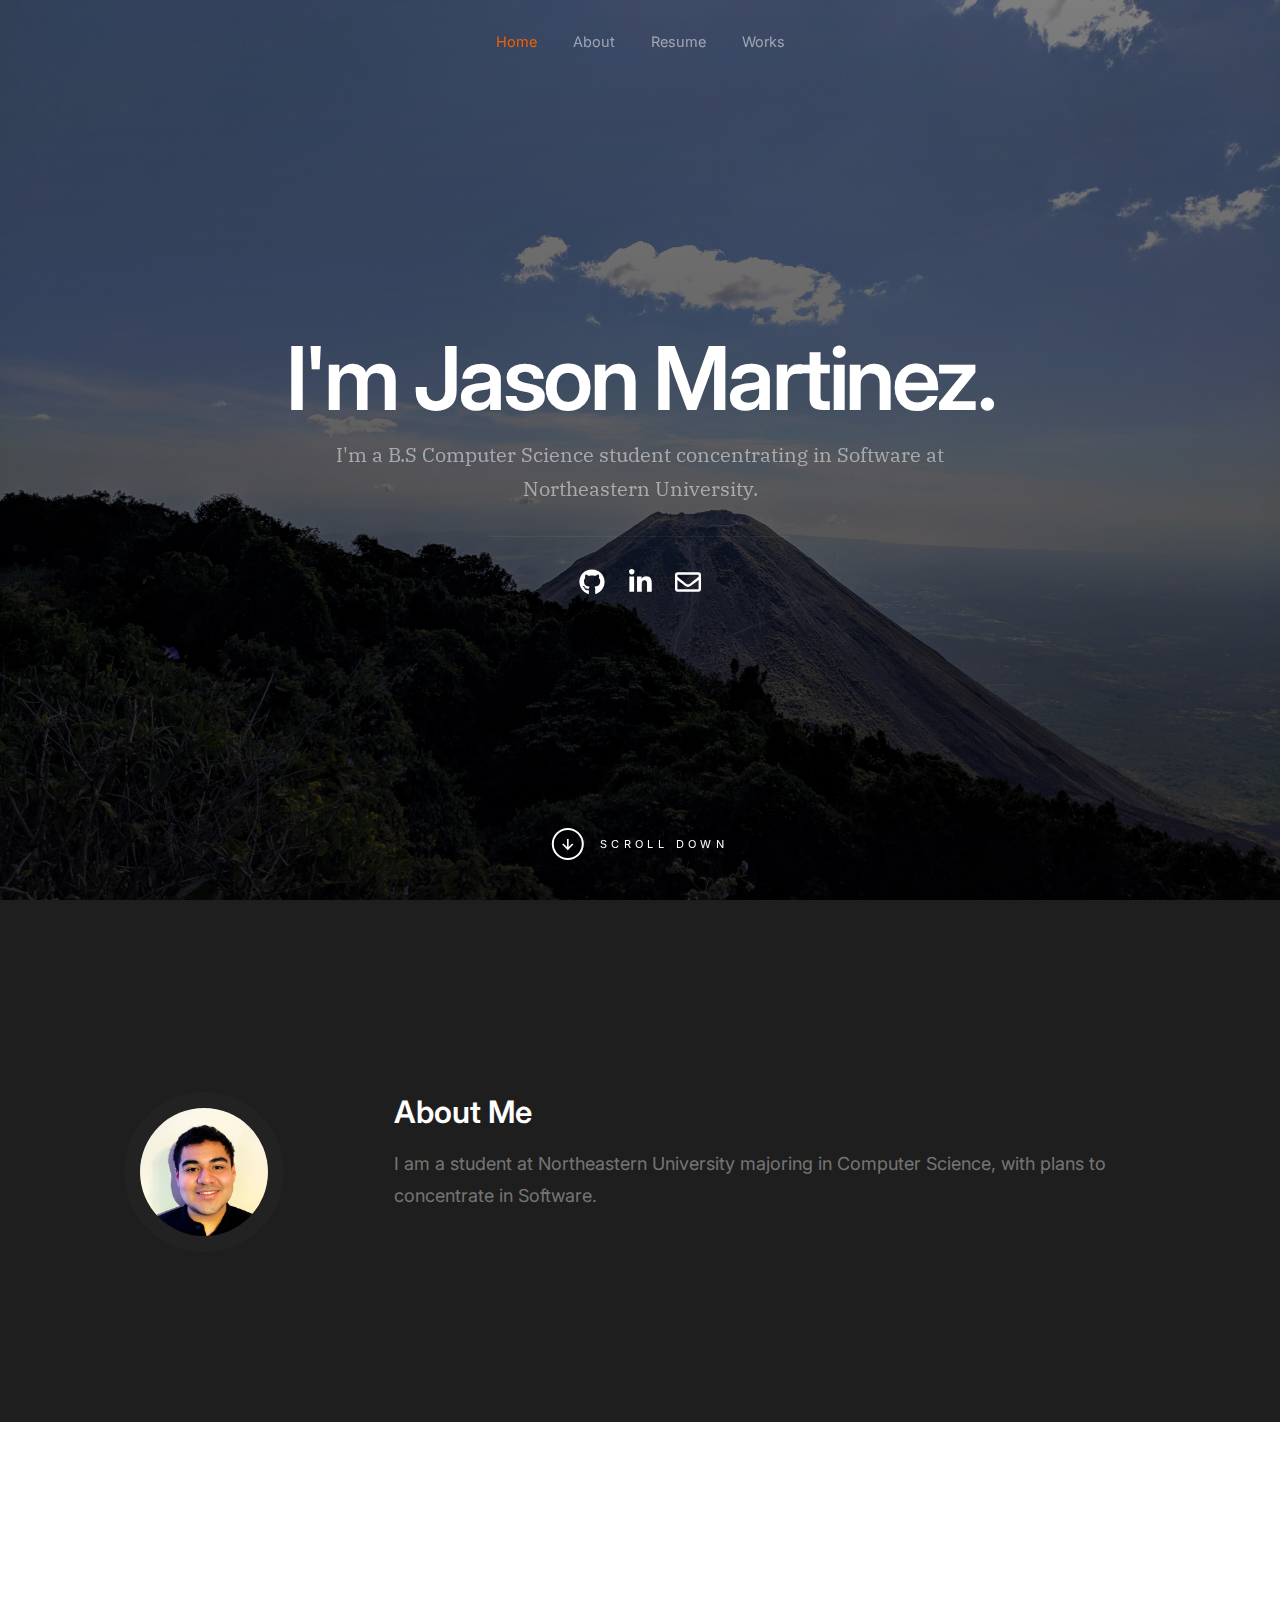
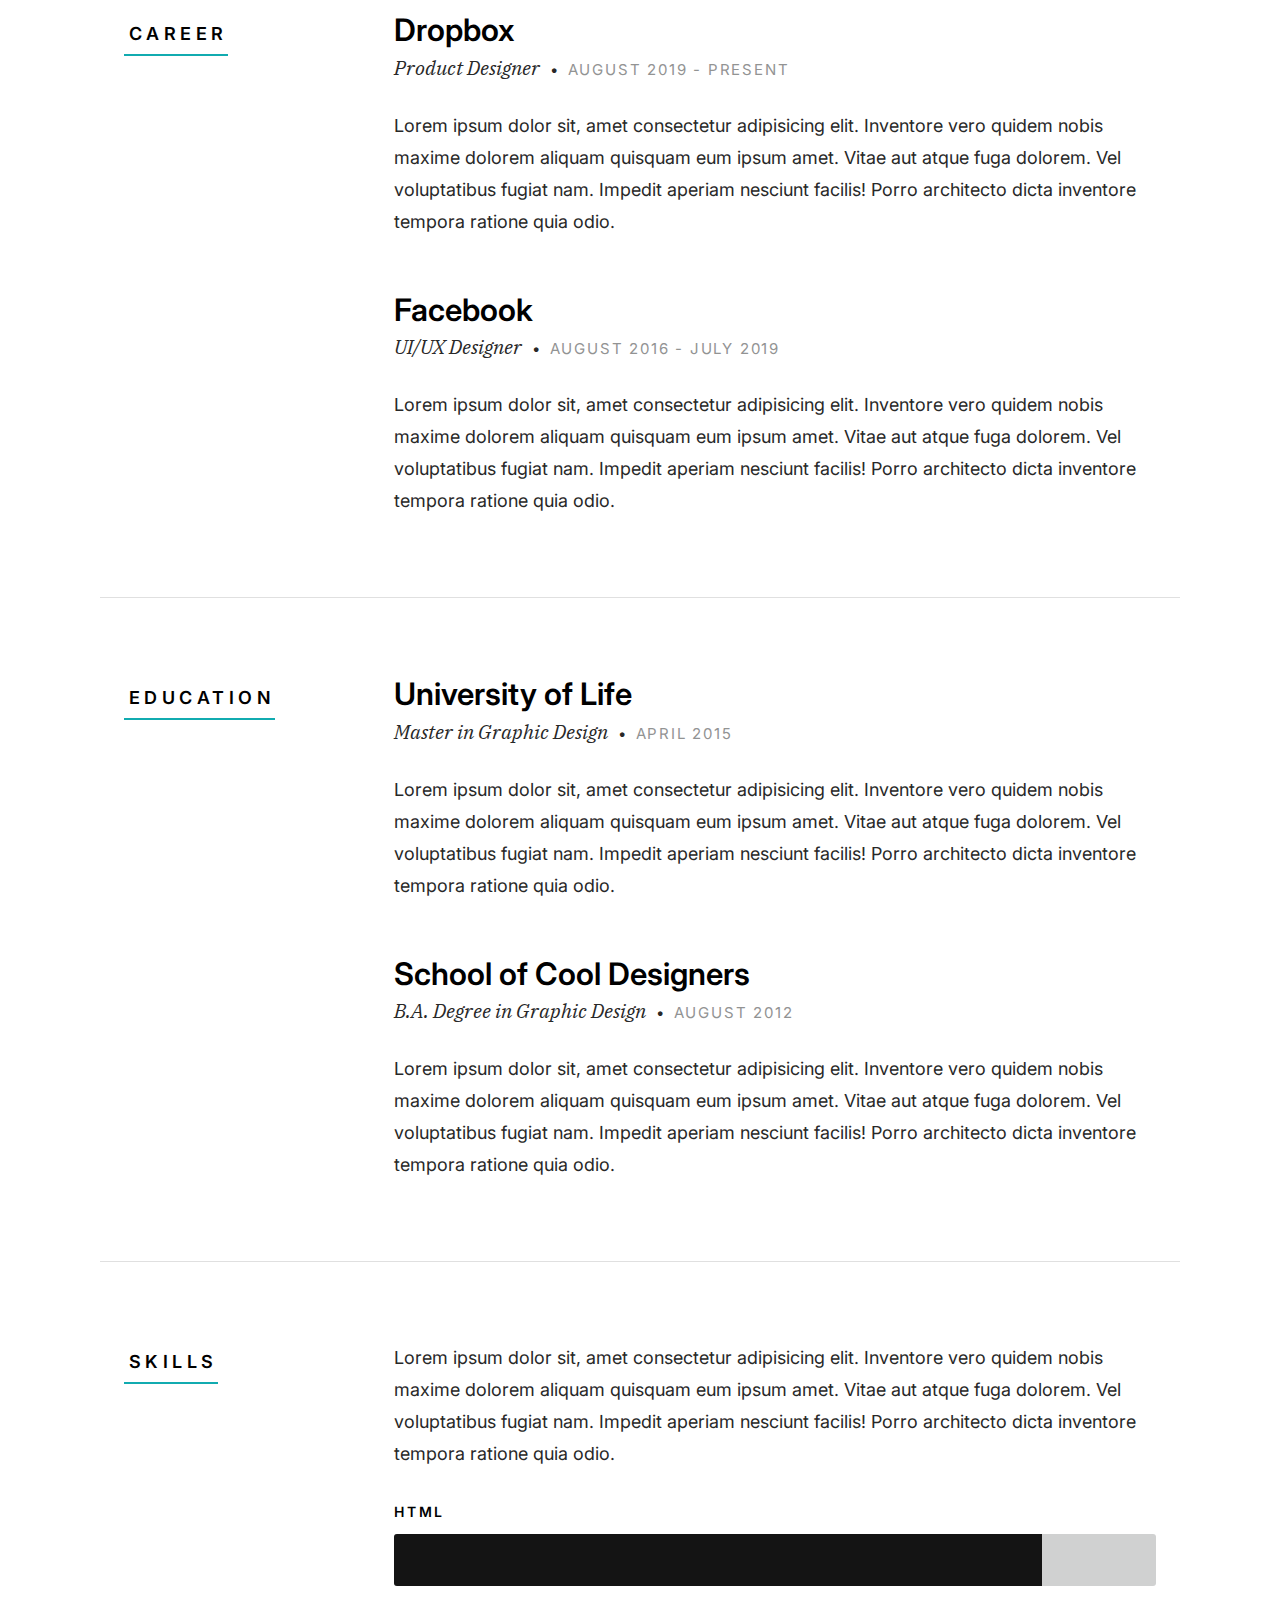
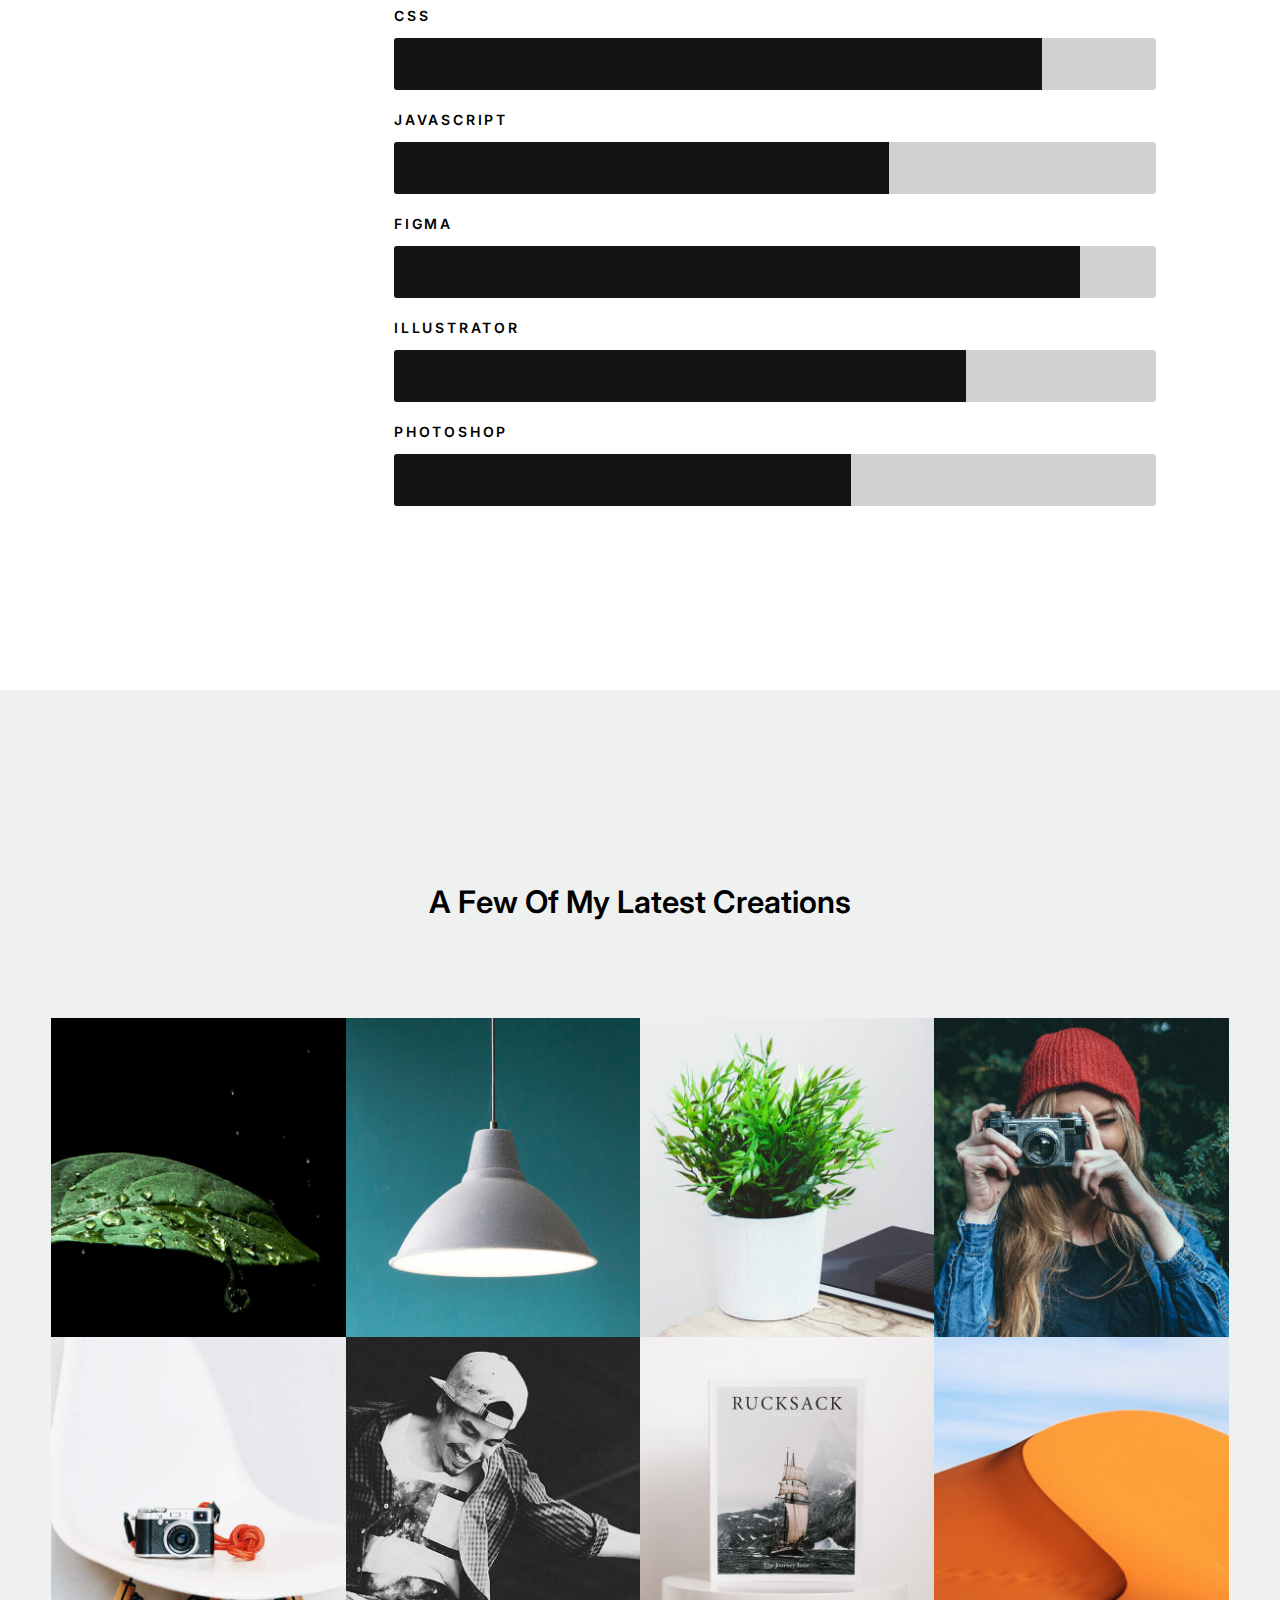
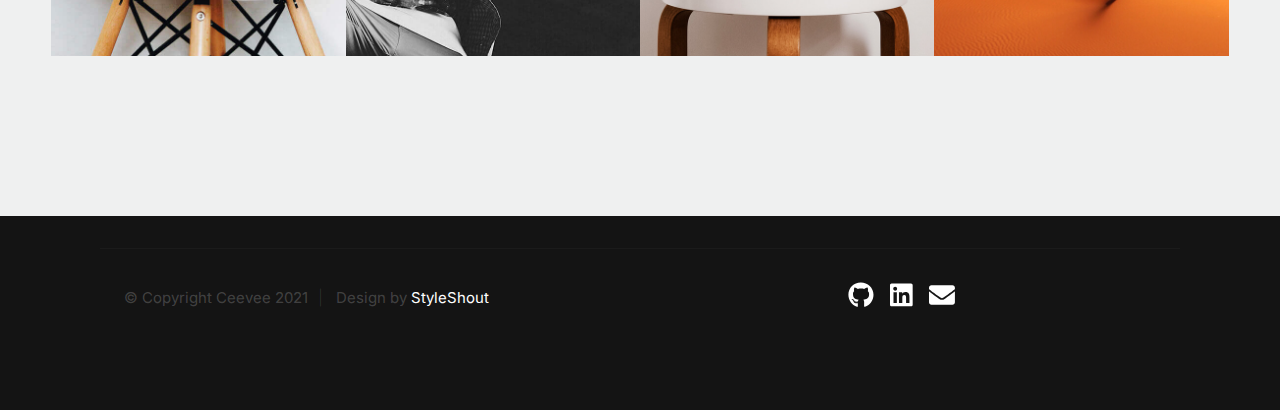
<file: index.html>
<!DOCTYPE html>
<html class="no-js" lang="en">
<head>

    <!--- basic page needs
    ================================================== -->
    <meta charset="utf-8">
    <title>Jason Martinez</title>
    <meta name="description" content="">
    <meta name="author" content="">

    <!-- mobile specific metas
    ================================================== -->
    <meta name="viewport" content="width=device-width, initial-scale=1">

    <!-- CSS
    ================================================== -->
    <link rel="stylesheet" href="css/styles.css">
    <link rel="stylesheet" href="css/vendor.css">

    <!-- script
    ================================================== -->
    <script defer src="js/vendor/fontawesome/all.min.js"></script>

    <!-- favicons
    ================================================== -->
    <link rel="apple-touch-icon" sizes="180x180" href="apple-touch-icon.png">
    <link rel="icon" type="image/png" sizes="32x32" href="favicon-32x32.png">
    <link rel="icon" type="image/png" sizes="16x16" href="favicon-16x16.png">
    <link rel="manifest" href="site.webmanifest">

</head>

<body id="top" class="ss-preload">


    <!-- preloader
    ================================================== -->
    <div id="preloader">
        <div id="loader"></div>
    </div>


    <!-- header
    ================================================== -->
    <header class="s-header">
        <div class="row s-header__nav-wrap">
            <nav class="s-header__nav">
                <ul>
                    <li class="current"><a class="smoothscroll" href="#hero">Home</a></li>
                    <li><a class="smoothscroll" href="#about">About</a></li>
                    <li><a class="smoothscroll" href="#resume">Resume</a></li>
                    <li><a class="smoothscroll" href="#portfolio">Works</a></li>
                </ul>
            </nav>
        </div> <!-- end row -->
        
        <a class="s-header__menu-toggle" href="#0" title="Menu">
            <span class="s-header__menu-icon"></span>
        </a>
    </header> <!-- end s-header -->


    <!-- hero
    ================================================== -->
    <section id="hero" class="s-hero target-section">

        <div class="s-hero__bg rellax" data-rellax-speed="-7"></div>

        <div class="row s-hero__content">
            <div class="column">

                <div class="s-hero__content-about">

                    <h1>I'm Jason Martinez.</h1>

                    <h3>
                    I'm a B.S Computer Science student concentrating in Software at Northeastern University.
                    </h3>

                    <div class="s-hero__content-social">
                        <a href="https://github.com/santateclado"><i class="fab fa-github" aria-hidden="true"></i></a>
                        <a href="https://linkedin.com/in/jason-m-0a3188233"><i class="fab fa-linkedin-in" aria-hidden="true"></i></a>
                        <a href="mailto:martinez.jas@northeastern.edu"><i class="far fa-envelope" aria-hidden="true"></i></a>
                    </div>

                </div> <!-- end s-hero__content-about -->

            </div>
        </div> <!-- s-hero__content -->

        <div class="s-hero__scroll">
            <a href="#about" class="s-hero__scroll-link smoothscroll">
                <span class="scroll-arrow">
                    <svg xmlns="http://www.w3.org/2000/svg" width="24" height="24" viewBox="0 0 24 24" style="fill:rgba(0, 0, 0, 1);transform:;-ms-filter:"><path d="M18.707 12.707L17.293 11.293 13 15.586 13 6 11 6 11 15.586 6.707 11.293 5.293 12.707 12 19.414z"></path></svg>
                </span>
                <span class="scroll-text">Scroll Down</span>
            </a>
        </div> <!-- s-hero__scroll -->

    </section> <!-- end s-hero -->


    <!-- about
    ================================================== -->
    <section id="about" class="s-about target-section">

        <div class="row">
            <div class="column large-3 tab-12">
                <img class="s-about__pic" src="images/me.jpeg" alt="">
            </div>
            <div class="column large-9 tab-12 s-about__content">
                <h3>About Me</h3>
                <p>
                    I am a student at Northeastern University majoring in Computer Science, with plans to concentrate in Software.       
                </p>
            </div>
        </div> <!-- end row -->

    </section> <!-- end s-about -->


    <!-- resume
    ================================================== -->
    <section id="resume" class="s-resume target-section">
        
        <div class="row s-resume__section">
            <div class="column large-3 tab-12">
                <h3 class="section-header-allcaps">Career</h3>
            </div>
            <div class="column large-9 tab-12">
                <div class="resume-block">

                    <div class="resume-block__header">
                        <h4 class="h3">Dropbox</h4>
                        <p class="resume-block__header-meta">
                            <span>Product Designer</span> 
                            <span class="resume-block__header-date">
                                August 2019 - Present
                            </span>
                        </p>
                    </div>

                    <p>
                    Lorem ipsum dolor sit, amet consectetur adipisicing elit. Inventore 
                    vero quidem nobis maxime dolorem aliquam quisquam eum ipsum amet. Vitae 
                    aut atque fuga dolorem. Vel voluptatibus fugiat nam. Impedit aperiam 
                    nesciunt facilis! Porro architecto dicta inventore tempora ratione quia odio.
                    </p>

                </div> <!-- end resume-block -->

                <div class="resume-block">

                    <div class="resume-block__header">
                        <h4 class="h3">Facebook</h4>
                        <p class="resume-block__header-meta">
                            <span>UI/UX Designer</span> 
                            <span class="resume-block__header-date">
                                August 2016 - July 2019
                            </span>
                        </p>
                    </div>

                    <p>
                    Lorem ipsum dolor sit, amet consectetur adipisicing elit. Inventore 
                    vero quidem nobis maxime dolorem aliquam quisquam eum ipsum amet. Vitae 
                    aut atque fuga dolorem. Vel voluptatibus fugiat nam. Impedit aperiam 
                    nesciunt facilis! Porro architecto dicta inventore tempora ratione quia odio.
                    </p>

                </div> <!-- end resume-block -->
            </div>
        </div> <!-- s-resume__section -->


        <div class="row s-resume__section">
            <div class="column large-3 tab-12">
                <h3 class="section-header-allcaps">Education</h3>
            </div>
            <div class="column large-9 tab-12">
                <div class="resume-block">

                    <div class="resume-block__header">
                        <h4 class="h3">University of Life</h4>
                        <p class="resume-block__header-meta">
                            <span>Master in Graphic Design</span> 
                            <span class="resume-block__header-date">
                                April 2015
                            </span>
                        </p>
                    </div>

                    <p>
                    Lorem ipsum dolor sit, amet consectetur adipisicing elit. Inventore 
                    vero quidem nobis maxime dolorem aliquam quisquam eum ipsum amet. Vitae 
                    aut atque fuga dolorem. Vel voluptatibus fugiat nam. Impedit aperiam 
                    nesciunt facilis! Porro architecto dicta inventore tempora ratione quia odio.
                    </p>

                </div> <!-- end resume-block -->

                <div class="resume-block">

                    <div class="resume-block__header">
                        <h4 class="h3">School of Cool Designers</h4>
                        <p class="resume-block__header-meta">
                            <span>B.A. Degree in Graphic Design</span> 
                            <span class="resume-block__header-date">
                                August 2012
                            </span>
                        </p>
                    </div>

                    <p>
                    Lorem ipsum dolor sit, amet consectetur adipisicing elit. Inventore 
                    vero quidem nobis maxime dolorem aliquam quisquam eum ipsum amet. Vitae 
                    aut atque fuga dolorem. Vel voluptatibus fugiat nam. Impedit aperiam 
                    nesciunt facilis! Porro architecto dicta inventore tempora ratione quia odio.
                    </p>

                </div> <!-- end resume-block -->
            </div>
        </div> <!-- s-resume__section -->


        <div class="row s-resume__section">
            <div class="column large-3 tab-12">
                <h3 class="section-header-allcaps">Skills</h3>
            </div>
            <div class="column large-9 tab-12">
                <div class="resume-block">

                    <p>
                    Lorem ipsum dolor sit, amet consectetur adipisicing elit. Inventore 
                    vero quidem nobis maxime dolorem aliquam quisquam eum ipsum amet. Vitae 
                    aut atque fuga dolorem. Vel voluptatibus fugiat nam. Impedit aperiam 
                    nesciunt facilis! Porro architecto dicta inventore tempora ratione quia odio.
                    </p>

                    <ul class="skill-bars-fat">
                        <li>
                        <div class="progress percent85"></div>
                        <strong>HTML</strong>
                        </li>
                        <li>
                        <div class="progress percent85"></div>
                        <strong>CSS</strong>
                        </li>
                        <li>
                        <div class="progress percent65"></div>
                        <strong>Javascript</strong>
                        </li>
                        <li>
                        <div class="progress percent90"></div>
                        <strong>Figma</strong>
                        </li>
                        <li>
                        <div class="progress percent75"></div>
                        <strong>Illustrator</strong>
                        </li>
                        <li>
                        <div class="progress percent60"></div>
                        <strong>Photoshop</strong>
                        </li>
                    </ul>

                </div> <!-- end resume-block -->

            </div>
        </div> <!-- s-resume__section -->

    </section> <!-- end s-resume -->


    <!-- portfolio
    ================================================== -->
    <section id="portfolio" class="s-portfolio target-section">

        <div class="row s-portfolio__header">
            <div class="column large-12">
                <h3>A Few Of My Latest Creations</h3>
            </div>
        </div>

        <div class="row collapse block-large-1-4 block-medium-1-3 block-tab-1-2 block-500-stack folio-list">

            <div class="column folio-item">
                <a href="#modal-01" class="folio-item__thumb">
                    <img src="images/portfolio/droplet.jpg" 
                         srcset="images/portfolio/droplet.jpg 1x, 
                                 images/portfolio/droplet@2x.jpg 2x" alt="">
                </a>
            </div> <!-- end folio-item -->

            <div class="column folio-item">
                <a href="#modal-02" class="folio-item__thumb">
                    <img src="images/portfolio/lamp.jpg" 
                         srcset="images/portfolio/lamp.jpg 1x, 
                                 images/portfolio/lamp@2x.jpg 2x" alt="">
                </a>
            </div> <!-- end folio-item -->

            <div class="column folio-item">
                <a href="#modal-03" class="folio-item__thumb">
                    <img src="images/portfolio/minimalismo.jpg" 
                         srcset="images/portfolio/minimalismo.jpg 1x, 
                                 images/portfolio/minimalismo@2x.jpg 2x" alt="">
                </a>
            </div> <!-- end folio-item -->

            <div class="column folio-item">
                <a href="#modal-04" class="folio-item__thumb">
                    <img src="images/portfolio/shutterbug.jpg" 
                         srcset="images/portfolio/shutterbug.jpg 1x, 
                                 images/portfolio/shutterbug@2x.jpg 2x" alt="">
                </a>
            </div> <!-- end folio-item -->

            <div class="column folio-item">
                <a href="#modal-05" class="folio-item__thumb">
                    <img src="images/portfolio/fuji.jpg" 
                         srcset="images/portfolio/fuji.jpg 1x, 
                                 images/portfolio/fuji@2x.jpg 2x" alt="">
                </a>
            </div> <!-- end folio-item -->

            <div class="column folio-item">
                <a href="#modal-06" class="folio-item__thumb">
                    <img src="images/portfolio/skaterboy.jpg" 
                         srcset="images/portfolio/skaterboy.jpg 1x, 
                                 images/portfolio/skaterboy@2x.jpg 2x" alt="">
                </a>
            </div> <!-- end folio-item -->

            <div class="column folio-item">
                <a href="#modal-07" class="folio-item__thumb">
                    <img src="images/portfolio/rucksack.jpg" 
                         srcset="images/portfolio/rucksack.jpg 1x, 
                                 images/portfolio/rucksack@2x.jpg 2x" alt="">
                </a>
            </div> <!-- end folio-item -->

            <div class="column folio-item">
                <a href="#modal-08" class="folio-item__thumb">
                    <img src="images/portfolio/sanddunes.jpg" 
                         srcset="images/portfolio/sanddunes.jpg 1x, 
                                 images/portfolio/sanddunes@2x.jpg 2x" alt="">
                </a>
            </div> <!-- end folio-item -->

        </div> <!-- end folio-list -->


        <!-- Modal Templates Popup
        =========================================================== -->
        <div id="modal-01" hidden>
            <div class="modal-popup">
                <img src="images/portfolio/gallery/g-droplet.jpg" alt="" />
    
                <div class="modal-popup__desc">
                    <h5>Droplet</h5>
                    <p>Odio soluta enim quos sit asperiores rerum rerum repudiandae cum. Vel voluptatem alias qui assumenda iure et expedita voluptatem. Ratione officiis quae.</p>
                    <ul class="modal-popup__cat">
                        <li>Branding</li>
                        <li>Product Design</li>
                    </ul>
                </div>
    
                <a href="https://www.behance.net/" class="modal-popup__details">Project link</a>
            </div>
        </div> <!-- end modal -->

        <div id="modal-02" hidden>
            <div class="modal-popup">
                <img src="images/portfolio/gallery/g-lamp.jpg" alt="" />
    
                <div class="modal-popup__desc">
                    <h5>The Lamp</h5>
                    <p>Proin gravida nibh vel velit auctor aliquet. Aenean sollicitudin, lorem quis bibendum auctor, nisi elit consequat ipsum, nec sagittis sem nibh id elit.</p>
                    <ul class="modal-popup__cat">
                        <li>Branding</li>
                    </ul>
                </div>
    
                <a href="https://www.behance.net/" class="modal-popup__details">Project link</a>
            </div>
        </div> <!-- end modal -->

        <div id="modal-03" hidden>
            <div class="modal-popup">
                <img src="images/portfolio/gallery/g-minimalismo.jpg" alt="" />
    
                <div class="modal-popup__desc">
                    <h5>Minimalismo</h5>
                    <p>Exercitationem reprehenderit quod explicabo consequatur aliquid ut magni ut. Deleniti quo corrupti illum velit eveniet ratione necessitatibus ipsam mollitia.</p>
                    <ul class="modal-popup__cat">
                        <li>Product Design</li>
                    </ul>
                </div>
    
                <a href="https://www.behance.net/" class="modal-popup__details">Project link</a>
            </div>
        </div> <!-- end modal -->

        <div id="modal-04" hidden>
            <div class="modal-popup">
                <img src="images/portfolio/gallery/g-shutterbug.jpg" alt="" />
    
                <div class="modal-popup__desc">
                    <h5>Shutterbug</h5>
                    <p>Dolores velit qui quos nobis. Aliquam delectus voluptas quos possimus non voluptatem voluptas voluptas. Est doloribus eligendi porro doloribus voluptatum.</p>
                    <ul class="modal-popup__cat">
                        <li>E-Commerce</li>
                    </ul>
                </div>
    
                <a href="https://www.behance.net/" class="modal-popup__details">Project link</a>
            </div>
        </div> <!-- end modal -->

        <div id="modal-05" hidden>
            <div class="modal-popup">

                <img src="images/portfolio/gallery/g-fuji.jpg" alt="" />
    
                <div class="modal-popup__desc">
                    <h5>Fuji</h5>
                    <p>Proin gravida nibh vel velit auctor aliquet. Aenean sollicitudin, lorem quis bibendum auctor, nisi elit consequat ipsum, nec sagittis sem nibh id elit.</p>
                    <ul class="modal-popup__cat">
                        <li>Product Design</li>
                    </ul>
                </div>
    
                <a href="https://www.behance.net/" class="modal-popup__details">Project link</a>
            </div>
        </div> <!-- end modal -->

        <div id="modal-06" hidden>
            <div class="modal-popup">
                <img src="images/portfolio/gallery/g-skaterboy.jpg" alt="" />
    
                <div class="modal-popup__desc">
                    <h5>Skaterboy</h5>
                    <p>Quisquam vel libero consequuntur autem voluptas. Qui aut vero. Omnis fugit mollitia cupiditate voluptas. Aenean sollicitudin, lorem quis bibendum auctor.</p>
                    <ul class="modal-popup__cat">
                        <li>Branding</li>
                        <li>Product Design</li>
                    </ul>
                </div>
    
                <a href="https://www.behance.net/" class="modal-popup__details">Project link</a>
            </div>
        </div> <!-- end modal -->

        <div id="modal-07" hidden>
            <div class="modal-popup">
                <img src="images/portfolio/gallery/g-rucksack.jpg" alt="" />
    
                <div class="modal-popup__desc">
                    <h5>Rucksack</h5>
                    <p>Odio soluta enim quos sit asperiores rerum rerum repudiandae cum. Vel voluptatem alias qui assumenda iure et expedita voluptatem. Ratione officiis quae.</p>
                    <ul class="modal-popup__cat">
                        <li>Branding</li>
                        <li>Product Design</li>
                    </ul>
                </div>
    
                <a href="https://www.behance.net/" class="modal-popup__details">Project link</a>
            </div>
        </div> <!-- end modal -->

        <div id="modal-08" hidden>
            <div class="modal-popup">
                <img src="images/portfolio/gallery/g-sanddunes.jpg" alt="" />
    
                <div class="modal-popup__desc">
                    <h5>Sand Dunes</h5>
                    <p>Proin gravida nibh vel velit auctor aliquet. Aenean sollicitudin, lorem quis bibendum auctor, nisi elit consequat ipsum, nec sagittis sem nibh id elit.</p>
                    <ul class="modal-popup__cat">
                        <li>Web Design</li>
                    </ul>
                </div>
    
                <a href="https://www.behance.net/" class="modal-popup__details">Project link</a>
            </div>
        </div> <!-- end modal -->


    </section> <!-- end s-portfolio -->
    <!-- footer
    ================================================== -->
    <footer class="s-footer">
        <div class="row">
            <div class="column large-4 medium-6 w-1000-stack s-footer__social-block">
                <ul class="s-footer__social">
                    <li><a href="#0"><i class="fab fa-github" aria-hidden="true"></i></a></li>
                    <li><a href="#0"><i class="fab fa-linkedin" aria-hidden="true"></i></a></li>
                    <li><a href="#0"><i class="fas fa-envelope" aria-hidden="true"></i></a></li>
                </ul>
            </div>

            <div class="column large-7 medium-6 w-1000-stack ss-copyright">
                <span>© Copyright Ceevee 2021</span> 
                <span>Design by <a href="https://www.styleshout.com/">StyleShout</a></span>
            </div>
        </div>

        <div class="ss-go-top">
            <a class="smoothscroll" title="Back to Top" href="#top">
                <svg xmlns="http://www.w3.org/2000/svg" viewBox="0 0 24 24"><path d="M6 4h12v2H6zm5 10v6h2v-6h5l-6-6-6 6z"/></svg>
             </a>
        </div> <!-- end ss-go-top -->
    </footer>


    <!-- Java Script
    ================================================== -->
    <script src="js/plugins.js"></script>
    <script src="js/main.js"></script>

</body>

</html>
</file>
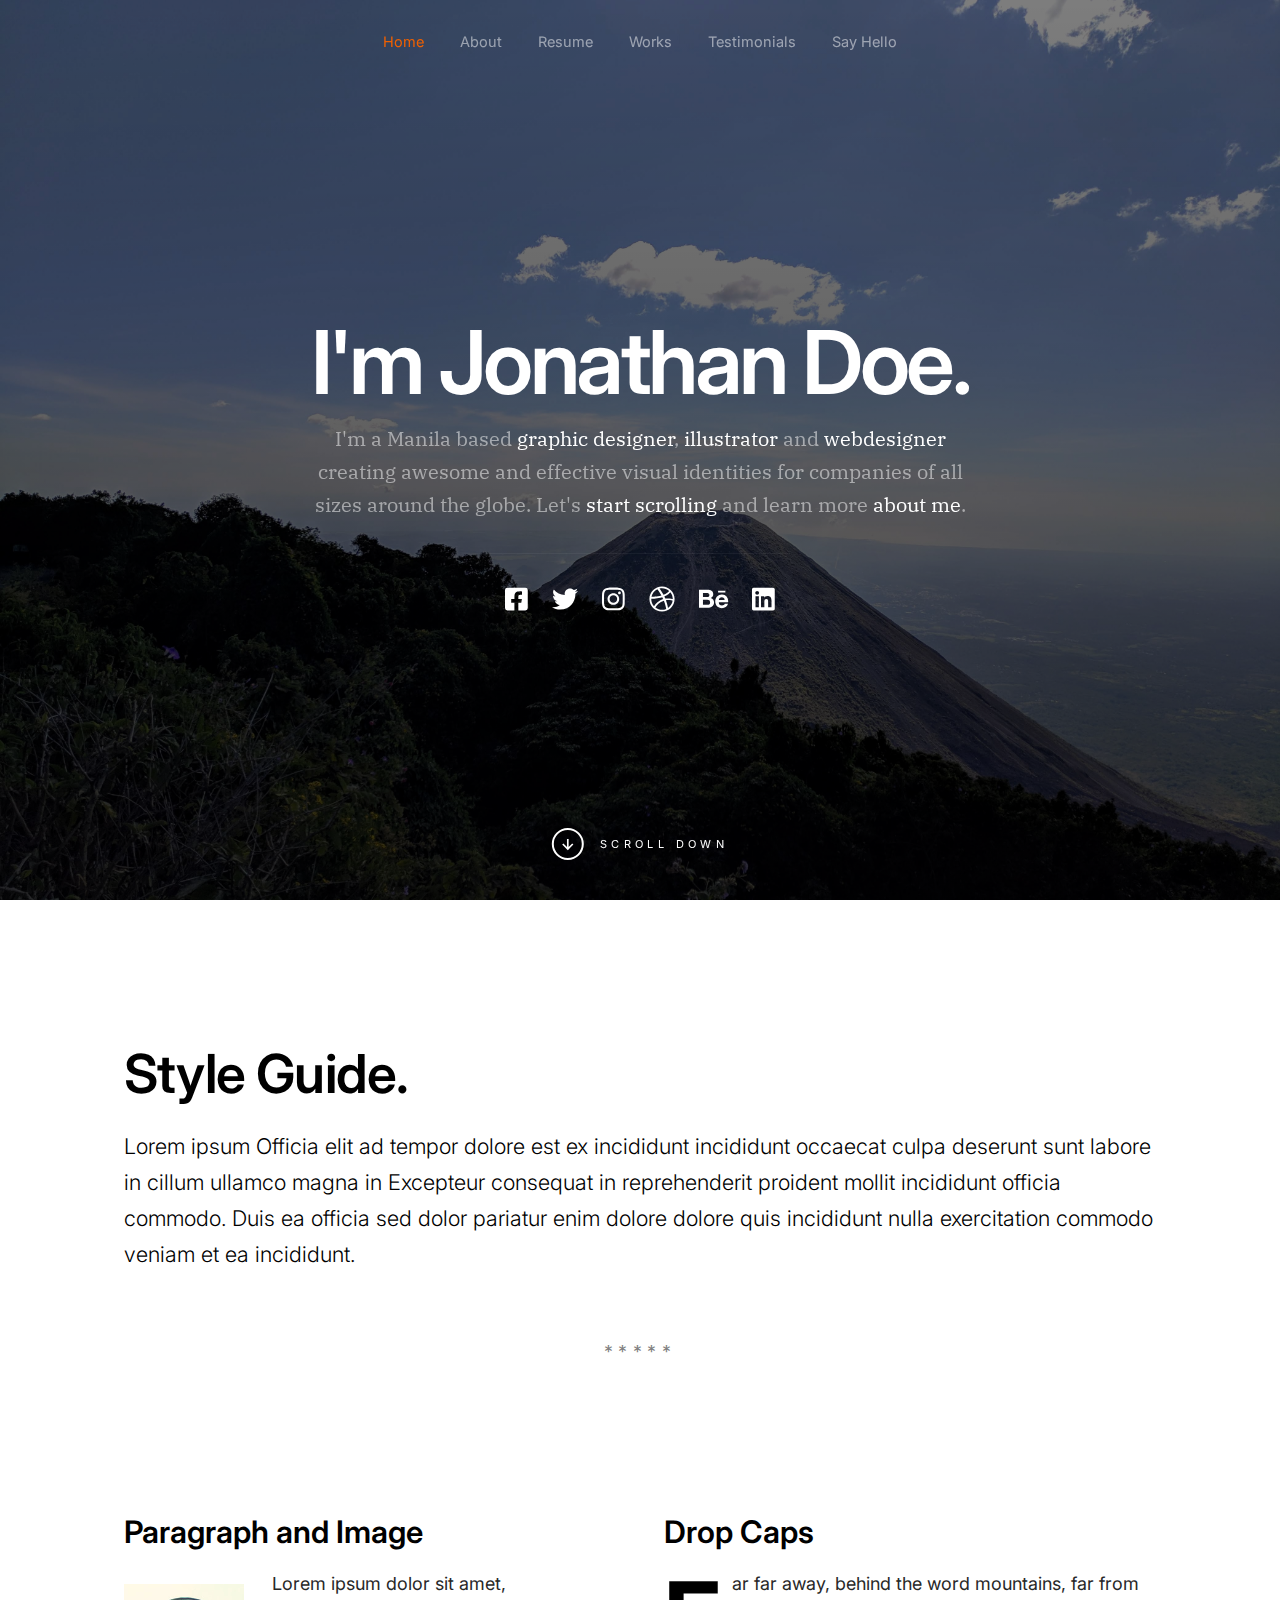
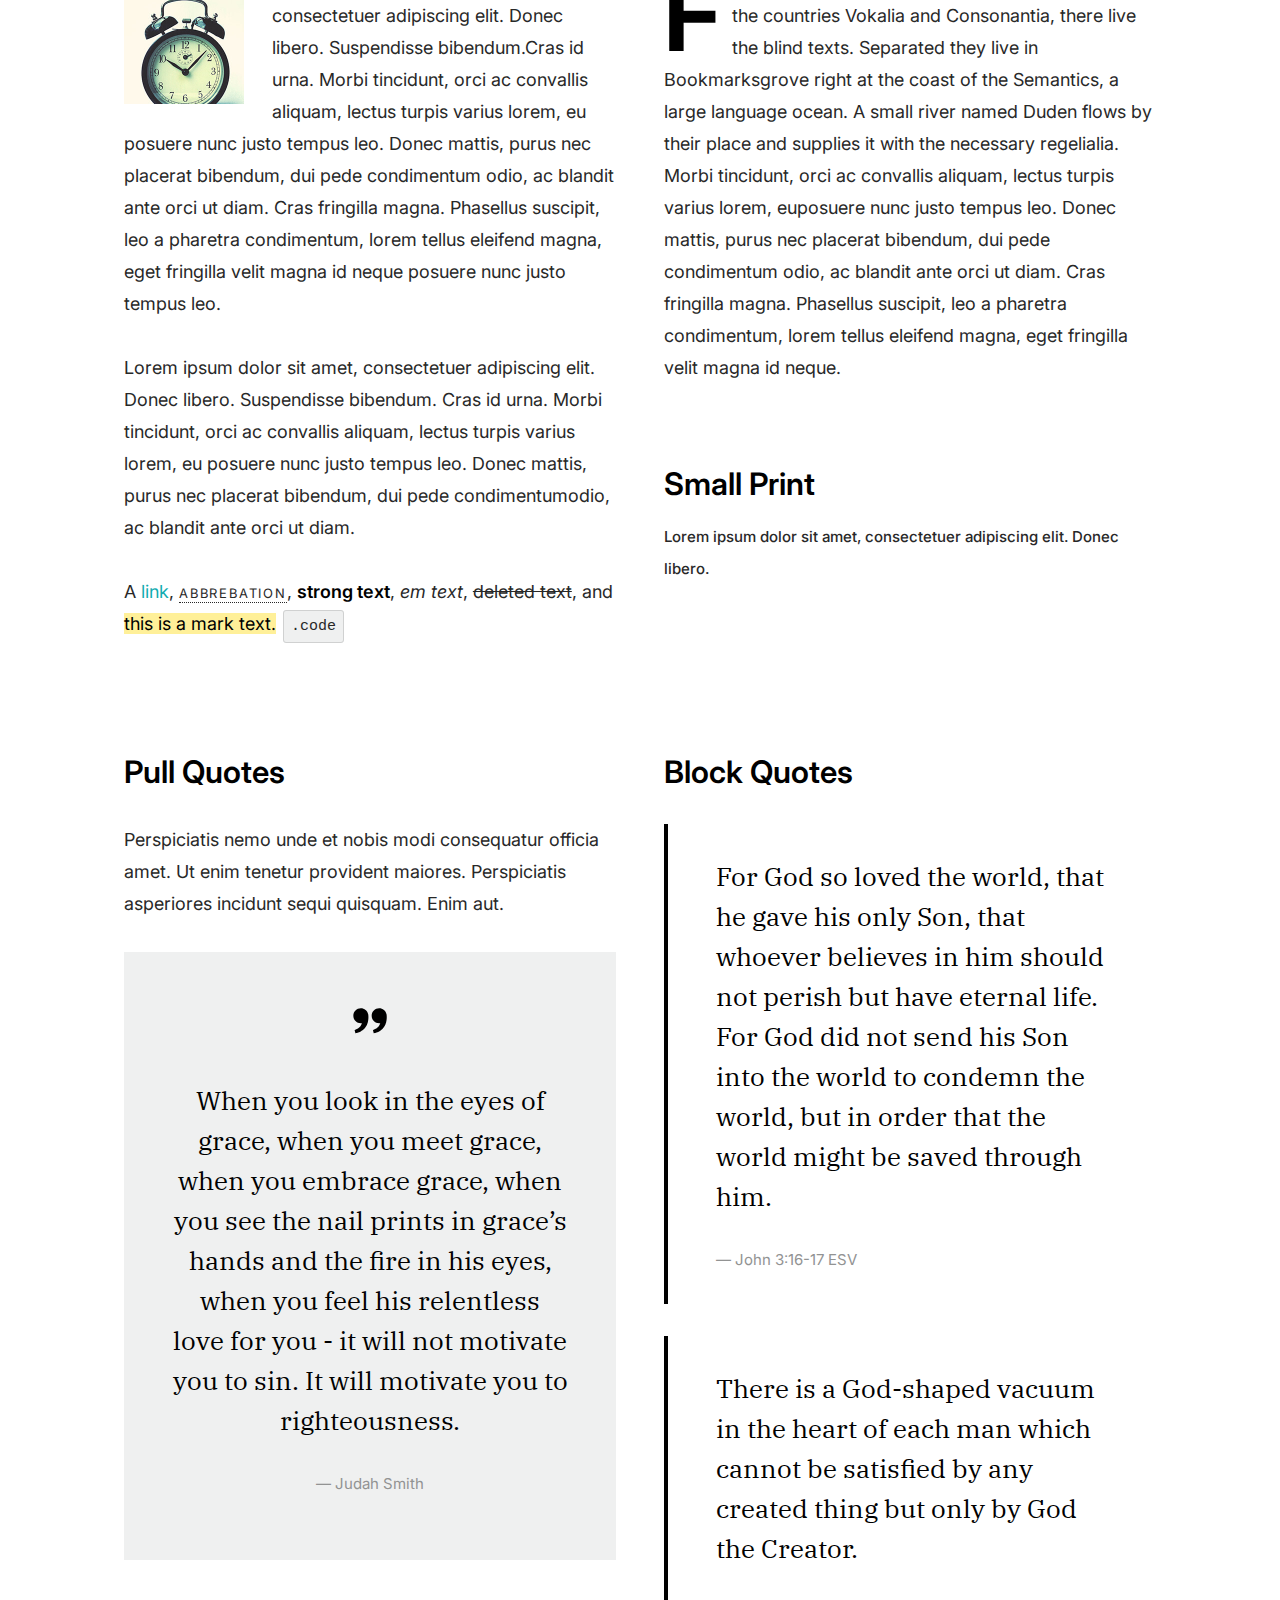
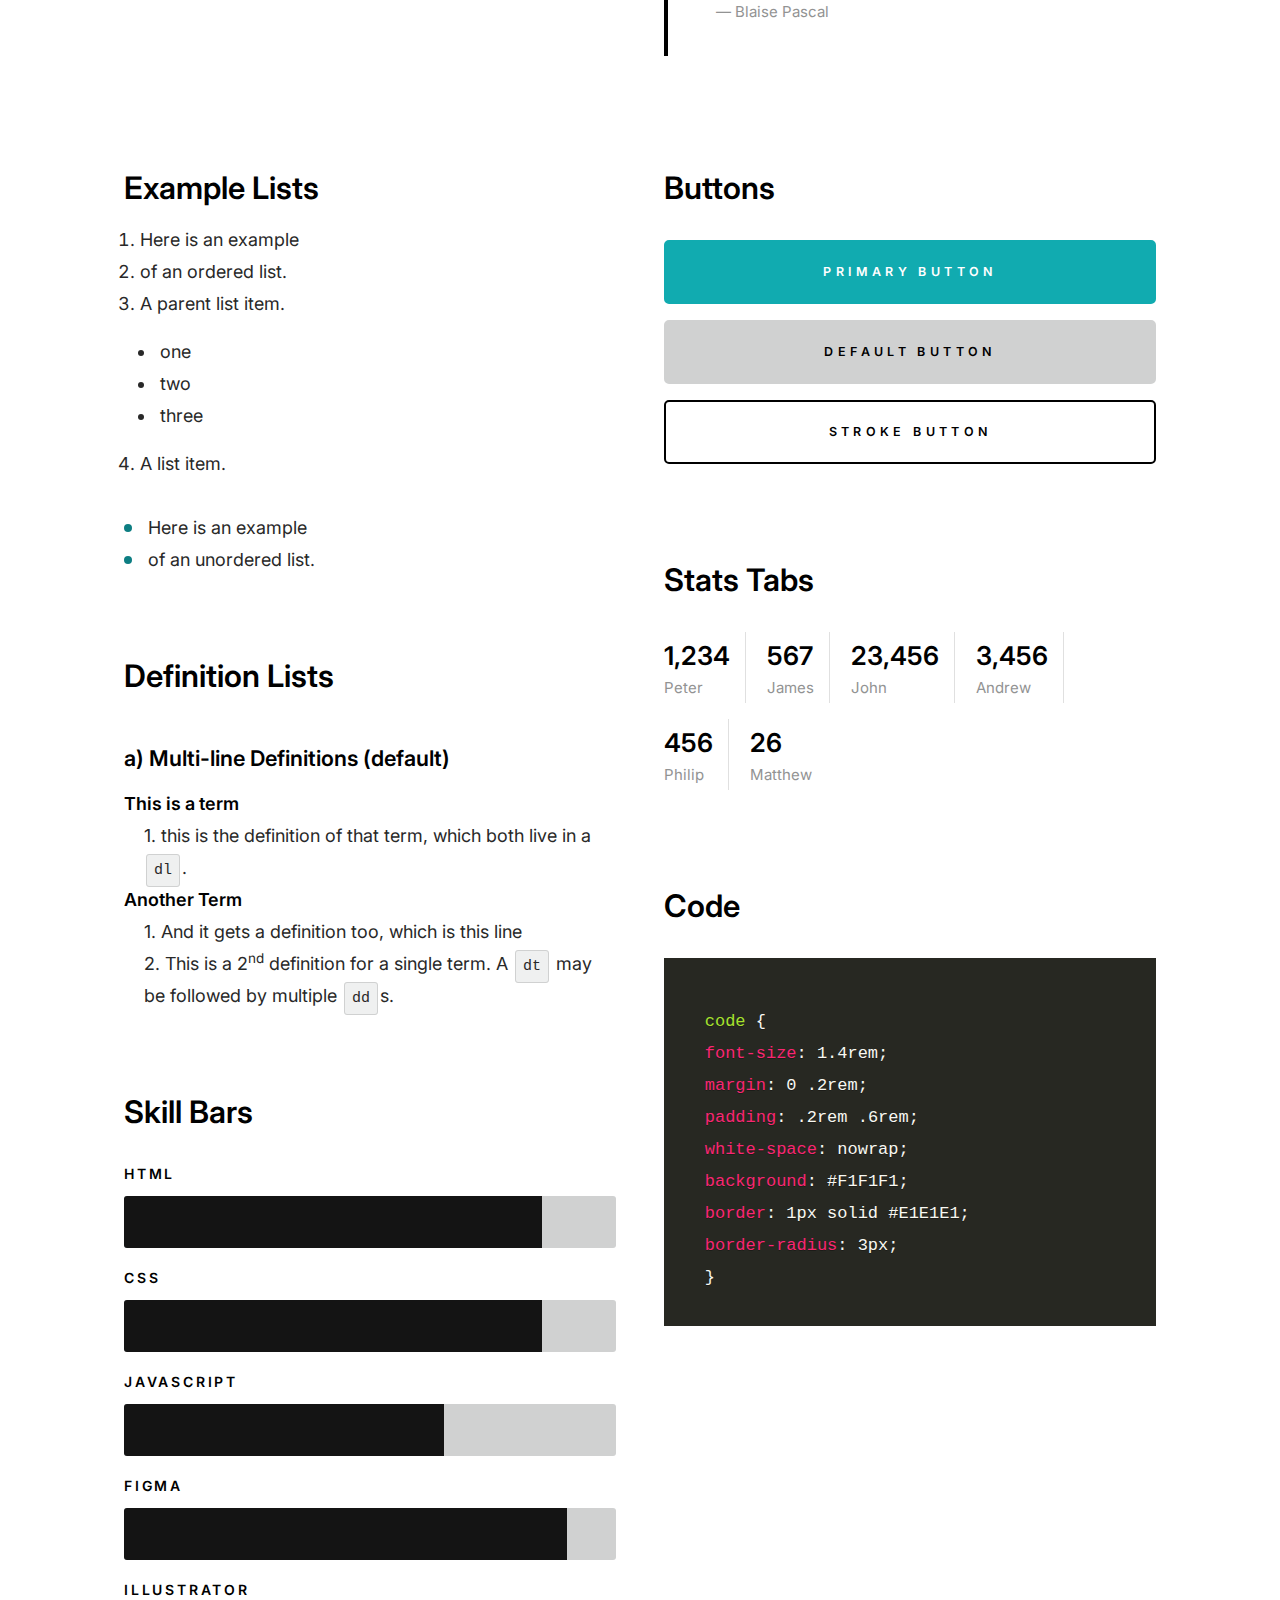
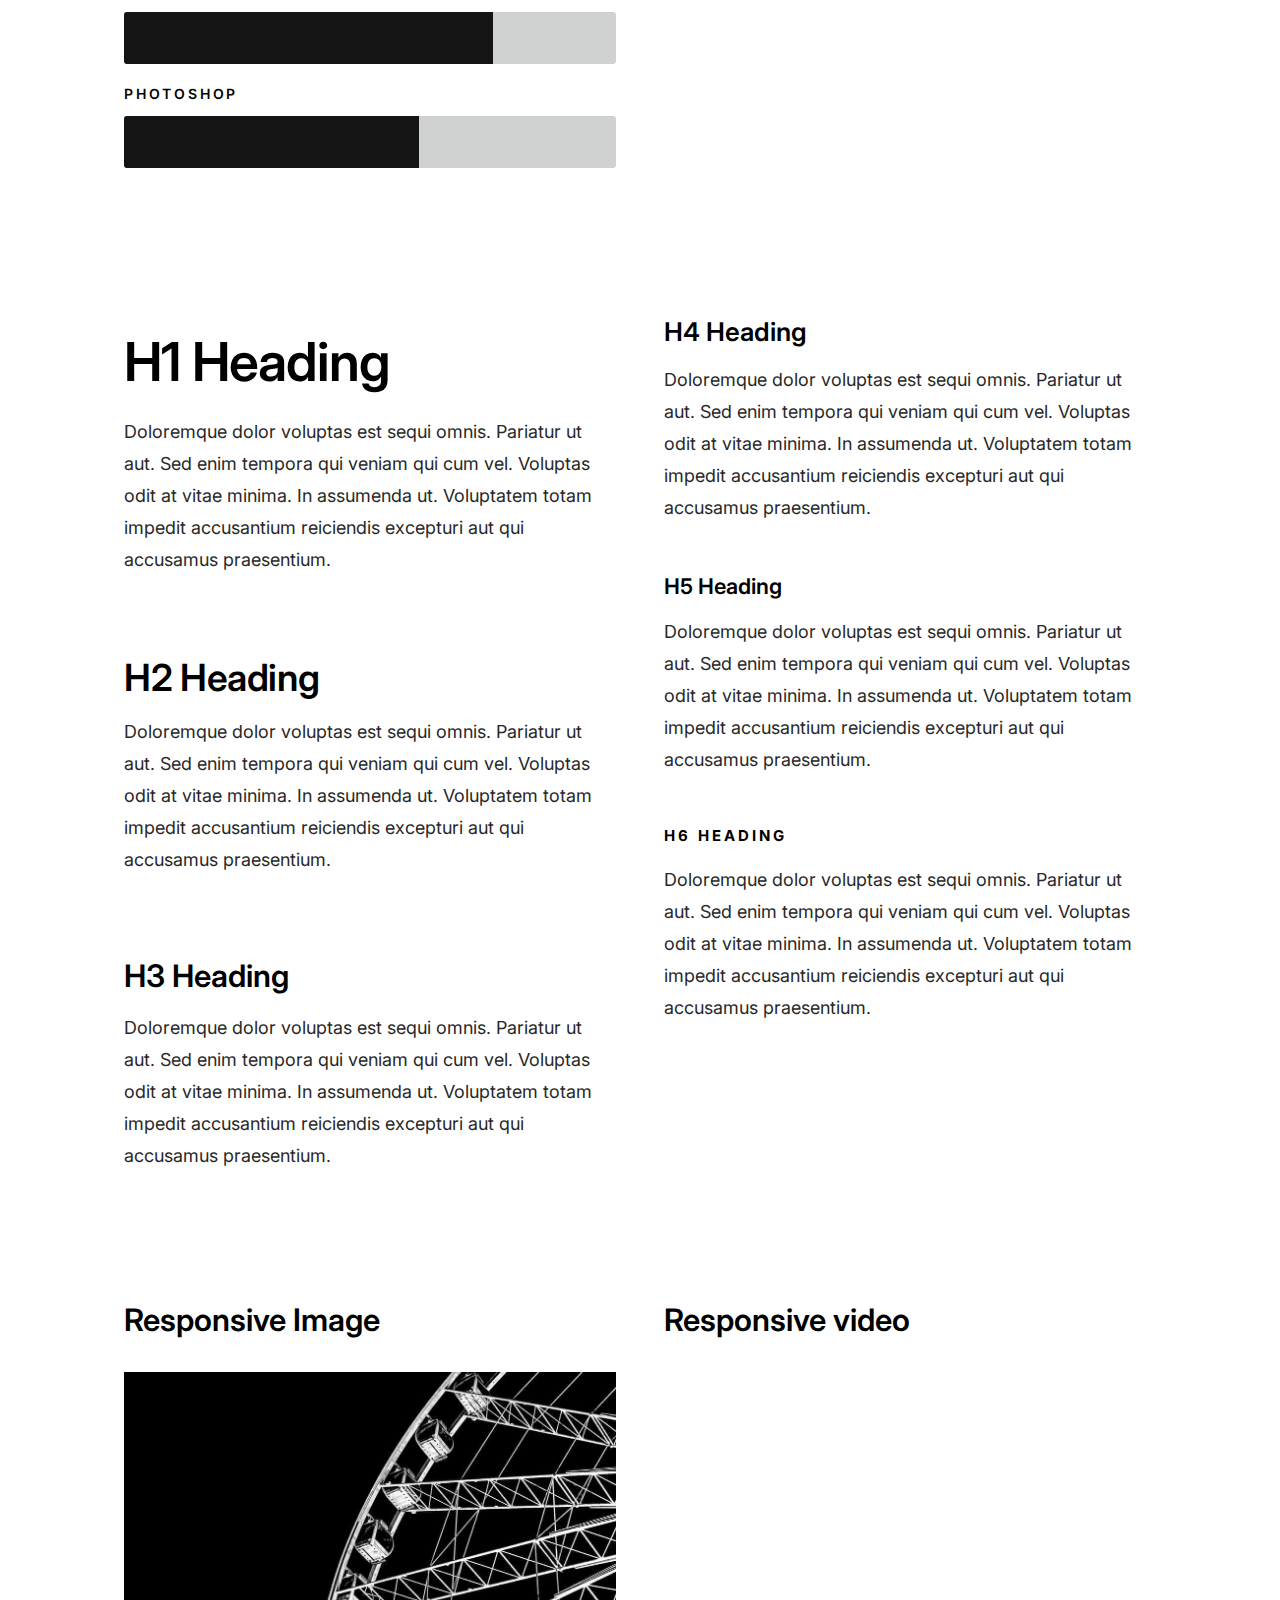
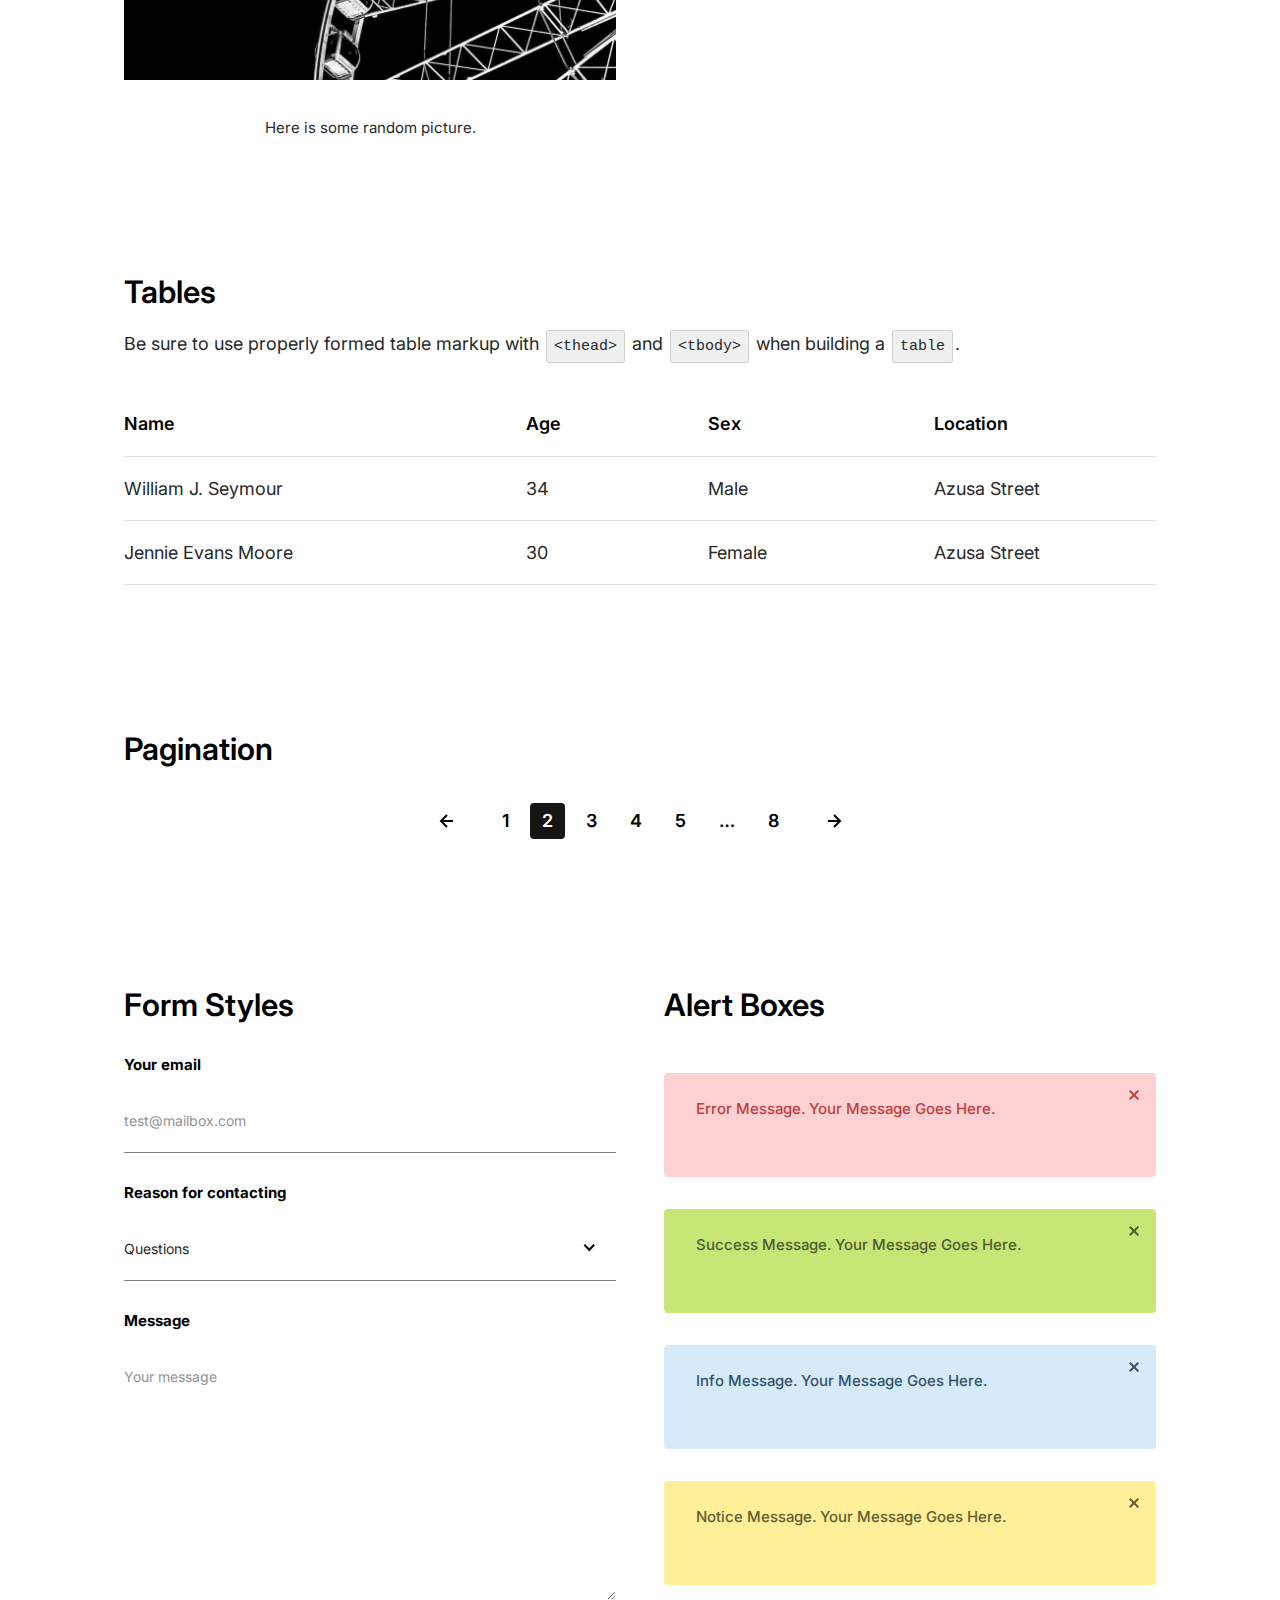
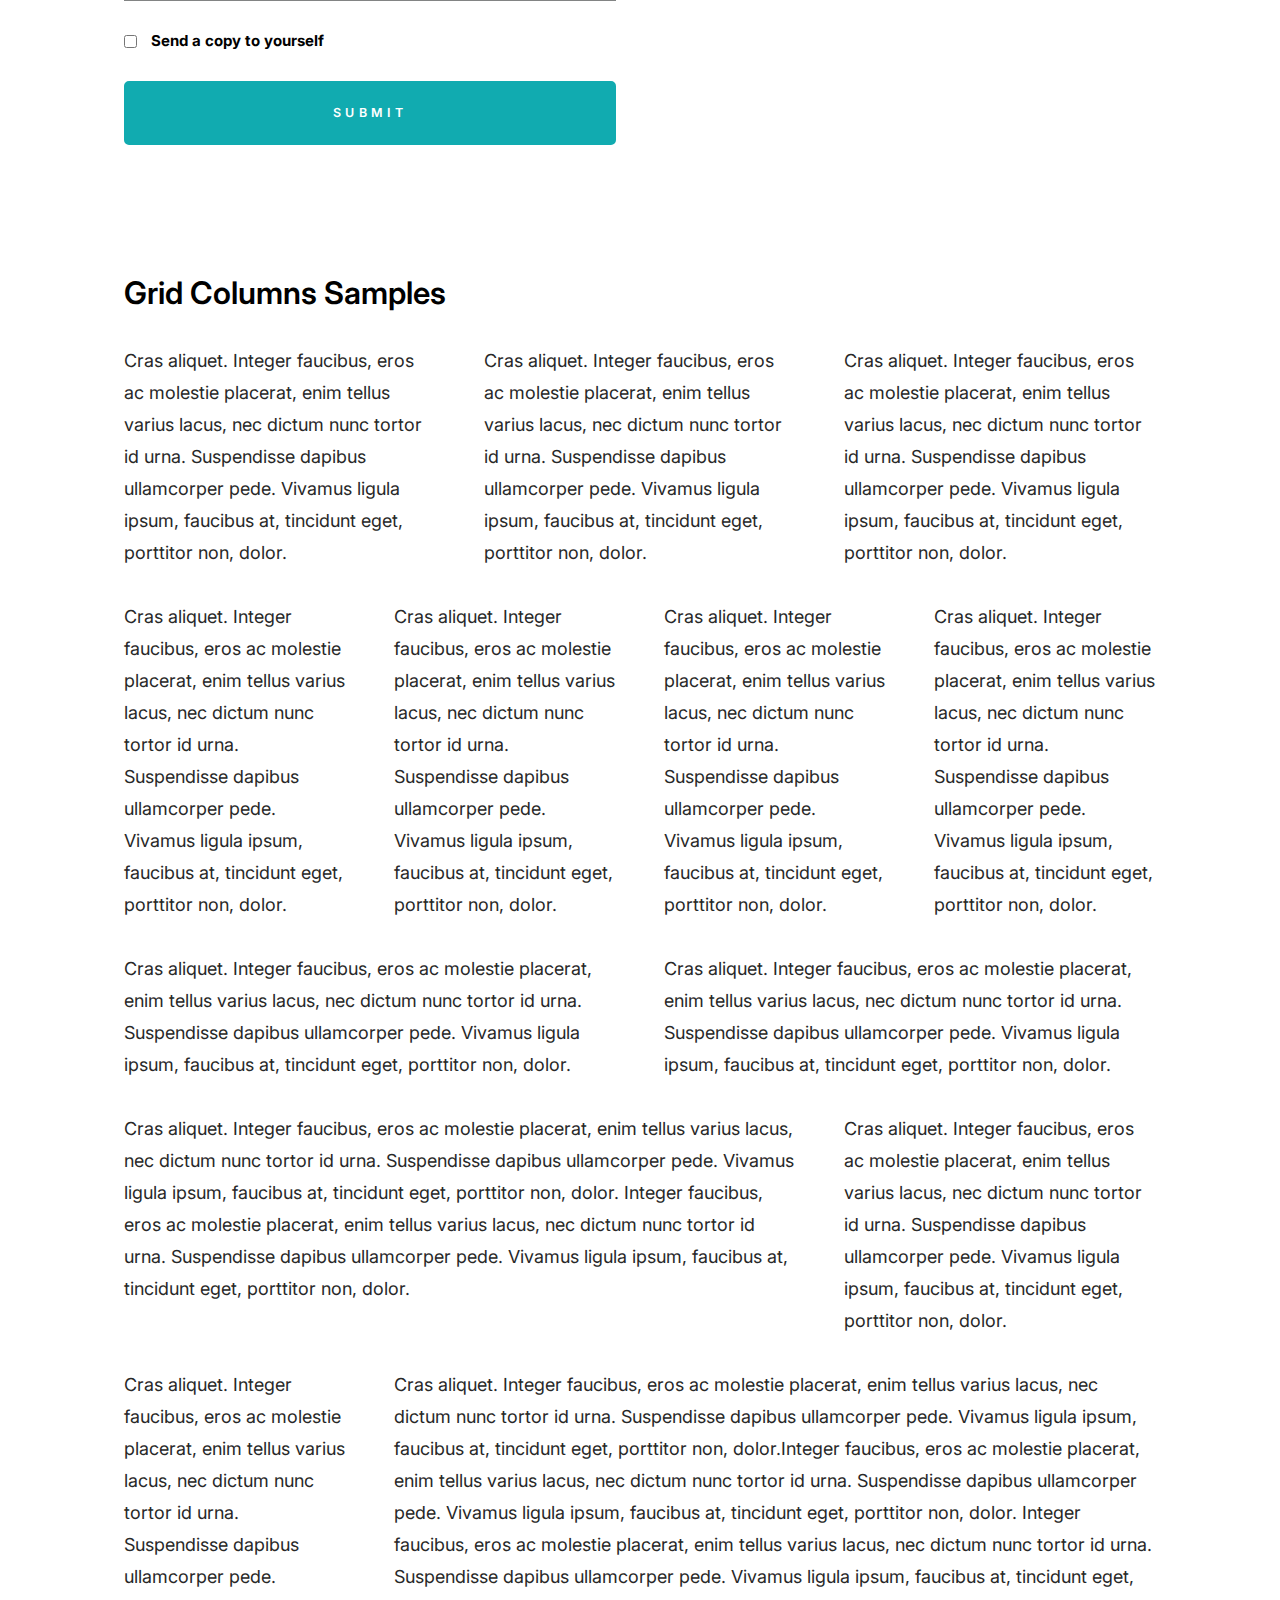
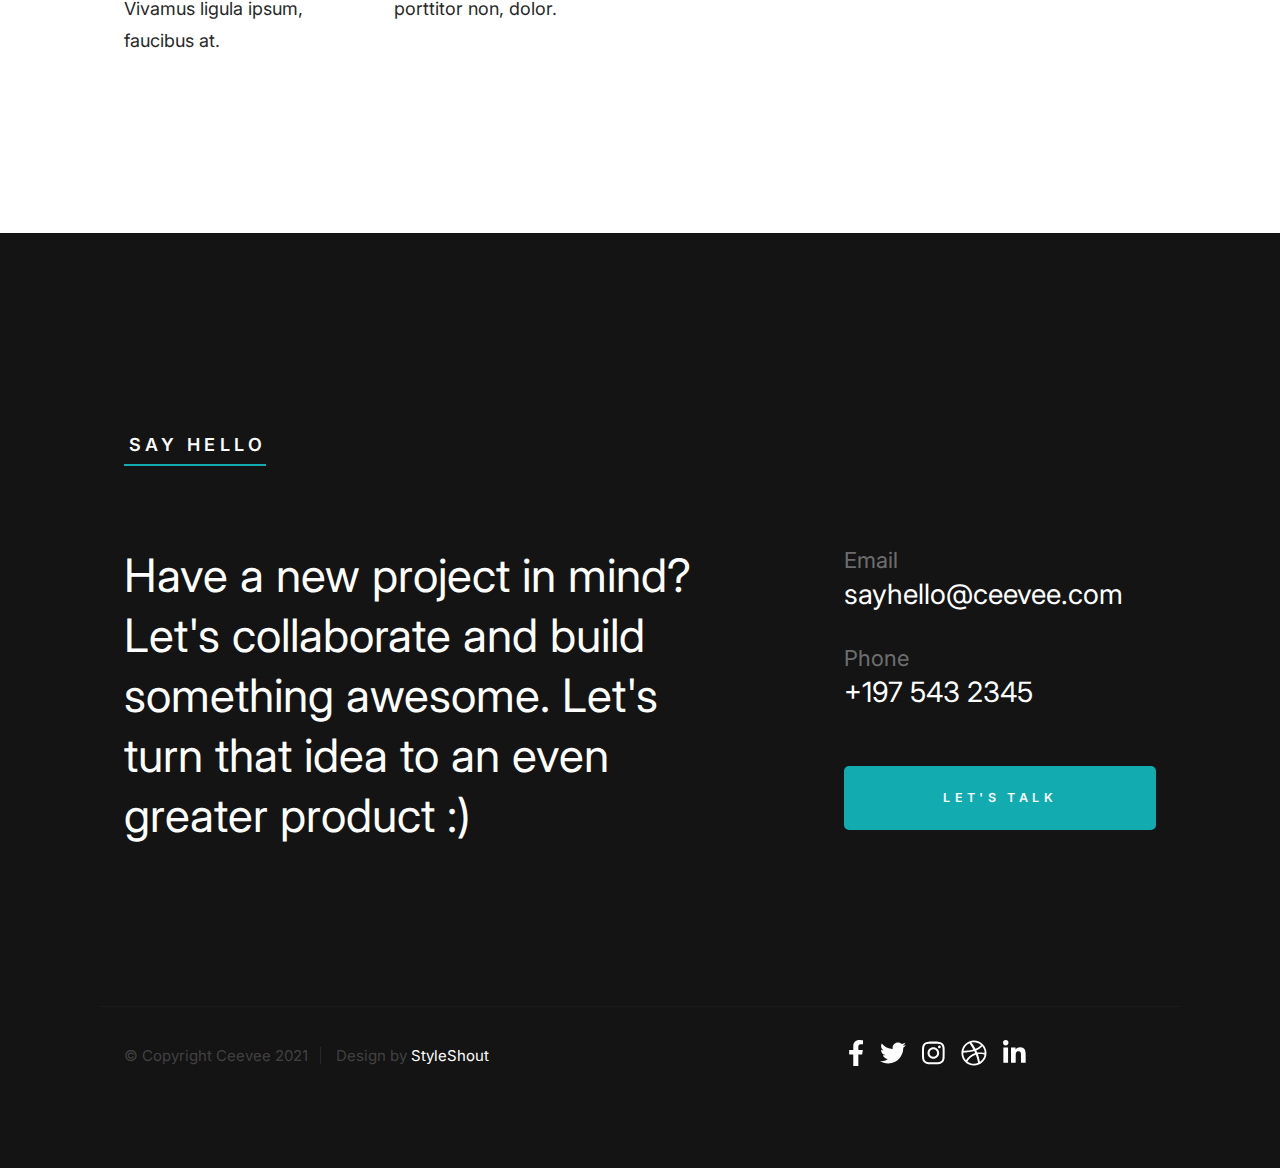
<file: styles.html>
<!DOCTYPE html>
<html class="no-js" lang="en">
<head>

    <!--- basic page needs
    ================================================== -->
    <meta charset="utf-8">
    <title>Styles - Ceevee 2.0</title>
    <meta name="description" content="">
    <meta name="author" content="">

    <!-- mobile specific metas
    ================================================== -->
    <meta name="viewport" content="width=device-width, initial-scale=1">

    <!-- CSS
    ================================================== -->
    <link rel="stylesheet" href="css/styles.css">
    <link rel="stylesheet" href="css/vendor.css">

    <style type="text/css" media="screen">
        .s-styles { 
            background-color: white;
            padding-top: calc(4.5 * var(--space));
            padding-bottom: calc(4.5 * var(--space));
            position: relative;
        }
        .s-styles .intro h1 {
            margin-top: 0;
        }
    </style>

    <!-- script
    ================================================== -->
    <script defer src="js/vendor/fontawesome/all.min.js"></script>

    <!-- favicons
    ================================================== -->
    <link rel="apple-touch-icon" sizes="180x180" href="apple-touch-icon.png">
    <link rel="icon" type="image/png" sizes="32x32" href="favicon-32x32.png">
    <link rel="icon" type="image/png" sizes="16x16" href="favicon-16x16.png">
    <link rel="manifest" href="site.webmanifest">

</head>

<body id="top" class="ss-preload">


    <!-- preloader
    ================================================== -->
    <div id="preloader">
        <div id="loader"></div>
    </div>


    <!-- header
    ================================================== -->
    <header class="s-header">
        <div class="row s-header__nav-wrap">
            <nav class="s-header__nav">
                <ul>
                    <li class="current"><a href="index.html">Home</a></li>
                    <li><a href="index.html#about">About</a></li>
                    <li><a href="index.html#resume">Resume</a></li>
                    <li><a href="index.html#portfolio">Works</a></li>
                    <li><a href="index.html#testimonials">Testimonials</a></li>
                    <li><a href="index.html#contact">Say Hello</a></li>
                </ul>
            </nav>
        </div> <!-- end row -->
        
        <a class="s-header__menu-toggle" href="#0" title="Menu">
            <span class="s-header__menu-icon"></span>
        </a>
    </header> <!-- end s-header -->


    <!-- hero
    ================================================== -->
    <section id="hero" class="s-hero target-section">

        <div class="s-hero__bg rellax" data-rellax-speed="-7"></div>

        <div class="row s-hero__content">
            <div class="column">

                <div class="s-hero__content-about">

                    <h1>I'm Jonathan Doe.</h1>

                    <h3>
                    I'm a Manila based <span>graphic designer</span>, <span>illustrator</span> and <span>webdesigner</span> creating awesome and
                    effective visual identities for companies of all sizes around the globe. Let's <a href="#about">start scrolling</a>
                    and learn more <a href="#about">about me</a>.
                    </h3>

                    <div class="s-hero__content-social">
                        <a href="#0"><i class="fab fa-facebook-square" aria-hidden="true"></i></a>
                        <a href="#0"><i class="fab fa-twitter" aria-hidden="true"></i></a>
                        <a href="#0"><i class="fab fa-instagram" aria-hidden="true"></i></a>
                        <a href="#0"><i class="fab fa-dribbble" aria-hidden="true"></i></a>
                        <a href="#0"><i class="fab fa-behance" aria-hidden="true"></i></a>
                        <a href="#0"><i class="fab fa-linkedin" aria-hidden="true"></i></a>
                    </div>

                </div> <!-- end s-hero__content-about -->

            </div>
        </div> <!-- s-hero__content -->

        <div class="s-hero__scroll">
            <a href="#styles" class="s-hero__scroll-link smoothscroll">
                <span class="scroll-arrow">
                    <svg xmlns="http://www.w3.org/2000/svg" width="24" height="24" viewBox="0 0 24 24" style="fill:rgba(0, 0, 0, 1);transform:;-ms-filter:"><path d="M18.707 12.707L17.293 11.293 13 15.586 13 6 11 6 11 15.586 6.707 11.293 5.293 12.707 12 19.414z"></path></svg>
                </span>
                <span class="scroll-text">Scroll Down</span>
            </a>
        </div> <!-- s-hero__scroll -->

    </section> <!-- end s-hero -->


    <!-- s-styles
    ================================================== -->
    <section id="styles" class="s-styles">

        <div class="row">

            <div class="column large-12 intro">

                <h1>Style Guide.</h1>

                <p class="lead">Lorem ipsum Officia elit ad tempor dolore est ex incididunt incididunt occaecat culpa deserunt 
                sunt labore in cillum ullamco magna in Excepteur consequat in reprehenderit proident mollit incididunt officia commodo.
                Duis ea officia sed dolor pariatur enim dolore dolore quis incididunt nulla exercitation commodo veniam et ea incididunt.
                </p>

                <hr class="fancy">
            </div>

        </div> <!-- end row -->

        <div class="row">

            <div class="column large-6 tab-12">

                <h3>Paragraph and Image</h3>

                <p><a href="#"><img width="120" height="120" class="h-pull-left" alt="sample-image" src="images/sample-image.jpg"></a>
                Lorem ipsum dolor sit amet, consectetuer adipiscing elit. Donec libero. Suspendisse bibendum.Cras id urna. Morbi 
                tincidunt, orci ac convallis aliquam, lectus turpis varius lorem, eu posuere nunc justo tempus leo. Donec mattis, 
                purus nec placerat bibendum, dui pede condimentum odio, ac blandit ante orci ut diam. Cras fringilla magna. 
                Phasellus suscipit, leo a pharetra condimentum, lorem tellus eleifend magna, eget fringilla velit magna id 
                neque posuere nunc justo tempus leo. </p>

                <p>
                Lorem ipsum dolor sit amet, consectetuer adipiscing elit. Donec libero. Suspendisse bibendum. Cras id urna. 
                Morbi tincidunt, orci ac convallis aliquam, lectus turpis varius lorem, eu posuere nunc justo tempus leo. 
                Donec mattis, purus nec placerat bibendum, dui pede condimentumodio, ac blandit ante orci ut diam.	
                </p>

                <p>A <a href="#">link</a>,
                <abbr title="this really isn't a very good description">abbrebation</abbr>,
                <strong>strong text</strong>,
                <em>em text</em>,
                <del>deleted text</del>, and
                <mark>this is a mark text.</mark>
                <code>.code</code>
                </p>

            </div>

            <div class="column large-6 tab-12">

                <h3>Drop Caps</h3>

                <p class="drop-cap">Far far away, behind the word mountains, far from the countries Vokalia and Consonantia,
                there live the blind texts. Separated they live in Bookmarksgrove right at the coast of the
                Semantics, a large language ocean. A small river named Duden flows by their place and supplies it with the 
                necessary regelialia. Morbi tincidunt, orci ac convallis aliquam, lectus turpis varius lorem, 
                euposuere nunc justo tempus leo. Donec mattis, purus nec placerat bibendum, dui pede condimentum odio, 
                ac blandit ante orci ut diam. Cras fringilla magna. Phasellus suscipit, leo a pharetra condimentum, 
                lorem tellus eleifend magna, eget fringilla velit magna id neque.
                </p>

                <h3>Small Print</h3>

                <p><small>Lorem ipsum dolor sit amet, consectetuer adipiscing elit. Donec libero.</small></p>

            </div>

        </div> <!-- end row -->

        <div class="row">

            <div class="column large-6 tab-12">

                <h3 class="h-add-bottom">Pull Quotes</h3>

                <p>
                Perspiciatis nemo unde et nobis modi consequatur officia amet. Ut enim 
                tenetur provident maiores. Perspiciatis asperiores incidunt sequi 
                quisquam. Enim aut. 
                </p>

                <figure class="pull-quote">
                    <blockquote>
                        <p>
                        When you look in the eyes of grace, when you meet grace, 
                        when you embrace grace, when you see the nail prints in 
                        grace’s hands and the fire in his eyes, when you feel his 
                        relentless love for you - it will not motivate you to sin. 
                        It will motivate you to righteousness.
                        </p>

                        <footer>
                            <cite>Judah Smith</cite>
                        </footer>
                    </blockquote>
                </figure>

            </div>

            <div class="column large-6 tab-12">

                <h3 class="h-add-bottom">Block Quotes</h3>

                <blockquote cite="http://where-i-got-my-info-from.com">
                    <p>
                    For God so loved the world, that he gave his only Son, that whoever believes in 
                    him should not perish but have eternal life. For God did not send his Son into 
                    the world to condemn the world, but in order that the world might be 
                    saved through him.
                    </p>

                    <footer>
                        <cite>
                            <a href="#0">John 3:16-17 ESV</a>
                        </cite>
                    </footer>

                </blockquote>

                <blockquote>
                    <p>There is a God-shaped vacuum in the heart of each man which cannot be satisfied 
                    by any created thing but only by God the Creator.</p>

                    <footer>
                        <cite>Blaise Pascal</cite>
                    </footer>

                </blockquote>

            </div>

        </div> <!-- end row -->

        <div class="row h-add-half-bottom">

            <div class="column large-6 tab-12">

                <h3>Example Lists</h3>

                <ol>
                    <li>Here is an example</li>
                    <li>of an ordered list.</li>
                    <li>A parent list item.
                        <ul>
                            <li>one</li>
                            <li>two</li>
                            <li>three</li>
                        </ul>
                        </li>
                        <li>A list item.</li>
                    </ol>

                <ul class="disc">
                    <li>Here is an example</li>
                    <li>of an unordered list.</li>
                </ul>

                <h3>Definition Lists</h3>

                <h5>a) Multi-line Definitions (default) </h5>

                <dl class="dictionary-style">
                    <dt><strong>This is a term</strong></dt>
                        <dd>this is the definition of that term, which both live in a <code>dl</code>.</dd>
                    <dt><strong>Another Term</strong></dt>
                        <dd>And it gets a definition too, which is this line</dd>
                        <dd>This is a 2<sup>nd</sup> definition for a single term. A <code>dt</code> may be followed by multiple <code>dd</code>s.</dd>
                </dl>

                <h3 class="h-add-bottom">Skill Bars</h3>

                <ul class="skill-bars-fat">
                    <li>
                    <div class="progress percent85"></div>
                    <strong>HTML</strong>
                    </li>
                    <li>
                    <div class="progress percent85"></div>
                    <strong>CSS</strong>
                    </li>
                    <li>
                    <div class="progress percent65"></div>
                    <strong>Javascript</strong>
                    </li>
                    <li>
                    <div class="progress percent90"></div>
                    <strong>Figma</strong>
                    </li>
                    <li>
                    <div class="progress percent75"></div>
                    <strong>Illustrator</strong>
                    </li>
                    <li>
                    <div class="progress percent60"></div>
                    <strong>Photoshop</strong>
                    </li>
                </ul>

            </div>

            <div class="column large-6 tab-12">

                <h3 class="h-add-bottom">Buttons</h3>

                <p>
                    <a class="btn btn--primary h-full-width" href="#0">Primary Button</a>
                    <a class="btn h-full-width" href="#0">Default Button</a>
                    <a class="btn btn--stroke h-full-width" href="#0">Stroke Button</a>
                </p>

                <h3>Stats Tabs</h3>

                <ul class="stats-tabs">
                    <li><a href="#0">1,234 <em>Peter</em></a></li>
                    <li><a href="#0">567 <em>James</em></a></li>
                    <li><a href="#0">23,456 <em>John</em></a></li>
                    <li><a href="#0">3,456 <em>Andrew</em></a></li>
                    <li><a href="#0">456 <em>Philip</em></a></li>
                    <li><a href="#0">26 <em>Matthew</em></a></li>
                </ul>

                <h3 class="h-add-bottom">Code</h3>

<pre><code class="language-css">
    code {
    font-size: 1.4rem;
    margin: 0 .2rem;
    padding: .2rem .6rem;
    white-space: nowrap;
    background: #F1F1F1;
    border: 1px solid #E1E1E1;	
    border-radius: 3px;
    }
</code></pre>

            </div>

        </div> <!-- end row -->

        <div class="row h-add-half-bottom">

            <div class="column large-6 tab-12">
                    
                <h1>H1 Heading</h1>
                <p>Doloremque dolor voluptas est sequi omnis. Pariatur ut aut. Sed enim tempora qui veniam qui cum vel. 
                Voluptas odit at vitae minima. In assumenda ut. Voluptatem totam impedit accusantium reiciendis excepturi aut qui accusamus praesentium.</p>

                <h2>H2 Heading</h2>
                <p>Doloremque dolor voluptas est sequi omnis. Pariatur ut aut. Sed enim tempora qui veniam qui cum vel. 
                Voluptas odit at vitae minima. In assumenda ut. Voluptatem totam impedit accusantium reiciendis excepturi aut qui accusamus praesentium.</p>

                <h3>H3 Heading</h3>
                <p>Doloremque dolor voluptas est sequi omnis. Pariatur ut aut. Sed enim tempora qui veniam qui cum vel. 
                Voluptas odit at vitae minima. In assumenda ut. Voluptatem totam impedit accusantium reiciendis excepturi aut qui accusamus praesentium.</p>

                
            </div>

            <div class="column large-6 tab-12">
                <h4>H4 Heading</h4>
                <p>Doloremque dolor voluptas est sequi omnis. Pariatur ut aut. Sed enim tempora qui veniam qui cum vel. 
                Voluptas odit at vitae minima. In assumenda ut. Voluptatem totam impedit accusantium reiciendis excepturi aut qui accusamus praesentium.</p>

                <h5>H5 Heading</h5>
                <p>Doloremque dolor voluptas est sequi omnis. Pariatur ut aut. Sed enim tempora qui veniam qui cum vel. 
                Voluptas odit at vitae minima. In assumenda ut. Voluptatem totam impedit accusantium reiciendis excepturi aut qui accusamus praesentium.</p>

                <h6>H6 Heading</h6>
                <p>Doloremque dolor voluptas est sequi omnis. Pariatur ut aut. Sed enim tempora qui veniam qui cum vel. 
                Voluptas odit at vitae minima. In assumenda ut. Voluptatem totam impedit accusantium reiciendis excepturi aut qui accusamus praesentium.</p>
    
                
            </div>

        </div> <!-- end row -->

        <div class="row h-add-half-bottom">

            <div class="column large-6 tab-12">

                <h3 class="h-add-bottom">Responsive Image</h3>

                <figure>
                    <img src="images/wheel-500.jpg" 
                    srcset="images/wheel-1000.jpg 1000w, 
                    images/wheel-500.jpg 500w" 
                    sizes="(max-width: 1000px) 100vw, 1000px" alt="">

                    <figcaption>
                        Here is some random picture.
                    </figcaption>
                </figure>

            </div>

            <div class="column large-6 tab-12">

                <h3 class="h-add-bottom">Responsive video</h3>

                <div class="video-container">
                <iframe title="vimeo-player" src="https://player.vimeo.com/video/14592941" width="640" height="360" frameborder="0" allowfullscreen></iframe>                
                </div>

            </div>
            
        </div> <!-- end row -->

        <div class="row h-add-bottom">

            <div class="column large-12">

                <h3>Tables</h3>
                <p>Be sure to use properly formed table markup with <code>&lt;thead&gt;</code> and <code>&lt;tbody&gt;</code> when building a <code>table</code>.</p>

                <div class="table-responsive">

                    <table>
                            <thead>
                            <tr>
                                <th>Name</th>
                                <th>Age</th>
                                <th>Sex</th>
                                <th>Location</th>
                            </tr>
                            </thead>
                            <tbody>
                            <tr>
                                <td>William J. Seymour</td>
                                <td>34</td>
                                <td>Male</td>
                                <td>Azusa Street</td>
                            </tr>
                            <tr>
                                <td>Jennie Evans Moore</td>
                                <td>30</td>
                                <td>Female</td>
                                <td>Azusa Street</td>
                            </tr>
                            </tbody>
                    </table>

                </div>

            </div>
            
        </div> <!-- end row -->

        <div class="row">

            <div class="column large-12">
                <h3>Pagination</h3>

                <nav class="pgn">
                    <ul>
                        <li>
                            <a class="pgn__prev" href="#0">
                                <svg xmlns="http://www.w3.org/2000/svg" width="24" height="24" viewBox="0 0 24 24"><path d="M12.707 17.293L8.414 13H18v-2H8.414l4.293-4.293-1.414-1.414L4.586 12l6.707 6.707z"/></svg>
                            </a>
                        </li>
                        <li><a class="pgn__num" href="#0">1</a></li>
                        <li><span class="pgn__num current">2</span></li>
                        <li><a class="pgn__num" href="#0">3</a></li>
                        <li><a class="pgn__num" href="#0">4</a></li>
                        <li><a class="pgn__num" href="#0">5</a></li>
                        <li><span class="pgn__num dots">…</span></li>
                        <li><a class="pgn__num" href="#0">8</a></li>
                        <li>
                            <a class="pgn__next" href="#0">
                                <svg xmlns="http://www.w3.org/2000/svg" width="24" height="24" viewBox="0 0 24 24"><path d="M11.293 17.293l1.414 1.414L19.414 12l-6.707-6.707-1.414 1.414L15.586 11H6v2h9.586z"/></svg>
                            </a>
                        </li>
                    </ul>
                </nav>
            </div>

        </div> <!-- end row -->


        <div class="row">

            <div class="column large-6 tab-12">

                <h3 class="h-add-bottom">Form Styles</h3>

                <form>
                    <div>
                        <label for="sampleInput">Your email</label>
                        <input class="h-full-width" type="email" placeholder="test@mailbox.com" id="sampleInput">
                    </div>
                    <div>
                        <label for="sampleRecipientInput">Reason for contacting</label>
                        <div class="ss-custom-select">
                            <select class="h-full-width" id="sampleRecipientInput">
                                <option value="Option 1">Questions</option>
                                <option value="Option 2">Report</option>
                                <option value="Option 3">Others</option>
                            </select>
                        </div>
                    </div>
                    
                    <label for="exampleMessage">Message</label>
                    <textarea class="h-full-width" placeholder="Your message" id="exampleMessage"></textarea>

                    <label class="h-add-bottom">
                        <input type="checkbox">
                        <span class="label-text">Send a copy to yourself</span>
                    </label>
                
                    <input class="btn--primary h-full-width" type="submit" value="Submit">
                </form>

            </div>

            <div class="column large-6 tab-12">

                <h3>Alert Boxes</h3>

                <br>
                
                <div class="alert-box alert-box--error">
                    <p>Error Message. Your Message Goes Here.</p>
                    <span class="alert-box__close"></span>
                </div><!-- end error -->
                        
                <div class="alert-box alert-box--success">
                    <p>Success Message. Your Message Goes Here.</p>
                    <span class="alert-box__close"></span>
                </div><!-- end success -->
                        
                <div class="alert-box alert-box--info">
                    <p>Info Message. Your Message Goes Here.</p>
                    <span class="alert-box__close"></span>
                </div><!-- end info -->
                        
                <div class="alert-box alert-box--notice">
                    <p>Notice Message. Your Message Goes Here.</p>
                    <span class="alert-box__close"></span>
                </div><!-- end notice -->
            
            </div>

        </div> <!-- end row -->

        <div class="row">

            <div class="large-12 column">
               <h3 class="h-add-bottom">Grid Columns Samples</h3>
            </div>
   
        </div> <!-- Row End-->


        <div class="row">
   
            <div class="large-4 mob-12 column">
                <p>
                Cras aliquet. Integer faucibus, eros ac molestie placerat, enim tellus varius lacus,
                nec dictum nunc tortor id urna. Suspendisse dapibus ullamcorper pede. Vivamus ligula ipsum,
                faucibus at, tincidunt eget, porttitor non, dolor. 
                </p>
             </div>
   
            <div class="large-4 mob-12 column">
                <p>
                Cras aliquet. Integer faucibus, eros ac molestie placerat, enim tellus varius lacus,
                nec dictum nunc tortor id urna. Suspendisse dapibus ullamcorper pede. Vivamus ligula ipsum,
                faucibus at, tincidunt eget, porttitor non, dolor. 
                </p>
            </div>
   
            <div class="large-4 mob-12 column">
                <p>
                Cras aliquet. Integer faucibus, eros ac molestie placerat, enim tellus varius lacus,
                nec dictum nunc tortor id urna. Suspendisse dapibus ullamcorper pede. Vivamus ligula ipsum,
                faucibus at, tincidunt eget, porttitor non, dolor. 
                </p>
            </div>
   
        </div>
   
        <div class="row">
   
            <div class="large-3 tab-6 mob-12 column">
                <p>
                Cras aliquet. Integer faucibus, eros ac molestie placerat, enim tellus varius lacus,
                nec dictum nunc tortor id urna. Suspendisse dapibus ullamcorper pede. Vivamus ligula ipsum,
                faucibus at, tincidunt eget, porttitor non, dolor. 
                </p>
            </div>
   
            <div class="large-3 tab-6 mob-12 column">
                <p>
                Cras aliquet. Integer faucibus, eros ac molestie placerat, enim tellus varius lacus,
                nec dictum nunc tortor id urna. Suspendisse dapibus ullamcorper pede. Vivamus ligula ipsum,
                faucibus at, tincidunt eget, porttitor non, dolor. 
                </p>
            </div>
   
            <div class="large-3 tab-6 mob-12 column">
                <p>
                Cras aliquet. Integer faucibus, eros ac molestie placerat, enim tellus varius lacus,
                nec dictum nunc tortor id urna. Suspendisse dapibus ullamcorper pede. Vivamus ligula ipsum,
                faucibus at, tincidunt eget, porttitor non, dolor. 
                </p>
            </div>
   
            <div class="large-3 tab-6 mob-12 column">
                <p>
                Cras aliquet. Integer faucibus, eros ac molestie placerat, enim tellus varius lacus,
                nec dictum nunc tortor id urna. Suspendisse dapibus ullamcorper pede. Vivamus ligula ipsum,
                faucibus at, tincidunt eget, porttitor non, dolor. 
                </p>
            </div>
   
        </div>
   
        <div class="row">
   
            <div class="large-6 mob-12 column">
                <p>
                Cras aliquet. Integer faucibus, eros ac molestie placerat, enim tellus varius lacus,
                nec dictum nunc tortor id urna. Suspendisse dapibus ullamcorper pede. Vivamus ligula ipsum,
                faucibus at, tincidunt eget, porttitor non, dolor. 
                </p>
            </div>
   
            <div class="large-6 mob-12 column">
                <p>
                Cras aliquet. Integer faucibus, eros ac molestie placerat, enim tellus varius lacus,
                nec dictum nunc tortor id urna. Suspendisse dapibus ullamcorper pede. Vivamus ligula ipsum,
                faucibus at, tincidunt eget, porttitor non, dolor. 
                </p>
            </div>
   
        </div>
   
        <div class="row">
   
            <div class="large-8 tab-7 mob-12 column">
                <p>
                Cras aliquet. Integer faucibus, eros ac molestie placerat, enim tellus varius lacus,
                nec dictum nunc tortor id urna. Suspendisse dapibus ullamcorper pede. Vivamus ligula ipsum,
                faucibus at, tincidunt eget, porttitor non, dolor. Integer faucibus, eros ac molestie placerat, enim tellus varius lacus,
                nec dictum nunc tortor id urna. Suspendisse dapibus ullamcorper pede. Vivamus ligula ipsum,
                faucibus at, tincidunt eget, porttitor non, dolor.
                </p>
            </div>
   
            <div class="large-4 tab-5 mob-12 column">
                <p>
                Cras aliquet. Integer faucibus, eros ac molestie placerat, enim tellus varius lacus,
                nec dictum nunc tortor id urna. Suspendisse dapibus ullamcorper pede. Vivamus ligula ipsum,
                faucibus at, tincidunt eget, porttitor non, dolor. 
                </p>
            </div>
   
         </div>
   
         <div class="row">
   
            <div class="large-3 tab-5 mob-12 column">
                <p>
                Cras aliquet. Integer faucibus, eros ac molestie placerat, enim tellus varius lacus,
                nec dictum nunc tortor id urna. Suspendisse dapibus ullamcorper pede. Vivamus ligula ipsum,
                faucibus at. 
                </p>
             </div>
   
            <div class="large-9 tab-7 mob-12 column">
                <p>
                Cras aliquet. Integer faucibus, eros ac molestie placerat, enim tellus varius lacus,
                nec dictum nunc tortor id urna. Suspendisse dapibus ullamcorper pede. Vivamus ligula ipsum,
                faucibus at, tincidunt eget, porttitor non, dolor.Integer faucibus, eros ac molestie placerat, enim tellus varius lacus,
                nec dictum nunc tortor id urna. Suspendisse dapibus ullamcorper pede. Vivamus ligula ipsum,
                faucibus at, tincidunt eget, porttitor non, dolor. Integer faucibus, eros ac molestie placerat, enim tellus varius lacus,
                nec dictum nunc tortor id urna. Suspendisse dapibus ullamcorper pede. Vivamus ligula ipsum,
                faucibus at, tincidunt eget, porttitor non, dolor.
                </p>
             </div>
   
         </div> 

    </section> <!-- end s-styles -->


    <!-- contact
    ================================================== -->
    <section id="contact" class="s-contact target-section">

        <div class="row s-contact__header">
            <div class="column large-12">
                <h3 class="section-header-allcaps">Say Hello</h3>
            </div>
        </div>

        <div class="row s-contact__content">

            <div class="column large-7 medium-12">

                <h4 class="huge-text">
                Have a new project in mind? Let's collaborate and build something awesome. 
                Let's turn that idea to an even greater product :)
                </h4>

            </div>

            <div class="column large-4 medium-12">

                <div class="row contact-infos">
                    <div class="column large-12 medium-6 tab-12">
                        <div class="contact-block">
                            <h5 class="contact-block__header">
                                Email
                            </h5>
                            <p class="contact-block__content">
                                <a class="mailtoui" href="mailto:sayhello@ceevee.com">sayhello@ceevee.com</a>
                            </p>
                        </div> <!-- end contact-block -->
                    </div>
                    <div class="column large-12 medium-6 tab-12">
                        <div class="contact-block">
                            <h5 class="contact-block__header">
                                Phone
                            </h5>
                            <p class="contact-block__content">
                                <a href="tel:+1975432345">+197 543 2345</a>
                            </p>
                        </div> <!-- end contact-block -->
                    </div>

                    <div class="column large-12">
                        <a href="mailto:sayhello@ceevee.com" class="mailtoui btn btn--primary h-full-width">Let's Talk</a>
                    </div>
                </div> <!-- end contact-infos -->

            </div>
        </div> <!-- s-contact__content -->

    </section> <!-- end s-contact -->
    

    <!-- footer
    ================================================== -->
    <footer class="s-footer">
        <div class="row">
            <div class="column large-4 medium-6 w-1000-stack s-footer__social-block">
                <ul class="s-footer__social">
                    <li><a href="#0"><i class="fab fa-facebook-f" aria-hidden="true"></i></a></li>
                    <li><a href="#0"><i class="fab fa-twitter" aria-hidden="true"></i></a></li>
                    <li><a href="#0"><i class="fab fa-instagram" aria-hidden="true"></i></a></li>
                    <li><a href="#0"><i class="fab fa-dribbble" aria-hidden="true"></i></a></li>
                    <li><a href="#0"><i class="fab fa-linkedin-in" aria-hidden="true"></i></a></li>
                </ul>
            </div>

            <div class="column large-7 medium-6 w-1000-stack ss-copyright">
                <span>© Copyright Ceevee 2021</span> 
                <span>Design by <a href="https://www.styleshout.com/">StyleShout</a></span>
            </div>
        </div>

        <div class="ss-go-top">
            <a class="smoothscroll" title="Back to Top" href="#top">
                <svg xmlns="http://www.w3.org/2000/svg" viewBox="0 0 24 24"><path d="M6 4h12v2H6zm5 10v6h2v-6h5l-6-6-6 6z"/></svg>
             </a>
        </div> <!-- end ss-go-top -->
    </footer>


    <!-- Java Script
    ================================================== -->
    <script src="js/plugins.js"></script>
    <script src="js/main.js"></script>

</body>

</html>
</file>
<file: css/styles.css>
/* =================================================================== 
 * Ceevee Main Stylesheet
 * Template Ver. 2.0.0
 * 01-03-2021
 * ------------------------------------------------------------------
 *
 * TOC:
 * # settings and variables
 *      ## fonts
 *      ## colors
 *      ## vertical spacing and typescale
 *      ## grid variables
 * # normalize
 * # basic/base setup styles
 *      ## media
 *      ## typography resets
 *      ## links
 *      ## inputs
 * # Grid v3.0.0
 *      ## medium screen devices
 *      ## tablets
 *      ## mobile devices
 *      ## small mobile devices <= 400px
 * # block grids
 *      ## block grids - medium screen devices
 *      ## block grids - tablets
 *      ## block grids - mobile devices
 *      ## block grids - small mobile devices <= 400px
 * # MISC 
 * # custom grid, block grid STACK breakpoints
 * # base style overrides 
 *      ## links
 * # typography & general theme styles
 *      ## Lists
 *      ## responsive video container
 *      ## floated image
 *      ## tables
 *      ## spacing
 * # preloader
 *      ## page loaded
 * # forms 
 *      ## Style Placeholder Text
 * # buttons 
 * # additional components
 *      ## skillbars
 *      ## alert box
 *      ## pagination 
 * # common and reusable styles
 *      ## animation stuff 
 *      ## MailtoUI style overrides
 * # site header
 *      ## header nav
 *      ## mobile menu toggle 
 * # hero
 *      ## hero content
 *      ## hero social
 *      ## hero scrolldown
 *      ## animate intro content
 * # resume 
 *      ## resume block
 * # portfolio
 *      ## portfolio list
 *      ## modal popup
 * # CTA
 * # testimonials
 *      ## swiper style overrides
 *      ## testimonial slider 
 * # contact
 *      ## contact block
 * # footer
 *      ## footer social
 *      ## copyright
 *      ## go top
 *
 * ------------------------------------------------------------------ */


/* ===================================================================
 * # settings and variables
 *
 * ------------------------------------------------------------------- */

/* ------------------------------------------------------------------- 
 * ## fonts
 * ------------------------------------------------------------------- */
@import url("https://fonts.googleapis.com/css2?family=IBM+Plex+Serif:ital,wght@0,300;0,400;0,500;0,600;0,700;1,200;1,300;1,400;1,500;1,600&family=Inter:wght@300;400;500;600;700&display=swap");
:root {
    --font-1: "Inter", sans-serif;
    --font-2: "IBM Plex Serif", serif;
    /* monospace
     */
    --font-mono: Consolas, "Andale Mono", Courier, "Courier New", monospace;
}

/* ------------------------------------------------------------------- 
 * ## colors
 * ------------------------------------------------------------------- */
:root {
    /* color-1(#11ABB0)
     * color-2(#F06000)
     */
    --color-1: hsla(182, 82%, 38%, 1);
    --color-2: hsla(24, 100%, 47%, 1);

    /* theme color variations
     */
    --color-1-lighter: hsla(182, 82%, 58%, 1);
    --color-1-light  : hsla(182, 82%, 48%, 1);
    --color-1-dark   : hsla(182, 82%, 28%, 1);
    --color-1-darker : hsla(182, 82%, 18%, 1);
    --color-2-lighter: hsla(24, 100%, 67%, 1);
    --color-2-light  : hsla(24, 100%, 57%, 1);
    --color-2-dark   : hsla(24, 100%, 37%, 1);
    --color-2-darker : hsla(24, 100%, 27%, 1);

    /* feedback colors
     * color-error(#ffd1d2), color-success(#c8e675), 
     * color-info(#d7ecfb), color-notice(#fff099)
     */
    --color-error          : hsla(359, 100%, 91%, 1);
    --color-success        : hsla(76, 69%, 68%, 1);
    --color-info           : hsla(205, 82%, 91%, 1);
    --color-notice         : hsla(51, 100%, 80%, 1);
    --color-error-content  : hsla(359, 50%, 50%, 1);
    --color-success-content: hsla(76, 29%, 28%, 1);
    --color-info-content   : hsla(205, 32%, 31%, 1);
    --color-notice-content : hsla(51, 30%, 30%, 1);

    /* shades 
     * generated using 
     * Tint & Shade Generator 
     * (https://maketintsandshades.com/)
     */
    --color-black  : #000000;
    --color-gray-19: #0a0a0a;
    --color-gray-18: #141414;
    --color-gray-17: #1e1e1e;
    --color-gray-16: #282828;
    --color-gray-15: #323333;
    --color-gray-14: #3b3d3d;
    --color-gray-13: #454747;
    --color-gray-12: #4f5151;
    --color-gray-11: #595b5b;
    --color-gray-10: #636565;
    --color-gray-9 : #737474;
    --color-gray-8 : #828484;
    --color-gray-7 : #929393;
    --color-gray-6 : #a1a3a3;
    --color-gray-5 : #b1b2b2;
    --color-gray-4 : #c1c1c1;
    --color-gray-3 : #d0d1d1;
    --color-gray-2 : #e0e0e0;
    --color-gray-1 : #eff0f0;
    --color-white  : #ffffff;

    /* text
     */
    --color-text       : var(--color-gray-16);
    --color-text-dark  : var(--color-black);
    --color-text-light : var(--color-gray-7);
    --color-placeholder: var(--color-gray-7);

    /* buttons
     */
    --color-btn                   : var(--color-gray-3);
    --color-btn-text              : var(--color-black);
    --color-btn-hover             : var(--color-black);
    --color-btn-hover-text        : var(--color-white);
    --color-btn-primary           : var(--color-1);
    --color-btn-primary-text      : var(--color-white);
    --color-btn-primary-hover     : var(--color-2);
    --color-btn-primary-hover-text: var(--color-white);
    --color-btn-stroke            : var(--color-black);
    --color-btn-stroke-text       : var(--color-black);
    --color-btn-stroke-hover      : var(--color-black);
    --color-btn-stroke-hover-text : var(--color-white);

    /* others
     */
    --color-bg     : var(--color-gray-18);
    --color-border : var(--color-gray-2);
    --border-radius: 5px;
}

/* ------------------------------------------------------------------- 
 * ## vertical spacing and typescale
 * ------------------------------------------------------------------- */
:root {

    /* spacing
     * base font size: 18px 
     * vertical space unit : 32px
     */
    --base-size: 62.5%;
    --base-font-size: 1.8rem;
    --space: 3.2rem;

    /* vertical spacing 
     */
    --vspace-0_125: calc(0.125 * var(--space));
    --vspace-0_25 : calc(0.25 * var(--space));
    --vspace-0_5  : calc(0.5 * var(--space));
    --vspace-0_75 : calc(0.75 * var(--space));
    --vspace-0_875: calc(0.875 * var(--space));
    --vspace-1    : calc(var(--space));
    --vspace-1_25 : calc(1.25 * var(--space));
    --vspace-1_5  : calc(1.5 * var(--space));
    --vspace-1_75 : calc(1.75 * var(--space));
    --vspace-2    : calc(2 * var(--space));
    --vspace-2_5  : calc(2.5 * var(--space));
    --vspace-3    : calc(3 * var(--space));
    --vspace-3_5  : calc(3.5 * var(--space));
    --vspace-4    : calc(4 * var(--space));
    --vspace-4_5  : calc(4.5 * var(--space));
    --vspace-5    : calc(5 * var(--space));

    /* type scale
     * ratio 1:2 | base: 18px
     * -------------------------------------------------------
     *
     * --text-display-3 = (77.40px)
     * --text-display-2 = (64.50px)
     * --text-display-1 = (53.75px)
     * --text-xxxl      = (44.79px)
     * --text-xxl       = (37.32px)
     * --text-xl        = (31.10px)
     * --text-lg        = (25.92px)
     * --text-md        = (21.60px)
     * --text-size      = (18.00px) BASE
     * --text-sm        = (15.00px)
     * --text-xs        = (12.50px)
     *
     * -------------------------------------------------------
     */
    --text-scale-ratio: 1.2;
    --text-size       : var(--base-font-size);
    --text-xs         : calc((var(--text-size) / var(--text-scale-ratio)) / var(--text-scale-ratio));
    --text-sm         : calc(var(--text-xs) * var(--text-scale-ratio));
    --text-md         : calc(var(--text-sm) * var(--text-scale-ratio) * var(--text-scale-ratio));
    --text-lg         : calc(var(--text-md) * var(--text-scale-ratio));
    --text-xl         : calc(var(--text-lg) * var(--text-scale-ratio));
    --text-xxl        : calc(var(--text-xl) * var(--text-scale-ratio));
    --text-xxxl       : calc(var(--text-xxl) * var(--text-scale-ratio));
    --text-display-1  : calc(var(--text-xxxl) * var(--text-scale-ratio));
    --text-display-2  : calc(var(--text-display-1) * var(--text-scale-ratio));
    --text-display-3  : calc(var(--text-display-2) * var(--text-scale-ratio));

    /* default button height
     */
    --vspace-btn: var(--vspace-2);
}

/* on mobile devices below 600px
 */
@media screen and (max-width: 600px) {
    :root {
        --base-font-size: 1.6rem;
        --space: 2.8rem;
    }
}

/* ------------------------------------------------------------------- 
 * ## grid variables
 * ------------------------------------------------------------------- */
:root {

    /* widths for rows and containers
     */
    --width-full    : 100%;
    --width-max     : 1080px;
    --width-wide    : 1400px;
    --width-wider   : 1600px;
    --width-widest  : 1800px;
    --width-narrow  : 800px;
    --width-narrower: 600px;
    --width-grid-max: var(--width-max);

    /* gutters
     */
    --gutter-lg : 2.4rem;
    --gutter-md : 2rem;
    --gutter-mob: 1rem;
}


/* ==========================================================================
 * # normalize
 * normalize.css v8.0.1 | MIT License |
 * github.com/necolas/normalize.css
 *
 * -------------------------------------------------------------------------- */

/* ------------------------------------------------------------------- 
 * ## document
 * ------------------------------------------------------------------- */

/* 1. Correct the line height in all browsers.
 * 2. Prevent adjustments of font size after orientation changes in iOS.*/

html {
    line-height: 1.15;
    /* 1 */
    -webkit-text-size-adjust: 100%;
    /* 2 */
}

/* ------------------------------------------------------------------- 
 * ## sections
 * ------------------------------------------------------------------- */

/* Remove the margin in all browsers. */

body {
    margin: 0;
}

/* Render the `main` element consistently in IE. */

main {
    display: block;
}

/* Correct the font size and margin on `h1` elements within `section` and
 * `article` contexts in Chrome, Firefox, and Safari. */

h1 {
    font-size: 2em;
    margin: 0.67em 0;
}

/* ------------------------------------------------------------------- 
 * ## grouping
 * ------------------------------------------------------------------- */

/* 1. Add the correct box sizing in Firefox.
 * 2. Show the overflow in Edge and IE. */

hr {
    -webkit-box-sizing: content-box;
    box-sizing: content-box;
    /* 1 */
    height: 0;
    /* 1 */
    overflow: visible;
    /* 2 */
}

/* 1. Correct the inheritance and scaling of font size in all browsers.
 * 2. Correct the odd `em` font sizing in all browsers. */

pre {
    font-family: monospace, monospace;
    /* 1 */
    font-size: 1em;
    /* 2 */
}

/* ------------------------------------------------------------------- 
 * ## text-level semantics
 * ------------------------------------------------------------------- */

/* Remove the gray background on active links in IE 10. */

a {
    background-color: transparent;
}

/* 1. Remove the bottom border in Chrome 57-
 * 2. Add the correct text decoration in Chrome, Edge, IE, Opera, and Safari. */

abbr[title] {
    border-bottom: none;
    /* 1 */
    text-decoration: underline;
    /* 2 */
    -webkit-text-decoration: underline dotted;
    text-decoration: underline dotted;
    /* 2 */
}

/* Add the correct font weight in Chrome, Edge, and Safari. */

b, strong {
    font-weight: bolder;
}

/* 1. Correct the inheritance and scaling of font size in all browsers.
 * 2. Correct the odd `em` font sizing in all browsers. */

code, kbd, samp {
    font-family: monospace, monospace;
    /* 1 */
    font-size: 1em;
    /* 2 */
}

/* Add the correct font size in all browsers. */

small {
    font-size: 80%;
}

/* Prevent `sub` and `sup` elements from affecting the line height in
 * all browsers. */

sub, sup {
    font-size: 75%;
    line-height: 0;
    position: relative;
    vertical-align: baseline;
}

sub {
    bottom: -0.25em;
}

sup {
    top: -0.5em;
}

/* ------------------------------------------------------------------- 
 * ## embedded content
 * ------------------------------------------------------------------- */

/* Remove the border on images inside links in IE 10. */

img {
    border-style: none;
}

/* ------------------------------------------------------------------- 
 * ## forms
 * ------------------------------------------------------------------- */

/* 1. Change the font styles in all browsers.
 * 2. Remove the margin in Firefox and Safari. */

button, input, optgroup, select, textarea {
    font-family: inherit;
    /* 1 */
    font-size: 100%;
    /* 1 */
    line-height: 1.15;
    /* 1 */
    margin: 0;
    /* 2 */
}

/* Show the overflow in IE.
 * 1. Show the overflow in Edge. */

button, input {
    /* 1 */
    overflow: visible;
}

/* Remove the inheritance of text transform in Edge, Firefox, and IE.
 * 1. Remove the inheritance of text transform in Firefox. */

button, select {
    /* 1 */
    text-transform: none;
}

/* Correct the inability to style clickable types in iOS and Safari. */

button, [type="button"], [type="reset"], [type="submit"] {
    -webkit-appearance: button;
}

/* Remove the inner border and padding in Firefox. */

button::-moz-focus-inner, [type="button"]::-moz-focus-inner, [type="reset"]::-moz-focus-inner, [type="submit"]::-moz-focus-inner {
    border-style: none;
    padding: 0;
}

/* Restore the focus styles unset by the previous rule. */

button:-moz-focusring, [type="button"]:-moz-focusring, [type="reset"]:-moz-focusring, [type="submit"]:-moz-focusring {
    outline: 1px dotted ButtonText;
}

/* Correct the padding in Firefox. */

fieldset {
    padding: 0.35em 0.75em 0.625em;
}

/* 1. Correct the text wrapping in Edge and IE.
 * 2. Correct the color inheritance from `fieldset` elements in IE.
 * 3. Remove the padding so developers are not caught out when they zero out
 *    `fieldset` elements in all browsers. */

legend {
    -webkit-box-sizing: border-box;
    box-sizing: border-box;
    /* 1 */
    color: inherit;
    /* 2 */
    display: table;
    /* 1 */
    max-width: 100%;
    /* 1 */
    padding: 0;
    /* 3 */
    white-space: normal;
    /* 1 */
}

/* Add the correct vertical alignment in Chrome, Firefox, and Opera. */

progress {
    vertical-align: baseline;
}

/* Remove the default vertical scrollbar in IE 10+. */

textarea {
    overflow: auto;
}

/* 1. Add the correct box sizing in IE 10.
 * 2. Remove the padding in IE 10. */

[type="checkbox"], [type="radio"] {
    -webkit-box-sizing: border-box;
    box-sizing: border-box;
    /* 1 */
    padding: 0;
    /* 2 */
}

/* Correct the cursor style of increment and decrement buttons in Chrome. */

[type="number"]::-webkit-inner-spin-button, [type="number"]::-webkit-outer-spin-button {
    height: auto;
}

/* 1. Correct the odd appearance in Chrome and Safari.
 * 2. Correct the outline style in Safari. */

[type="search"] {
    -webkit-appearance: textfield;
    /* 1 */
    outline-offset: -2px;
    /* 2 */
}

/* Remove the inner padding in Chrome and Safari on macOS. */

[type="search"]::-webkit-search-decoration {
    -webkit-appearance: none;
}

/* 1. Correct the inability to style clickable types in iOS and Safari.
 * 2. Change font properties to `inherit` in Safari. */

::-webkit-file-upload-button {
    -webkit-appearance: button;
    /* 1 */
    font: inherit;
    /* 2 */
}

/* ------------------------------------------------------------------- 
 * ## interactive
 * ------------------------------------------------------------------- */

/* Add the correct display in Edge, IE 10+, and Firefox. */

details {
    display: block;
}

/* Add the correct display in all browsers. */

summary {
    display: list-item;
}

/* ------------------------------------------------------------------- 
 * ## misc
 * ------------------------------------------------------------------- */

/* Add the correct display in IE 10+. */

template {
    display: none;
}

/* Add the correct display in IE 10. */

[hidden] {
    display: none;
}


/* ===================================================================
 * # basic/base setup styles
 *
 * ------------------------------------------------------------------- */
html {
    font-size: 62.5%;
    -webkit-box-sizing: border-box;
    box-sizing: border-box;
}

*, *::before, *::after {
    -webkit-box-sizing: inherit;
    box-sizing: inherit;
}

body {
    font-weight: normal;
    line-height: 1;
    word-wrap: break-word;
    -moz-font-smoothing: grayscale;
    -moz-osx-font-smoothing: grayscale;
    -webkit-font-smoothing: antialiased;
    -webkit-overflow-scrolling: touch;
    -webkit-text-size-adjust: none;
}

/* ------------------------------------------------------------------- 
 * ## media
 * ------------------------------------------------------------------- */
svg, img, video embed, iframe, object {
    max-width: 100%;
    height: auto;
}

/* ------------------------------------------------------------------- 
 * ## typography resets
 * ------------------------------------------------------------------- */
div, dl, dt, dd, ul, ol, li, h1, h2, h3, h4, h5, h6, pre, form, p, blockquote, th, td {
    margin: 0;
    padding: 0;
}

p {
    font-size: inherit;
    text-rendering: optimizeLegibility;
}

em, i {
    font-style: italic;
    line-height: inherit;
}

strong, b {
    font-weight: bold;
    line-height: inherit;
}

small {
    font-size: 60%;
    line-height: inherit;
}

ol, ul {
    list-style: none;
}

li {
    display: block;
}

/* ------------------------------------------------------------------- 
 * ## links
 * ------------------------------------------------------------------- */
a {
    text-decoration: none;
    line-height: inherit;
}

a img {
    border: none;
}

/* ------------------------------------------------------------------- 
 * ## inputs
 * ------------------------------------------------------------------- */
fieldset {
    margin: 0;
    padding: 0;
}

input[type="email"], 
input[type="number"], 
input[type="search"], 
input[type="text"], 
input[type="tel"], 
input[type="url"], 
input[type="password"], textarea {
    -webkit-appearance: none;
    -moz-appearance: none;
    appearance: none;
}


/* ===================================================================
 * # Grid v3.0.0
 *
 *   -----------------------------------------------------------------
 * - Grid breakpoints are based on MAXIMUM WIDTH media queries, 
 *   meaning they apply to that one breakpoint and ALL THOSE BELOW IT.
 * - Grid columns without a specified width will automatically layout 
 *   as equal width columns.
 * ------------------------------------------------------------------- */

/* rows
 * ------------------------------------- */
.row {
    width: 92%;
    max-width: var(--width-grid-max);
    margin: 0 auto;
    display: -ms-flexbox;
    display: -webkit-box;
    display: flex;
    -ms-flex-flow: row wrap;
    -webkit-box-orient: horizontal;
    -webkit-box-direction: normal;
    flex-flow: row wrap;
}

.row .row {
    width: auto;
    max-width: none;
    margin-left: calc(var(--gutter-lg) * -1);
    margin-right: calc(var(--gutter-lg) * -1);
}

/* columns
 * -------------------------------------- */
.column {
    -ms-flex: 1 1 0%;
    -webkit-box-flex: 1;
    flex: 1 1 0%;
    padding: 0 var(--gutter-lg);
}

.collapse>.column, .column.collapse {
    padding: 0;
}

/* flex row containers utility classes
 */
.row.row-wrap {
    -ms-flex-wrap: wrap;
    flex-wrap: wrap;
}

.row.row-nowrap {
    -ms-flex-wrap: none;
    flex-wrap: nowrap;
}

.row.row-y-top {
    -ms-flex-align: start;
    -webkit-box-align: start;
    align-items: flex-start;
}

.row.row-y-bottom {
    -ms-flex-align: end;
    -webkit-box-align: end;
    align-items: flex-end;
}

.row.row-y-center {
    -ms-flex-align: center;
    -webkit-box-align: center;
    align-items: center;
}

.row.row-stretch {
    -ms-flex-align: stretch;
    -webkit-box-align: stretch;
    align-items: stretch;
}

.row.row-baseline {
    -ms-flex-align: baseline;
    -webkit-box-align: baseline;
    align-items: baseline;
}

.row.row-x-left {
    -ms-flex-pack: start;
    -webkit-box-pack: start;
    justify-content: flex-start;
}

.row.row-x-right {
    -ms-flex-pack: end;
    -webkit-box-pack: end;
    justify-content: flex-end;
}

.row.row-x-center {
    -ms-flex-pack: center;
    -webkit-box-pack: center;
    justify-content: center;
}

/* flex item utility alignment classes
 */
.align-center {
    margin: auto;
    -webkit-align-self: center;
    -ms-flex-item-align: center;
    -ms-grid-row-align: center;
    align-self: center;
}

.align-left {
    margin-right: auto;
    -webkit-align-self: center;
    -ms-flex-item-align: center;
    -ms-grid-row-align: center;
    align-self: center;
}

.align-right {
    margin-left: auto;
    -webkit-align-self: center;
    -ms-flex-item-align: center;
    -ms-grid-row-align: center;
    align-self: center;
}

.align-x-center {
    margin-right: auto;
    margin-left: auto;
}

.align-x-left {
    margin-right: auto;
}

.align-x-right {
    margin-left: auto;
}

.align-y-center {
    -webkit-align-self: center;
    -ms-flex-item-align: center;
    -ms-grid-row-align: center;
    align-self: center;
}

.align-y-top {
    -webkit-align-self: flex-start;
    -ms-flex-item-align: start;
    align-self: flex-start;
}

.align-y-bottom {
    -webkit-align-self: flex-end;
    -ms-flex-item-align: end;
    align-self: flex-end;
}

/* large screen column widths 
 */
.large-1 {
    -ms-flex: 0 0 8.33333%;
    -webkit-box-flex: 0;
    flex: 0 0 8.33333%;
    max-width: 8.33333%;
}

.large-2 {
    -ms-flex: 0 0 16.66667%;
    -webkit-box-flex: 0;
    flex: 0 0 16.66667%;
    max-width: 16.66667%;
}

.large-3 {
    -ms-flex: 0 0 25%;
    -webkit-box-flex: 0;
    flex: 0 0 25%;
    max-width: 25%;
}

.large-4 {
    -ms-flex: 0 0 33.33333%;
    -webkit-box-flex: 0;
    flex: 0 0 33.33333%;
    max-width: 33.33333%;
}

.large-5 {
    -ms-flex: 0 0 41.66667%;
    -webkit-box-flex: 0;
    flex: 0 0 41.66667%;
    max-width: 41.66667%;
}

.large-6 {
    -ms-flex: 0 0 50%;
    -webkit-box-flex: 0;
    flex: 0 0 50%;
    max-width: 50%;
}

.large-7 {
    -ms-flex: 0 0 58.33333%;
    -webkit-box-flex: 0;
    flex: 0 0 58.33333%;
    max-width: 58.33333%;
}

.large-8 {
    -ms-flex: 0 0 66.66667%;
    -webkit-box-flex: 0;
    flex: 0 0 66.66667%;
    max-width: 66.66667%;
}

.large-9 {
    -ms-flex: 0 0 75%;
    -webkit-box-flex: 0;
    flex: 0 0 75%;
    max-width: 75%;
}

.large-10 {
    -ms-flex: 0 0 83.33333%;
    -webkit-box-flex: 0;
    flex: 0 0 83.33333%;
    max-width: 83.33333%;
}

.large-11 {
    -ms-flex: 0 0 91.66667%;
    -webkit-box-flex: 0;
    flex: 0 0 91.66667%;
    max-width: 91.66667%;
}

.large-12 {
    -ms-flex: 0 0 100%;
    -webkit-box-flex: 0;
    flex: 0 0 100%;
    max-width: 100%;
}

/* ------------------------------------------------------------------- 
 * ## medium screen devices
 * ------------------------------------------------------------------- */
@media screen and (max-width: 1200px) {
    .row .row {
        margin-left: calc(var(--gutter-md) * -1);
        margin-right: calc(var(--gutter-md) * -1);
    }
    .column {
        padding: 0 var(--gutter-md);
    }
    .medium-1 {
        -ms-flex: 0 0 8.33333%;
        -webkit-box-flex: 0;
        flex: 0 0 8.33333%;
        max-width: 8.33333%;
    }
    .medium-2 {
        -ms-flex: 0 0 16.66667%;
        -webkit-box-flex: 0;
        flex: 0 0 16.66667%;
        max-width: 16.66667%;
    }
    .medium-3 {
        -ms-flex: 0 0 25%;
        -webkit-box-flex: 0;
        flex: 0 0 25%;
        max-width: 25%;
    }
    .medium-4 {
        -ms-flex: 0 0 33.33333%;
        -webkit-box-flex: 0;
        flex: 0 0 33.33333%;
        max-width: 33.33333%;
    }
    .medium-5 {
        -ms-flex: 0 0 41.66667%;
        -webkit-box-flex: 0;
        flex: 0 0 41.66667%;
        max-width: 41.66667%;
    }
    .medium-6 {
        -ms-flex: 0 0 50%;
        -webkit-box-flex: 0;
        flex: 0 0 50%;
        max-width: 50%;
    }
    .medium-7 {
        -ms-flex: 0 0 58.33333%;
        -webkit-box-flex: 0;
        flex: 0 0 58.33333%;
        max-width: 58.33333%;
    }
    .medium-8 {
        -ms-flex: 0 0 66.66667%;
        -webkit-box-flex: 0;
        flex: 0 0 66.66667%;
        max-width: 66.66667%;
    }
    .medium-9 {
        -ms-flex: 0 0 75%;
        -webkit-box-flex: 0;
        flex: 0 0 75%;
        max-width: 75%;
    }
    .medium-10 {
        -ms-flex: 0 0 83.33333%;
        -webkit-box-flex: 0;
        flex: 0 0 83.33333%;
        max-width: 83.33333%;
    }
    .medium-11 {
        -ms-flex: 0 0 91.66667%;
        -webkit-box-flex: 0;
        flex: 0 0 91.66667%;
        max-width: 91.66667%;
    }
    .medium-12 {
        -ms-flex: 0 0 100%;
        -webkit-box-flex: 0;
        flex: 0 0 100%;
        max-width: 100%;
    }
}

/* ------------------------------------------------------------------- 
 * ## tablets
 * ------------------------------------------------------------------- */
@media screen and (max-width: 800px) {
    .row {
        width: 90%;
    }
    .tab-1 {
        -ms-flex: 0 0 8.33333%;
        -webkit-box-flex: 0;
        flex: 0 0 8.33333%;
        max-width: 8.33333%;
    }
    .tab-2 {
        -ms-flex: 0 0 16.66667%;
        -webkit-box-flex: 0;
        flex: 0 0 16.66667%;
        max-width: 16.66667%;
    }
    .tab-3 {
        -ms-flex: 0 0 25%;
        -webkit-box-flex: 0;
        flex: 0 0 25%;
        max-width: 25%;
    }
    .tab-4 {
        -ms-flex: 0 0 33.33333%;
        -webkit-box-flex: 0;
        flex: 0 0 33.33333%;
        max-width: 33.33333%;
    }
    .tab-5 {
        -ms-flex: 0 0 41.66667%;
        -webkit-box-flex: 0;
        flex: 0 0 41.66667%;
        max-width: 41.66667%;
    }
    .tab-6 {
        -ms-flex: 0 0 50%;
        -webkit-box-flex: 0;
        flex: 0 0 50%;
        max-width: 50%;
    }
    .tab-7 {
        -ms-flex: 0 0 58.33333%;
        -webkit-box-flex: 0;
        flex: 0 0 58.33333%;
        max-width: 58.33333%;
    }
    .tab-8 {
        -ms-flex: 0 0 66.66667%;
        -webkit-box-flex: 0;
        flex: 0 0 66.66667%;
        max-width: 66.66667%;
    }
    .tab-9 {
        -ms-flex: 0 0 75%;
        -webkit-box-flex: 0;
        flex: 0 0 75%;
        max-width: 75%;
    }
    .tab-10 {
        -ms-flex: 0 0 83.33333%;
        -webkit-box-flex: 0;
        flex: 0 0 83.33333%;
        max-width: 83.33333%;
    }
    .tab-11 {
        -ms-flex: 0 0 91.66667%;
        -webkit-box-flex: 0;
        flex: 0 0 91.66667%;
        max-width: 91.66667%;
    }
    .tab-12 {
        -ms-flex: 0 0 100%;
        -webkit-box-flex: 0;
        flex: 0 0 100%;
        max-width: 100%;
    }
    .hide-on-tablet {
        display: none;
    }
}

/* ------------------------------------------------------------------- 
 * ## mobile devices
 * ------------------------------------------------------------------- */
@media screen and (max-width: 600px) {
    .row {
        width: 100%;
        padding-left: 6vw;
        padding-right: 6vw;
    }
    .row .row {
        margin-left: calc(var(--gutter-mob) * -1);
        margin-right: calc(var(--gutter-mob) * -1);
        padding-left: 0;
        padding-right: 0;
    }
    .column {
        padding: 0 var(--gutter-mob);
    }
    .mob-1 {
        -ms-flex: 0 0 8.33333%;
        -webkit-box-flex: 0;
        flex: 0 0 8.33333%;
        max-width: 8.33333%;
    }
    .mob-2 {
        -ms-flex: 0 0 16.66667%;
        -webkit-box-flex: 0;
        flex: 0 0 16.66667%;
        max-width: 16.66667%;
    }
    .mob-3 {
        -ms-flex: 0 0 25%;
        -webkit-box-flex: 0;
        flex: 0 0 25%;
        max-width: 25%;
    }
    .mob-4 {
        -ms-flex: 0 0 33.33333%;
        -webkit-box-flex: 0;
        flex: 0 0 33.33333%;
        max-width: 33.33333%;
    }
    .mob-5 {
        -ms-flex: 0 0 41.66667%;
        -webkit-box-flex: 0;
        flex: 0 0 41.66667%;
        max-width: 41.66667%;
    }
    .mob-6 {
        -ms-flex: 0 0 50%;
        -webkit-box-flex: 0;
        flex: 0 0 50%;
        max-width: 50%;
    }
    .mob-7 {
        -ms-flex: 0 0 58.33333%;
        -webkit-box-flex: 0;
        flex: 0 0 58.33333%;
        max-width: 58.33333%;
    }
    .mob-8 {
        -ms-flex: 0 0 66.66667%;
        -webkit-box-flex: 0;
        flex: 0 0 66.66667%;
        max-width: 66.66667%;
    }
    .mob-9 {
        -ms-flex: 0 0 75%;
        -webkit-box-flex: 0;
        flex: 0 0 75%;
        max-width: 75%;
    }
    .mob-10 {
        -ms-flex: 0 0 83.33333%;
        -webkit-box-flex: 0;
        flex: 0 0 83.33333%;
        max-width: 83.33333%;
    }
    .mob-11 {
        -ms-flex: 0 0 91.66667%;
        -webkit-box-flex: 0;
        flex: 0 0 91.66667%;
        max-width: 91.66667%;
    }
    .mob-12 {
        -ms-flex: 0 0 100%;
        -webkit-box-flex: 0;
        flex: 0 0 100%;
        max-width: 100%;
    }
    .hide-on-mobile {
        display: none;
    }
}

/* ------------------------------------------------------------------- 
 * ## small mobile devices <= 400px
 * ------------------------------------------------------------------- */
@media screen and (max-width: 400px) {
    .row .row {
        margin-left: 0;
        margin-right: 0;
    }
    .column {
        -ms-flex: 0 0 100%;
        -webkit-box-flex: 0;
        flex: 0 0 100%;
        max-width: 100%;
        margin-left: 0;
        margin-right: 0;
        padding: 0;
    }
    .hide-on-mobile-small {
        display: none;
    }
}


/* ===================================================================
 * # block grids
 *
 * -------------------------------------------------------------------
 * Equally-sized columns define at parent/row level.
 * ------------------------------------------------------------------- */
.block-large-1-8>.column {
    -ms-flex: 0 0 12.5%;
    -webkit-box-flex: 0;
    flex: 0 0 12.5%;
    max-width: 12.5%;
}

.block-large-1-6>.column {
    -ms-flex: 0 0 16.66667%;
    -webkit-box-flex: 0;
    flex: 0 0 16.66667%;
    max-width: 16.66667%;
}

.block-large-1-5>.column {
    -ms-flex: 0 0 20%;
    -webkit-box-flex: 0;
    flex: 0 0 20%;
    max-width: 20%;
}

.block-large-1-4>.column {
    -ms-flex: 0 0 25%;
    -webkit-box-flex: 0;
    flex: 0 0 25%;
    max-width: 25%;
}

.block-large-1-3>.column {
    -ms-flex: 0 0 33.33333%;
    -webkit-box-flex: 0;
    flex: 0 0 33.33333%;
    max-width: 33.33333%;
}

.block-large-1-2>.column {
    -ms-flex: 0 0 50%;
    -webkit-box-flex: 0;
    flex: 0 0 50%;
    max-width: 50%;
}

.block-large-full>.column {
    -ms-flex: 0 0 100%;
    -webkit-box-flex: 0;
    flex: 0 0 100%;
    max-width: 100%;
}

/* ------------------------------------------------------------------- 
 * ## block grids - medium screen devices
 * ------------------------------------------------------------------- */
@media screen and (max-width: 1200px) {
    .block-medium-1-8>.column {
        -ms-flex: 0 0 12.5%;
        -webkit-box-flex: 0;
        flex: 0 0 12.5%;
        max-width: 12.5%;
    }
    .block-medium-1-6>.column {
        -ms-flex: 0 0 16.66667%;
        -webkit-box-flex: 0;
        flex: 0 0 16.66667%;
        max-width: 16.66667%;
    }
    .block-medium-1-5>.column {
        -ms-flex: 0 0 20%;
        -webkit-box-flex: 0;
        flex: 0 0 20%;
        max-width: 20%;
    }
    .block-medium-1-4>.column {
        -ms-flex: 0 0 25%;
        -webkit-box-flex: 0;
        flex: 0 0 25%;
        max-width: 25%;
    }
    .block-medium-1-3>.column {
        -ms-flex: 0 0 33.33333%;
        -webkit-box-flex: 0;
        flex: 0 0 33.33333%;
        max-width: 33.33333%;
    }
    .block-medium-1-2>.column {
        -ms-flex: 0 0 50%;
        -webkit-box-flex: 0;
        flex: 0 0 50%;
        max-width: 50%;
    }
    .block-medium-full>.column {
        -ms-flex: 0 0 100%;
        -webkit-box-flex: 0;
        flex: 0 0 100%;
        max-width: 100%;
    }
}

/* ------------------------------------------------------------------- 
 * ## block grids - tablets
 * ------------------------------------------------------------------- */
@media screen and (max-width: 800px) {
    .block-tab-1-8>.column {
        -ms-flex: 0 0 12.5%;
        -webkit-box-flex: 0;
        flex: 0 0 12.5%;
        max-width: 12.5%;
    }
    .block-tab-1-6>.column {
        -ms-flex: 0 0 16.66667%;
        -webkit-box-flex: 0;
        flex: 0 0 16.66667%;
        max-width: 16.66667%;
    }
    .block-tab-1-5>.column {
        -ms-flex: 0 0 20%;
        -webkit-box-flex: 0;
        flex: 0 0 20%;
        max-width: 20%;
    }
    .block-tab-1-4>.column {
        -ms-flex: 0 0 25%;
        -webkit-box-flex: 0;
        flex: 0 0 25%;
        max-width: 25%;
    }
    .block-tab-1-3>.column {
        -ms-flex: 0 0 33.33333%;
        -webkit-box-flex: 0;
        flex: 0 0 33.33333%;
        max-width: 33.33333%;
    }
    .block-tab-1-2>.column {
        -ms-flex: 0 0 50%;
        -webkit-box-flex: 0;
        flex: 0 0 50%;
        max-width: 50%;
    }
    .block-tab-full>.column {
        -ms-flex: 0 0 100%;
        -webkit-box-flex: 0;
        flex: 0 0 100%;
        max-width: 100%;
    }
}

/* ------------------------------------------------------------------- 
 * ## block grids - mobile devices
 * ------------------------------------------------------------------- */
@media screen and (max-width: 600px) {
    .block-mob-1-8>.column {
        -ms-flex: 0 0 12.5%;
        -webkit-box-flex: 0;
        flex: 0 0 12.5%;
        max-width: 12.5%;
    }
    .block-mob-1-6>.column {
        -ms-flex: 0 0 16.66667%;
        -webkit-box-flex: 0;
        flex: 0 0 16.66667%;
        max-width: 16.66667%;
    }
    .block-mob-1-5>.column {
        -ms-flex: 0 0 20%;
        -webkit-box-flex: 0;
        flex: 0 0 20%;
        max-width: 20%;
    }
    .block-mob-1-4>.column {
        -ms-flex: 0 0 25%;
        -webkit-box-flex: 0;
        flex: 0 0 25%;
        max-width: 25%;
    }
    .block-mob-1-3>.column {
        -ms-flex: 0 0 33.33333%;
        -webkit-box-flex: 0;
        flex: 0 0 33.33333%;
        max-width: 33.33333%;
    }
    .block-mob-1-2>.column {
        -ms-flex: 0 0 50%;
        -webkit-box-flex: 0;
        flex: 0 0 50%;
        max-width: 50%;
    }
    .block-mob-full>.column {
        -ms-flex: 0 0 100%;
        -webkit-box-flex: 0;
        flex: 0 0 100%;
        max-width: 100%;
    }
}

/* ------------------------------------------------------------------- 
 * ## block grids - small mobile devices <= 400px
 * ------------------------------------------------------------------- */
@media screen and (max-width: 400px) {
    .stack>.column {
        -ms-flex: 0 0 100%;
        -webkit-box-flex: 0;
        flex: 0 0 100%;
        max-width: 100%;
        margin-left: 0;
        margin-right: 0;
        padding: 0;
    }
}


/* ===================================================================
 * # MISC 
 *
 * ------------------------------------------------------------------- */
.h-group:after {
    content: "";
    display: table;
    clear: both;
}

/* misc helper classes
 */
.is-hidden {
    display: none;
}

.is-invisible {
    visibility: hidden;
}

.h-screen-reader-text {
    clip: rect(1px, 1px, 1px, 1px);
    -webkit-clip-path: inset(50%);
    clip-path: inset(50%);
    height: 1px;
    width: 1px;
    margin: -1px;
    overflow: hidden;
    padding: 0;
    border: 0;
    position: absolute;
}

.h-antialiased {
    -webkit-font-smoothing: antialiased;
    -moz-osx-font-smoothing: grayscale;
}

.h-overflow-hidden {
    overflow: hidden;
}

.h-remove-top {
    margin-top: 0;
}

.h-remove-bottom {
    margin-bottom: 0;
}

.h-add-half-bottom {
    margin-bottom: var(--vspace-0_5) !important;
}

.h-add-bottom {
    margin-bottom: var(--vspace-1) !important;
}

.h-no-border {
    border: none;
}

.h-full-width {
    width: 100%;
}

.h-text-center {
    text-align: center;
}

.h-text-left {
    text-align: left;
}

.h-text-right {
    text-align: right;
}

.h-pull-left {
    float: left;
}

.h-pull-right {
    float: right;
}


/* ===================================================================
 * # custom grid, block grid STACK breakpoints
 *
 * ------------------------------------------------------------------- */
@media screen and (max-width: 1000px) {
    .w-1000-stack, .block-1000-stack>.column {
        -ms-flex: 0 0 100%;
        -webkit-box-flex: 0;
        flex: 0 0 100%;
        max-width: 100%;
    }
}

@media screen and (max-width: 700px) {
    .w-700-stack, .block-700-stack>.column {
        -ms-flex: 0 0 100%;
        -webkit-box-flex: 0;
        flex: 0 0 100%;
        max-width: 100%;
    }
}

@media screen and (max-width: 500px) {
    .w-500-stack, .block-500-stack>.column {
        -ms-flex: 0 0 100%;
        -webkit-box-flex: 0;
        flex: 0 0 100%;
        max-width: 100%;
    }
}

/* ===================================================================
 * # base style overrides 
 *
 * ------------------------------------------------------------------- */
html {
    font-size: var(--base-size);
}

html, body {
    height: 100%;
}

body {
    background: var(--color-bg);
    font-family: var(--font-1);
    font-size: var(--text-size);
    font-style: normal;
    font-weight: normal;
    line-height: var(--vspace-1);
    color: var(--color-text);
    margin: 0;
    padding: 0;
}

/* ------------------------------------------------------------------- 
 * ## links
 * ------------------------------------------------------------------- */
a {
    color: var(--color-1);
    -webkit-transition: all 0.3s ease-in-out;
    transition: all 0.3s ease-in-out;
}

a:hover, a:focus, a:active {
    color: var(--color-2);
}

a:hover, a:active {
    outline: 0;
}


/* ===================================================================
 * # typography & general theme styles
 * 
 * ------------------------------------------------------------------- */

/* type scale - ratio 1:2 | base: 18px
 * -------------------------------------------------------------------
 * --text-display-3 = (77.40px)
 * --text-display-2 = (64.50px)
 * --text-display-1 = (53.75px)
 * --text-xxxl      = (44.79px)
 * --text-xxl       = (37.32px)
 * --text-xl        = (31.10px)
 * --text-lg        = (25.92px)
 * --text-md        = (21.60px)
 * --text-size      = (18.00px) BASE
 * --text-sm        = (15.00px)
 * --text-xs        = (12.50px)
 * -------------------------------------------------------------------- */
h1, h2, h3, h4, h5, h6, 
.h1, .h2, .h3, .h4, .h5, .h6 {
    font-family: var(--font-1);
    font-weight: 600;
    font-style: normal;
    color: var(--color-text-dark);
    -webkit-font-variant-ligatures: common-ligatures;
    font-variant-ligatures: common-ligatures;
    text-rendering: optimizeLegibility;
}

h1, .h1 {
    margin-top: var(--vspace-3);
    margin-bottom: var(--vspace-0_75);
}

h2, .h2, h3, .h3, h4, .h4 {
    margin-top: var(--vspace-2_5);
    margin-bottom: var(--vspace-0_5);
}

h5, .h5, h6, .h6 {
    margin-top: var(--vspace-1_5);
    margin-bottom: var(--vspace-0_5);
}

h1, .h1 {
    font-size: var(--text-display-1);
    line-height: calc(var(--vspace-1_75) + var(--vspace-0_125));
    letter-spacing: -.015em;
}

@media screen and (max-width: 600px) {
    h1, .h1 {
        font-size: var(--text-xxxl);
        line-height: var(--vspace-1_75);
    }
}

h2, .h2 {
    font-size: var(--text-xxl);
    line-height: calc(var(--vspace-1_25) + var(--vspace-0_125));
    letter-spacing: -.01em;
}

h3, .h3 {
    font-size: var(--text-xl);
    line-height: var(--vspace-1_25);
}

h4, .h4 {
    font-size: var(--text-lg);
    line-height: var(--vspace-1);
}

h5, .h5 {
    font-size: var(--text-md);
    line-height: calc(0.875 * var(--space));
}

h6, .h6 {
    font-size: var(--text-sm);
    font-weight: 700;
    line-height: var(--vspace-0_75);
    text-transform: uppercase;
    letter-spacing: .2em;
}

.lead, .attention-getter {
    font-weight: 300;
    font-size: var(--text-md);
    line-height: calc(1.125 * var(--space));
    color: var(--color-text-dark);
}

@media screen and (max-width: 400px) {
    .lead, .attention-getter {
        font-size: calc(var(--text-size) * 1.0556);
    }
}

figure img, p img {
    margin: 0;
    vertical-align: bottom;
}

em, i, strong, b {
    font-size: inherit;
    line-height: inherit;
}

em, i {
    font-family: var(--font-1);
    font-style: italic;
}

strong, b {
    font-family: var(--font-1);
    font-weight: 600;
    color: var(--color-text-dark);
}

small {
    font-size: var(--text-sm);
    font-weight: 500;
    line-height: var(--vspace-0_5);
}

blockquote {
    margin: 0 0 var(--vspace-1) 0;
    padding: var(--vspace-1) var(--vspace-1_5);
    border-left: 4px solid black;
    position: relative;
}

@media screen and (max-width: 400px) {
    blockquote {
        padding: var(--vspace-0_75) var(--vspace-0_75);
    }
}

blockquote p {
    font-family: var(--font-2);
    font-size: var(--text-lg);
    font-weight: 400;
    font-style: normal;
    line-height: var(--vspace-1_25);
    color: var(--color-text-dark);
    padding: 0;
}

blockquote cite {
    display: block;
    font-family: var(--font-1);
    font-weight: 400;
    font-size: var(--text-sm);
    line-height: var(--vspace-0_75);
    font-style: normal;
}

blockquote cite:before {
    content: "\2014 \0020";
}

blockquote cite, blockquote cite a, blockquote cite a:visited {
    color: var(--color-text-light);
    border: none;
}

figure {
    display: block;
    margin-left: 0;
    margin-right: 0;
}

figure img+figcaption {
    margin-top: var(--vspace-1);
}

figcaption {
    font-size: var(--text-sm);
    text-align: center;
    margin-bottom: 0;
}

var, kbd, samp, code, pre {
    font-family: var(--font-mono);
}

pre {
    padding: var(--vspace-0_75) var(--vspace-1) var(--vspace-1);
    background: var(--color-gray-1);
    overflow-x: auto;
}

code {
    font-size: var(--text-sm);
    line-height: 1.6rem;
    margin: 0 .2rem;
    padding: calc(((var(--vspace-1) - 1.6rem) / 2) - .1rem) calc(.8rem - .1rem);
    white-space: nowrap;
    background: var(--color-gray-1);
    border: 1px solid var(--color-gray-3);
    color: var(--color-text);
    border-radius: 3px;
}

pre>code {
    display: block;
    white-space: pre;
    line-height: var(--vspace-1);
    padding: 0;
    margin: 0;
    border: none;
}

del {
    text-decoration: line-through;
}

abbr {
    font-family: var(--font-1);
    font-weight: 400;
    font-variant: small-caps;
    text-transform: lowercase;
    letter-spacing: .1em;
}

abbr[title], dfn[title] {
    border-bottom: 1px dotted;
    cursor: help;
    text-decoration: none;
}

mark {
    background: var(--color-notice);
    color: var(--color-black);
}

hr {
    border: solid var(--color-border);
    border-width: .1rem 0 0;
    clear: both;
    margin: var(--vspace-2) 0 calc(var(--vspace-2) - .1rem);
    height: 0;
}

hr.fancy {
    border: none;
    margin: var(--vspace-2) 0;
    height: var(--vspace-1);
    text-align: center;
}

hr.fancy::before {
    content: "*****";
    letter-spacing: .3em;
}

/* ------------------------------------------------------------------- 
 * ## Lists
 * ------------------------------------------------------------------- */
ol {
    list-style: decimal;
}

ul {
    list-style: disc;
}

li {
    display: list-item;
}

ol, ul {
    margin-left: 1.6rem;
}

ul li {
    padding-left: .4rem;
}

ul ul, ul ol, ol ol, ol ul {
    margin: 1.6rem 0 1.6rem 1.6rem;
}

ul.disc li {
    display: list-item;
    list-style: none;
    padding: 0 0 0 .8rem;
    position: relative;
}

ul.disc li::before {
    content: "";
    display: inline-block;
    width: var(--vspace-0_25);
    height: var(--vspace-0_25);
    border-radius: 50%;
    background: var(--color-1-dark);
    position: absolute;
    left: -.9em;
    top: .65em;
    vertical-align: middle;
}

dt {
    margin: 0;
    color: var(--color-1);
}

dd {
    margin: 0 0 0 2rem;
}

/* ------------------------------------------------------------------- 
 * ## responsive video container
 * ------------------------------------------------------------------- */
.video-container {
    position: relative;
    padding-bottom: 56.25%;
    height: 0;
    overflow: hidden;
}

.video-container iframe, 
.video-container object, 
.video-container embed, 
.video-container video {
    position: absolute;
    top: 0;
    left: 0;
    width: 100%;
    height: 100%;
}

/* ------------------------------------------------------------------- 
 * ## floated image 
 * ------------------------------------------------------------------- */
img.h-pull-right {
    margin: var(--vspace-0_5) 0 var(--vspace-0_5) 2.8rem;
}

img.h-pull-left {
    margin: var(--vspace-0_5) 2.8rem var(--vspace-0_5) 0;
}

/* ------------------------------------------------------------------- 
 * ## tables
 * ------------------------------------------------------------------- */
table {
    border-width: 0;
    width: 100%;
    max-width: 100%;
    font-family: var(--font-1);
    border-collapse: collapse;
}

th, td {
    padding: var(--vspace-0_5) 3.2rem calc(var(--vspace-0_5) - .1rem);
    text-align: left;
    border-bottom: 1px solid var(--color-border);
}

th {
    padding: var(--vspace-0_5) 3.2rem;
    color: var(--color-text-dark);
    font-family: var(--font-1);
    font-weight: 600;
}

th:first-child, td:first-child {
    padding-left: 0;
}

th:last-child, td:last-child {
    padding-right: 0;
}

.table-responsive {
    overflow-x: auto;
    -webkit-overflow-scrolling: touch;
}

/* ------------------------------------------------------------------- 
 * ## spacing
 * ------------------------------------------------------------------- */
fieldset, 
button, 
.btn {
    margin-bottom: var(--vspace-0_5);
}

input, 
textarea, 
select, 
pre, 
blockquote, 
figure, 
figcaption, 
table, 
p, 
ul, 
ol, 
dl, 
form, 
img, 
.video-container, 
.ss-custom-select {
    margin-bottom: var(--vspace-1);
}


/* =================================================================== 
 * # preloader
 *
 * ------------------------------------------------------------------- */
#preloader {
    position: fixed;
    top: 0;
    left: 0;
    right: 0;
    bottom: 0;
    display: -ms-flexbox;
    display: -webkit-box;
    display: flex;
    -ms-flex-flow: row wrap;
    -webkit-box-orient: horizontal;
    -webkit-box-direction: normal;
    flex-flow: row wrap;
    -ms-flex-pack: center;
    -webkit-box-pack: center;
    justify-content: center;
    -ms-flex-line-pack: center;
    align-content: center;
    background: #050505;
    z-index: 500;
    height: 100vh;
    width: 100%;
    opacity: 1;
}

.no-js #preloader, .oldie #preloader {
    display: none;
}

#loader {
    width: var(--vspace-1_5);
    height: var(--vspace-1_5);
    padding: 0;
    opacity: 1;
}

#loader:before {
    content: "";
    border-top: 4px solid rgba(255, 255, 255, 0.1);
    border-right: 4px solid rgba(255, 255, 255, 0.1);
    border-bottom: 4px solid rgba(255, 255, 255, 0.1);
    border-left: 4px solid white;
    -webkit-animation: load 1.1s infinite linear;
    animation: load 1.1s infinite linear;
    display: block;
    border-radius: 50%;
    width: var(--vspace-1_5);
    height: var(--vspace-1_5);
}

@-webkit-keyframes load {
    0% {
        -webkit-transform: rotate(0deg);
        transform: rotate(0deg);
    }
    100% {
        -webkit-transform: rotate(360deg);
        transform: rotate(360deg);
    }
}

@keyframes load {
    0% {
        -webkit-transform: rotate(0deg);
        transform: rotate(0deg);
    }
    100% {
        -webkit-transform: rotate(360deg);
        transform: rotate(360deg);
    }
}

/* ------------------------------------------------------------------- 
 * ## page loaded
 * ------------------------------------------------------------------- */
.ss-loaded #preloader {
    opacity: 0;
    visibility: hidden;
    -webkit-transition: all .6s .9s ease-in-out;
    transition: all .6s .9s ease-in-out;
}

.ss-loaded #preloader #loader {
    opacity: 0;
    -webkit-transition: opacity .6s ease-in-out;
    transition: opacity .6s ease-in-out;
}


/* ===================================================================
 * # forms 
 *
 * ------------------------------------------------------------------- */
fieldset {
    border: none;
}

input[type="email"], 
input[type="number"], 
input[type="search"], 
input[type="text"], 
input[type="tel"], 
input[type="url"], 
input[type="password"], 
textarea, 
select {
    --input-height: var(--vspace-2);
    --input-line-height: var(--vspace-1);
    --input-vpadding: calc((var(--input-height) - var(--input-line-height)) / 2);
    display: block;
    height: var(--input-height);
    padding: var(--input-vpadding) 0 calc(var(--input-vpadding) - .1rem);
    border: 0;
    outline: none;
    color: var(--color-text);
    font-family: var(--font-1);
    font-size: calc(var(--text-size) * 0.7778);
    line-height: var(--input-line-height);
    max-width: 100%;
    background: transparent;
    border-bottom: 1px solid var(--color-gray-8);
    -webkit-transition: all .3s ease-in-out;
    transition: all .3s ease-in-out;
}

.ss-custom-select {
    position: relative;
    padding: 0;
}

.ss-custom-select select {
    -webkit-appearance: none;
    -moz-appearance: none;
    appearance: none;
    text-indent: 0.01px;
    text-overflow: '';
    margin: 0;
    line-height: 3rem;
    vertical-align: middle;
}

.ss-custom-select select option {
    padding-left: 2rem;
    padding-right: 2rem;
}

.ss-custom-select select::-ms-expand {
    display: none;
}

.ss-custom-select::after {
    border-bottom: 2px solid var(--color-black);
    border-right: 2px solid var(--color-black);
    content: '';
    display: block;
    height: 8px;
    width: 8px;
    margin-top: -7px;
    pointer-events: none;
    position: absolute;
    right: 2.4rem;
    top: 50%;
    -webkit-transition: all 0.15s ease-in-out;
    transition: all 0.15s ease-in-out;
    -webkit-transform-origin: 66% 66%;
    transform-origin: 66% 66%;
    -webkit-transform: rotate(45deg);
    transform: rotate(45deg);
}

textarea {
    min-height: 25.6rem;
}

input[type="email"]:focus, 
input[type="number"]:focus, 
input[type="search"]:focus, 
input[type="text"]:focus, 
input[type="tel"]:focus, 
input[type="url"]:focus, 
input[type="password"]:focus, 
textarea:focus, 
select:focus {
    color: var(--color-black);
    border-bottom: 1px solid var(--color-1);
}

label, legend {
    font-family: var(--font-1);
    font-weight: 700;
    font-size: var(--text-sm);
    line-height: var(--vspace-0_5);
    margin-bottom: var(--vspace-0_5);
    color: var(--color-text-dark);
    display: block;
}

input[type="checkbox"], 
input[type="radio"] {
    display: inline;
}

label>.label-text {
    display: inline-block;
    margin-left: 1rem;
    font-family: var(--font-1);
    line-height: inherit;
}

label>input[type="checkbox"], 
label>input[type="radio"] {
    margin: 0;
    position: relative;
    top: .2rem;
}

/* ------------------------------------------------------------------- 
 * ## Style Placeholder Text
 * ------------------------------------------------------------------- */
::-webkit-input-placeholder {
    /* WebKit, Blink, Edge */
    color: var(--color-placeholder);
}

:-ms-input-placeholder {
    /* Internet Explorer 10-11 */
    color: var(--color-placeholder);
}

::-ms-input-placeholder {
    /* Microsoft Edge */
    color: var(--color-placeholder);
}

::placeholder {
    /* Most modern browsers support this now. */
    color: var(--color-placeholder);
}


/* ===================================================================
 * # buttons 
 *
 * ------------------------------------------------------------------- */
.btn, 
button, 
input[type="submit"], 
input[type="reset"], 
input[type="button"] {
    --btn-height: var(--vspace-btn);
    display: inline-block;
    font-family: var(--font-1);
    font-weight: 600;
    font-size: var(--text-xs);
    text-transform: uppercase;
    letter-spacing: .35em;
    height: var(--btn-height);
    line-height: calc(var(--btn-height) - .4rem);
    padding: 0 3.6rem;
    margin: 0 .4rem 1.6rem 0;
    color: var(--color-btn-text);
    text-decoration: none;
    text-align: center;
    white-space: nowrap;
    cursor: pointer;
    -webkit-transition: all .3s;
    transition: all .3s;
    -webkit-font-smoothing: antialiased;
    -moz-osx-font-smoothing: grayscale;
    border-radius: var(--border-radius);
    background-color: var(--color-btn);
    border: 0.2rem solid var(--color-btn);
}

.btn:hover, 
button:hover, 
input[type="submit"]:hover, 
input[type="reset"]:hover, 
input[type="button"]:hover, 
.btn:focus, 
button:focus, 
input[type="submit"]:focus, 
input[type="reset"]:focus, 
input[type="button"]:focus {
    background-color: var(--color-btn-hover);
    border-color: var(--color-btn-hover);
    color: var(--color-btn-hover-text);
    outline: 0;
}

/* button primary
 * ------------------------------------------------- */
.btn.btn--primary, 
button.btn--primary, 
input[type="submit"].btn--primary, 
input[type="reset"].btn--primary, 
input[type="button"].btn--primary {
    background: var(--color-btn-primary);
    border-color: var(--color-btn-primary);
    color: var(--color-btn-primary-text);
}

.btn.btn--primary:hover, 
button.btn--primary:hover, 
input[type="submit"].btn--primary:hover, 
input[type="reset"].btn--primary:hover, 
input[type="button"].btn--primary:hover, 
.btn.btn--primary:focus, 
button.btn--primary:focus, 
input[type="submit"].btn--primary:focus, 
input[type="reset"].btn--primary:focus, 
input[type="button"].btn--primary:focus {
    background: var(--color-btn-primary-hover);
    border-color: var(--color-btn-primary-hover);
    color: var(--color-btn-primary-hover-text);
}

/* button modifiers
 * ------------------------------------------------- */
.btn.h-full-width, button.h-full-width {
    width: 100%;
    margin-right: 0;
}

.btn--small, button.btn--small {
    --btn-height: calc(var(--vspace-btn) - 1.6rem);
}

.btn--medium, button.btn--medium {
    --btn-height: calc(var(--vspace-btn) + .8rem);
}

.btn--large, button.btn--large {
    --btn-height: calc(var(--vspace-btn) + 1.6rem);
}

.btn--stroke, button.btn--stroke {
    background: transparent !important;
    border: 0.2rem solid var(--color-btn-stroke);
    color: var(--color-btn-stroke-text);
}

.btn--stroke:hover, button.btn--stroke:hover {
    background: var(--color-btn-stroke-hover) !important;
    border: 0.2rem solid var(--color-btn-stroke-hover);
    color: var(--color-btn-stroke-hover-text);
}

.btn--pill, button.btn--pill {
    padding-left: 3.2rem !important;
    padding-right: 3.2rem !important;
    border-radius: 1000px !important;
}


/* =================================================================== 
 * # additional components
 *
 * ------------------------------------------------------------------- */

/* ------------------------------------------------------------------- 
 * ## additional typo styles - (_additional-typo.scss)
 * ------------------------------------------------------------------- */
.drop-cap:first-letter {
    float: left;
    font-family: var(--font-1);
    font-weight: 700;
    font-size: calc(3 * var(--space));
    line-height: 1;
    padding: 0 0.125em 0 0;
    text-transform: uppercase;
    background: transparent;
    color: var(--color-text-dark);
}

/* line definition style 
 * ----------------------------------------------- */
.lining dt, .lining dd {
    display: inline;
    margin: 0;
}

.lining dt+dt:before, .lining dd+dt:before {
    content: "\A";
    white-space: pre;
}

.lining dd+dd:before {
    content: ", ";
}

.lining dd+dd:before {
    content: ", ";
}

.lining dd:before {
    content: ": ";
    margin-left: -0.2em;
}

/* dictionary definition style 
 * ----------------------------------------------- */
.dictionary-style dt {
    display: inline;
    counter-reset: definitions;
}

.dictionary-style dt+dt:before {
    content: ", ";
    margin-left: -0.2em;
}

.dictionary-style dd {
    display: block;
    counter-increment: definitions;
}

.dictionary-style dd:before {
    content: counter(definitions, decimal) ". ";
}

/** 
 * Pull Quotes
 * -----------
 * markup:
 *
 * <figure class="pull-quote">
 *		<blockquote>
 *			<p></p>
 *		</blockquote>
 * </figure>
 *
 * --------------------------------------------------------------------- */
.pull-quote {
    position: relative;
    padding: 0;
    margin-top: 0;
    text-align: center;
    background-color: var(--color-gray-1);
}

.pull-quote blockquote {
    border: none;
    margin: 0 auto;
    max-width: 62rem;
    padding-top: var(--vspace-4);
    padding-bottom: var(--vspace-2);
    position: relative;
}

.pull-quote blockquote p {
    font-weight: 400;
    color: var(--color-text-dark);
}

.pull-quote blockquote:before {
    content: "";
    display: block;
    height: var(--vspace-1_25);
    width: var(--vspace-1_25);
    background-repeat: no-repeat;
    background: center center;
    background-size: contain;
    background-image: url(../images/icons/icon-quote.svg);
    -webkit-transform: translate3d(-50%, 0, 0);
    transform: translate3d(-50%, 0, 0);
    position: absolute;
    top: var(--vspace-1_5);
    left: 50%;
}

/** 
 * Stats Tab
 * ---------
 * markup:
 *
 * <ul class="stats-tabs">
 *		<li><a href="#">[value]<em>[name]</em></a></li>
 *	</ul>
 *
 * Extend this object into your markup.
 *
 * --------------------------------------------------------------------- */
.stats-tabs {
    padding: 0;
    margin: var(--vspace-1) 0;
}

.stats-tabs li {
    display: inline-block;
    margin: 0 1.6rem var(--vspace-0_5) 0;
    padding: 0 1.5rem 0 0;
    border-right: 1px solid var(--color-border);
}

.stats-tabs li:last-child {
    margin: 0;
    padding: 0;
    border: none;
}

.stats-tabs li a {
    display: inline-block;
    font-size: var(--text-lg);
    font-family: var(--font-1);
    font-weight: 600;
    line-height: var(--vspace-1_5);
    border: none;
    color: var(--color-black);
}

.stats-tabs li a:hover {
    color: var(--color-1);
}

.stats-tabs li a em {
    display: block;
    margin: 0;
    font-family: var(--font-1);
    font-size: var(--text-sm);
    line-height: var(--vspace-0_5);
    font-weight: normal;
    font-style: normal;
    color: var(--color-text-light);
}

/* ------------------------------------------------------------------- 
 * ## skillbars
 * ------------------------------------------------------------------- */
.skill-bars-fat {
    list-style: none;
    margin: var(--vspace-2) 0 var(--vspace-1);
}

.skill-bars-fat li {
    height: 5.2rem;
    background: transparent;
    margin-bottom: 5.2rem;
    padding: 0;
    position: relative;
}

.skill-bars-fat li strong {
    font-family: var(--font-1);
    font-weight: 600;
    color: var(--color-text-dark);
    text-transform: uppercase;
    letter-spacing: .2em;
    font-size: calc(var(--text-size) * 0.7778);
    line-height: 2rem;
    position: absolute;
    top: -3.2rem;
    left: 0;
}

.skill-bars-fat li .progress {
    background: var(--color-gray-3);
    position: relative;
    height: 100%;
    border-radius: 3px;
    overflow: hidden;
    position: relative;
}

.skill-bars-fat li .progress::before {
    content: "";
    display: block;
    height: 100%;
    background-color: var(--color-gray-18);
}

.skill-bars-fat li .percent5::before {
    width: 5%;
}

.skill-bars-fat li .percent10::before {
    width: 10%;
}

.skill-bars-fat li .percent15::before {
    width: 15%;
}

.skill-bars-fat li .percent20::before {
    width: 20%;
}

.skill-bars-fat li .percent25::before {
    width: 25%;
}

.skill-bars-fat li .percent30::before {
    width: 30%;
}

.skill-bars-fat li .percent35::before {
    width: 35%;
}

.skill-bars-fat li .percent40::before {
    width: 40%;
}

.skill-bars-fat li .percent45::before {
    width: 45%;
}

.skill-bars-fat li .percent50::before {
    width: 50%;
}

.skill-bars-fat li .percent55::before {
    width: 55%;
}

.skill-bars-fat li .percent60::before {
    width: 60%;
}

.skill-bars-fat li .percent65::before {
    width: 65%;
}

.skill-bars-fat li .percent70::before {
    width: 70%;
}

.skill-bars-fat li .percent75::before {
    width: 75%;
}

.skill-bars-fat li .percent80::before {
    width: 80%;
}

.skill-bars-fat li .percent85::before {
    width: 85%;
}

.skill-bars-fat li .percent90::before {
    width: 90%;
}

.skill-bars-fat li .percent95::before {
    width: 95%;
}

.skill-bars-fat li .percent100::before {
    width: 100%;
}

/* ------------------------------------------------------------------- 
 * ## alert box
 * ------------------------------------------------------------------- */
.alert-box {
    padding: var(--vspace-0_75) 4rem var(--vspace-0_75) 3.2rem;
    margin-bottom: var(--vspace-1);
    border-radius: 4px;
    font-family: var(--font-1);
    font-weight: 500;
    font-size: var(--text-sm);
    line-height: var(--vspace-0_75);
    opacity: 1;
    visibility: visible;
    position: relative;
}

.alert-box__close {
    position: absolute;
    display: block;
    right: 1.6rem;
    top: 1.6rem;
    cursor: pointer;
    width: 12px;
    height: 12px;
}

.alert-box__close::before, 
.alert-box__close::after {
    content: '';
    position: absolute;
    display: inline-block;
    width: 2px;
    height: 12px;
    top: 0;
    left: 5px;
}

.alert-box__close::before {
    -webkit-transform: rotate(45deg);
    transform: rotate(45deg);
}

.alert-box__close::after {
    -webkit-transform: rotate(-45deg);
    transform: rotate(-45deg);
}

.alert-box--error {
    background-color: var(--color-error);
    color: var(--color-error-content);
}

.alert-box--error .alert-box__close::before, 
.alert-box--error .alert-box__close::after {
    background-color: var(--color-error-content);
}

.alert-box--success {
    background-color: var(--color-success);
    color: var(--color-success-content);
}

.alert-box--success .alert-box__close::before, 
.alert-box--success .alert-box__close::after {
    background-color: var(--color-success-content);
}

.alert-box--info {
    background-color: var(--color-info);
    color: var(--color-info-content);
}

.alert-box--info .alert-box__close::before, 
.alert-box--info .alert-box__close::after {
    background-color: var(--color-info-content);
}

.alert-box--notice {
    background-color: var(--color-notice);
    color: var(--color-notice-content);
}

.alert-box--notice .alert-box__close::before, 
.alert-box--notice .alert-box__close::after {
    background-color: var(--color-notice-content);
}

.alert-box.hideit {
    opacity: 0;
    visibility: hidden;
    -webkit-transition: all .5s;
    transition: all .5s;
}

/* -------------------------------------------------------------------
 * ## pagination 
 * ------------------------------------------------------------------- */
.pgn {
    --pgn-num-height: calc(var(--vspace-1) + .4rem);
    margin: var(--vspace-1) auto var(--vspace-1);
    text-align: center;
}

.pgn ul {
    display: inline-block;
    list-style: none;
    margin-left: 0;
    position: relative;
    padding: 0 6rem;
}

.pgn ul li {
    display: inline-block;
    margin: 0;
    padding: 0;
}

.pgn__num {
    font-family: var(--font-1);
    font-weight: 600;
    font-size: var(--text-size);
    line-height: var(--vspace-1);
    display: inline-block;
    padding: .2rem 1.2rem;
    height: var(--pgn-num-height);
    margin: .2rem .2rem;
    color: var(--color-text-dark);
    border-radius: 4px;
    -webkit-transition: all, .3s, ease-in-out;
    transition: all, .3s, ease-in-out;
}

.pgn__num:hover {
    background: var(--color-gray-18);
    color: var(--color-white);
}

.pgn .current, .pgn .current:hover {
    background-color: var(--color-gray-18);
    color: var(--color-white);
}

.pgn .inactive, .pgn .inactive:hover {
    opacity: 0.4;
    cursor: default;
}

.pgn__prev, .pgn__next {
    display: -ms-inline-flexbox;
    display: -webkit-inline-box;
    display: inline-flex;
    -ms-flex-flow: row wrap;
    -webkit-box-orient: horizontal;
    -webkit-box-direction: normal;
    flex-flow: row wrap;
    -ms-flex-pack: center;
    -webkit-box-pack: center;
    justify-content: center;
    -ms-flex-align: center;
    -webkit-box-align: center;
    align-items: center;
    height: var(--pgn-num-height);
    width: 4.8rem;
    line-height: var(--vspace-1);
    border-radius: 4px;
    padding: 0;
    margin: 0;
    opacity: 1;
    font: 0/0 a;
    text-shadow: none;
    color: transparent;
    -webkit-transition: all, .3s, ease-in-out;
    transition: all, .3s, ease-in-out;
    position: absolute;
    top: 50%;
    -webkit-transform: translate3d(0, -50%, 0);
    transform: translate3d(0, -50%, 0);
}

.pgn__prev:hover, .pgn__next:hover {
    background-color: var(--color-gray-18);
}

.pgn__prev svg, .pgn__next svg {
    height: 2.4rem;
    width: 2.4rem;
    -webkit-transition: all, .3s, ease-in-out;
    transition: all, .3s, ease-in-out;
}

.pgn__prev svg path, .pgn__next svg path {
    fill: var(--color-text-dark);
}

.pgn__prev:hover svg path, 
.pgn__prev:focus svg path, 
.pgn__next:hover svg path, 
.pgn__next:focus svg path {
    fill: white;
}

.pgn__prev {
    left: 0;
}

.pgn__next {
    right: 0;
}

.pgn__prev.inactive, 
.pgn__next.inactive {
    opacity: 0.4;
    cursor: default;
}

.pgn__prev.inactive:hover, 
.pgn__next.inactive:hover {
    background-color: transparent;
}

/* ------------------------------------------------------------------- 
 * responsive:
 * pagination
 * ------------------------------------------------------------------- */
@media screen and (max-width: 600px) {
    .pgn ul {
        padding: 0 5.2rem;
    }
}


/* ===================================================================
 * # common and reusable styles
 *
 * ------------------------------------------------------------------- */
.wide {
    max-width: var(--width-wide);
}

.narrow {
    max-width: var(--width-narrow);
}

.sticky-block {
    position: -webkit-sticky;
    position: sticky;
    top: 2rem;
}

.section-header-allcaps {
    display: inline-block;
    font-size: var(--text-size);
    line-height: var(--vspace-1_25);
    text-transform: uppercase;
    letter-spacing: .25em;
    padding-left: .25em;
    padding-bottom: .1em;
    margin-top: 0;
    margin-bottom: var(--vspace-1_5);
    position: relative;
}

.section-header-allcaps:after {
    content: "";
    display: block;
    height: 2px;
    width: 100%;
    background-color: var(--color-1);
    position: absolute;
    left: 0;
    bottom: 0;
}

/* ------------------------------------------------------------------- 
 * ## animation stuff 
 * ------------------------------------------------------------------- */
.animate-this {
    opacity: 0;
    visibility: hidden;
}

.no-js .animate-this, 
.no-cssanimations .animate-this {
    opacity: 1;
    visibility: visible;
}

.animated {
    -webkit-animation-duration: 1s;
    animation-duration: 1s;
    -webkit-animation-fill-mode: both;
    animation-fill-mode: both;
    -webkit-animation-name: fadeInUp;
    animation-name: fadeInUp;
    -webkit-animation-timing-function: cubic-bezier(0, 0.55, 0.45, 1);
    animation-timing-function: cubic-bezier(0, 0.55, 0.45, 1);
}

/* fade in up */
@-webkit-keyframes fadeInUp {
    from {
        opacity: 0;
        visibility: hidden;
        -webkit-transform: translate3d(0, 50%, 0);
        transform: translate3d(0, 50%, 0);
    }
    to {
        opacity: 1;
        visibility: visible;
        -webkit-transform: translate3d(0, 0, 0);
        transform: translate3d(0, 0, 0);
    }
}

@keyframes fadeInUp {
    from {
        opacity: 0;
        visibility: hidden;
        -webkit-transform: translate3d(0, 50%, 0);
        transform: translate3d(0, 50%, 0);
    }
    to {
        opacity: 1;
        visibility: visible;
        -webkit-transform: translate3d(0, 0, 0);
        transform: translate3d(0, 0, 0);
    }
}

/* ------------------------------------------------------------------- 
 * ## MailtoUI style overrides
 * ------------------------------------------------------------------- */
.mailtoui-modal {
    --mailtoui-modal-head-bgcolor: var(--color-gray-18);
    --mailtoui-modal-head-title-color: white;
    --mailtoui-modal-body-bgcolor: var(--color-gray-14);
    --mailtoui-button-bgcolor: var(--color-gray-16);
    --mailtoui-button-text-color: white;
    --mailtoui-button-bgcolor-hover: var(--color-2);
    --mailtoui-button-text-color-hover: white;
    --mailtoui-button-text-size: 16px;
    --mailtoui-email-address-bgcolor: var(--color-gray-10);
    --mailtoui-email-address-text-color: black;
    font-family: var(--font-1);
    background-color: #151515;
    color: white;
}

.mailtoui-modal-content {
    background-color: var(--mailtoui-modal-body-bgcolor);
    border-radius: var(--border-radius);
}

.mailtoui-modal-content button {
    font-weight: 400;
    font-size: 16px;
    margin: 0;
    padding: 0;
}

.mailtoui-modal-head {
    background-color: var(--mailtoui-modal-head-bgcolor);
}

.mailtoui-modal-title {
    font-family: var(--font-1);
    font-weight: 400;
    font-size: 16px;
    color: var(--mailtoui-modal-head-title-color);
}

.mailtoui-modal-close {
    font: 0/0 a;
    text-shadow: none;
    color: transparent;
    font-size: 32px;
    font-weight: 300;
    color: rgba(255, 255, 255, 0.5);
}

.mailtoui-modal-close:hover, .mailtoui-modal-close:focus {
    color: white;
    font-weight: 300;
}

.mailtoui-modal-body {
    background-color: var(--mailtoui-modal-body-bgcolor);
}

.mailtoui-button-text {
    font-size: var(--mailtoui-button-text-size);
    text-transform: none;
    letter-spacing: 0;
}

.mailtoui-button:focus .mailtoui-button-content {
    background-color: var(--color-2);
    color: white;
}

.mailtoui-button-content, .mailtoui-button-copy {
    background-color: var(--mailtoui-button-bgcolor);
    color: var(--mailtoui-button-text-color);
    border-radius: var(--border-radius);
    -webkit-box-shadow: none;
    box-shadow: none;
}

.mailtoui-button-content:hover, 
.mailtoui-button-content:focus, 
.mailtoui-button-copy:hover, 
.mailtoui-button-copy:focus {
    background-color: var(--mailtoui-button-bgcolor-hover);
    color: var(--mailtoui-button-text-color-hover);
}

.mailtoui-copy {
    border-radius: var(--border-radius);
    -webkit-box-shadow: none;
    box-shadow: none;
}

.mailtoui-button-icon-copy {
    line-height: var(--vspace-1);
}

.mailtoui-button-copy-clicked, 
.mailtoui-button-copy-clicked:hover, 
.mailtoui-button-copy-clicked:focus {
    background-color: #1F9D55;
    color: white;
}

.mailtoui-email-address {
    background-color: var(--mailtoui-email-address-bgcolor);
    color: var(--mailtoui-email-address-text-color);
    font-size: 16px;
    line-height: 1;
    border-radius: var(--border-radius);
}

.mailtoui-brand a {
    color: rgba(255, 255, 255, 0.4);
}

.mailtoui-brand a:hover, .mailtoui-brand a:focus {
    font-weight: 400;
    color: white;
}

/* ------------------------------------------------------------------- 
 * responsive:
 * common and reusable styles
 * ------------------------------------------------------------------- */
@media screen and (max-width: 1000px) {
    .section-header-allcaps {
        font-size: calc(var(--text-size) * 0.9444);
    }
}

@media screen and (max-width: 900px) {
    .section-header-allcaps {
        font-size: calc(var(--text-size) * 0.8889);
    }
}

@media screen and (max-width: 800px) {
    .section-header-allcaps {
        font-size: var(--text-size);
        text-align: center;
        margin-bottom: calc(2.75 * var(--space));
    }
}


/* ===================================================================
 * # site header
 *
 * ------------------------------------------------------------------- */
.s-header {
    --header-height: 6.8rem;
    z-index: 100;
    width: 100%;
    background-color: transparent;
    position: absolute;
    top: .8rem;
    left: 0;
}

.s-header__nav-wrap {
    height: var(--header-height);
    min-height: 0;
    -ms-flex-pack: center;
    -webkit-box-pack: center;
    justify-content: center;
    padding: 0 calc(var(--gutter-lg) + 1.2rem);
}

.s-header.offset {
    -webkit-transform: translateY(-100%);
    transform: translateY(-100%);
    -webkit-transition: all .5s;
    transition: all .5s;
}

.s-header.scrolling {
    -webkit-transform: translateY(0);
    transform: translateY(0);
}

.s-header.sticky {
    opacity: 0;
    visibility: hidden;
    background-color: var(--color-gray-19);
    position: fixed;
    top: 0;
    left: 0;
}

.s-header.sticky.scrolling {
    opacity: 1;
    visibility: visible;
}

/* -------------------------------------------------------------------
 * ## header nav
 * ------------------------------------------------------------------- */
.s-header__nav {
    font-family: var(--font-1);
    font-size: 1.45rem;
    font-weight: 400;
    margin: 0;
    padding: 0;
}

.s-header__nav ul {
    display: block;
    text-align: center;
    padding: 0;
    margin: 0;
}

.s-header__nav li {
    list-style: none;
    display: inline-block;
    padding: 0;
    margin: 0;
    position: relative;
}

.s-header__nav a {
    display: block;
    height: var(--header-height);
    line-height: var(--header-height);
    padding: 0 1.6rem;
    color: rgba(255, 255, 255, 0.5);
}

.s-header__nav a:hover, .s-header__nav a:focus {
    color: white;
}

.s-header__nav .current a {
    color: var(--color-2);
}

/* ------------------------------------------------------------------- 
 * ## mobile menu toggle 
 * ------------------------------------------------------------------- */
.s-header__menu-toggle {
    display: none;
    font-family: var(--font-1);
    font-size: 1.3rem;
    text-transform: uppercase;
    letter-spacing: .4rem;
    background-color: var(--color-2);
    color: white;
    width: var(--header-height);
    height: var(--header-height);
    line-height: var(--header-height);
    position: absolute;
    right: 0;
    top: 0;
}

.s-header__menu-toggle .s-header__menu-icon {
    display: block;
    width: 30px;
    height: 2px;
    margin-top: -1px;
    right: auto;
    bottom: auto;
    background-color: white;
    position: absolute;
    left: 19px;
    top: 50%;
    -webkit-transition: all .5s;
    transition: all .5s;
}

.s-header__menu-toggle .s-header__menu-icon::before, 
.s-header__menu-toggle .s-header__menu-icon::after {
    content: '';
    width: 100%;
    height: 100%;
    background-color: inherit;
    position: absolute;
    left: 0;
    -webkit-transition: all .5s;
    transition: all .5s;
}

.s-header__menu-toggle .s-header__menu-icon::before {
    top: -10px;
}

.s-header__menu-toggle .s-header__menu-icon::after {
    bottom: -10px;
}

.s-header__menu-toggle.is-clicked .s-header__menu-icon {
    background-color: rgba(255, 255, 255, 0);
    -webkit-transition: all .1s;
    transition: all .1s;
}

.s-header__menu-toggle.is-clicked .s-header__menu-icon::before, 
.s-header__menu-toggle.is-clicked .s-header__menu-icon::after {
    background-color: white;
}

.s-header__menu-toggle.is-clicked .s-header__menu-icon::before {
    top: 0;
    -webkit-transform: rotate(135deg);
    transform: rotate(135deg);
}

.s-header__menu-toggle.is-clicked .s-header__menu-icon::after {
    bottom: 0;
    -webkit-transform: rotate(225deg);
    transform: rotate(225deg);
}

/* ------------------------------------------------------------------- 
 * responsive:
 * header
 * ------------------------------------------------------------------- */
@media screen and (max-width: 800px) {
    .s-header {
        top: 0;
    }
    .s-header .row {
        display: block;
        width: 100%;
        padding: 0;
    }
    .s-header__nav-wrap, .s-header__nav {
        background-color: #050505;
    }
    .s-header__nav-wrap {
        -webkit-transform: scaleY(0);
        transform: scaleY(0);
        -webkit-transform-origin: top center;
        transform-origin: top center;
        width: 100%;
        position: fixed;
        top: 0;
        left: 0;
    }
    .s-header__nav {
        font-size: var(--text-size);
        font-weight: 500;
        height: auto;
        width: 100%;
        padding: var(--vspace-3) 6.8rem 3.6rem;
        -webkit-transform: translateY(-2rem);
        transform: translateY(-2rem);
        opacity: 0;
        visibility: hidden;
    }
    .s-header__nav ul {
        counter-reset: ctr;
        display: block;
        text-align: left;
        margin: 0 0 var(--vspace-1_75) 0;
        border-top: 1px dotted rgba(255, 255, 255, 0.06);
    }
    .s-header__nav ul li {
        display: block;
        border-bottom: 1px dotted rgba(255, 255, 255, 0.06);
        position: relative;
    }
    .s-header__nav ul li a {
        height: auto;
        padding: var(--vspace-0_5) 0.4rem var(--vspace-0_5) 2.8rem;
        line-height: var(--vspace-1);
        color: white;
    }
    .s-header__nav ul li::before {
        content: counter(ctr, decimal-leading-zero);
        counter-increment: ctr;
        font-size: var(--text-xs);
        color: rgba(255, 255, 255, 0.18);
        position: absolute;
        top: var(--vspace-0_5);
        left: 0;
    }
    .s-header__menu-toggle {
        display: block;
    }
    .menu-is-open .s-header__nav-wrap {
        height: auto;
        min-height: var(--header-height);
        -webkit-transform: scaleY(1);
        transform: scaleY(1);
        -webkit-transition: -webkit-transform 0.5s cubic-bezier(0.215, 0.61, 0.355, 1);
        transition: -webkit-transform 0.5s cubic-bezier(0.215, 0.61, 0.355, 1);
        transition: transform 0.5s cubic-bezier(0.215, 0.61, 0.355, 1);
        transition: transform 0.5s cubic-bezier(0.215, 0.61, 0.355, 1), -webkit-transform 0.5s cubic-bezier(0.215, 0.61, 0.355, 1);
    }
    .menu-is-open .s-header__nav {
        -webkit-transform: translateY(0);
        transform: translateY(0);
        opacity: 1;
        visibility: visible;
        -webkit-transition: all 0.5s cubic-bezier(0.215, 0.61, 0.355, 1);
        transition: all 0.5s cubic-bezier(0.215, 0.61, 0.355, 1);
        -webkit-transition-delay: .5s;
        transition-delay: .5s;
    }
}

@media screen and (max-width: 400px) {
    .s-header__nav {
        padding: 6.8rem 4rem 3.6rem;
    }
}

/* -------------------------------------------------------------------
 * make sure the menu is visible on larger screens
 * ------------------------------------------------------------------- */
@media only screen and (min-width: 801px) {
    .s-header__nav {
        display: block !important;
    }
}


/* ===================================================================
 * # hero
 *
 * ------------------------------------------------------------------- */
.s-hero {
    background-color: var(--color-gray-18);
    width: 100%;
    height: 100vh;
    min-height: calc(25.5 * var(--space));
    overflow: hidden;
    position: relative;
}

.s-hero__bg {
    display: block;
    position: absolute;
    top: 0;
    left: 0;
    right: 0;
    bottom: 0;
    width: 100%;
    height: 100%;
    background-image: url(../images/header-bg-3000.jpg);
    background-repeat: no-repeat;
    background-position: center;
    background-size: cover;
}

.s-hero__bg::before {
    display: block;
    content: "";
    position: absolute;
    top: 0;
    left: 0;
    right: 0;
    bottom: 0;
    width: 100%;
    height: 100%;
    background: black;
    opacity: .5;
}

.s-hero__bg::after {
    display: block;
    content: "";
    position: absolute;
    top: 0;
    left: 0;
    right: 0;
    bottom: 0;
    width: 100%;
    height: 100%;
    background: linear-gradient(360deg, black 15%, rgba(0, 0, 0, 0) 100%);
    opacity: .4;
}

/* ------------------------------------------------------------------- 
 * ## hero content
 * ------------------------------------------------------------------- */
.s-hero__content {
    height: 100%;
    -ms-flex-align: center;
    -webkit-box-align: center;
    align-items: center;
    text-align: center;
    padding-top: 16vh;
    padding-bottom: 12vh;
    position: relative;
}

.s-hero__content h1 {
    font-size: 9.8rem;
    font-weight: 600;
    letter-spacing: -.04em;
    line-height: 1;
    color: white;
    margin-top: 0;
    margin-bottom: 0;
}

.s-hero__content h3 {
    font-family: var(--font-2);
    font-weight: 400;
    font-size: 2.4rem;
    line-height: 1.667;
    color: rgba(255, 255, 255, 0.5);
    margin-top: var(--vspace-0_5);
    margin-right: auto;
    margin-left: auto;
    padding-bottom: var(--vspace-1);
    max-width: 800px;
    position: relative;
}

.s-hero__content h3 span, .s-hero__content h3 a {
    color: white;
}

.s-hero__content h3::after {
    display: block;
    content: "";
    text-align: center;
    height: 1px;
    width: 300px;
    background-color: rgba(255, 255, 255, 0.05);
    -webkit-transform: translateX(-50%);
    transform: translateX(-50%);
    position: absolute;
    bottom: 0;
    left: 50%;
}

/* ------------------------------------------------------------------- 
 * ## hero social
 * ------------------------------------------------------------------- */
.s-hero__content-social {
    display: -ms-inline-flexbox;
    display: -webkit-inline-box;
    display: inline-flex;
    -ms-flex-flow: row wrap;
    -webkit-box-orient: horizontal;
    -webkit-box-direction: normal;
    flex-flow: row wrap;
    font-size: 2.6rem;
    line-height: 1;
    margin-top: var(--vspace-0_5);
}

.s-hero__content-social a {
    color: white;
    margin-right: var(--vspace-0_75);
}

.s-hero__content-social a:hover, 
.s-hero__content-social a:focus {
    color: var(--color-2-light);
}

.s-hero__content-social a:last-child {
    margin-right: 0;
}

/* ------------------------------------------------------------------- 
 * ## hero scrolldown
 * ------------------------------------------------------------------- */
.s-hero__scroll {
    -webkit-transform: translateX(-50%);
    transform: translateX(-50%);
    position: absolute;
    left: 50%;
    bottom: var(--vspace-1_25);
}

.s-hero__scroll-link {
    display: -ms-flexbox;
    display: -webkit-box;
    display: flex;
    -ms-flex-flow: row wrap;
    -webkit-box-orient: horizontal;
    -webkit-box-direction: normal;
    flex-flow: row wrap;
    font-family: var(--font-1);
    font-weight: 400;
    font-size: calc(var(--text-size) * 0.6111);
    line-height: var(--vspace-1);
    text-transform: uppercase;
    letter-spacing: .4em;
    color: white;
}

.s-hero__scroll-link:hover .scroll-text::after, 
.s-hero__scroll-link:focus .scroll-text::after {
    width: 100%;
}

.s-hero__scroll-link .scroll-arrow {
    display: block;
    width: var(--vspace-1);
    height: var(--vspace-1);
    margin-right: 1.6rem;
    border-radius: 50%;
    border: 2px solid white;
    position: relative;
}

.s-hero__scroll-link .scroll-arrow svg {
    height: 2rem;
    width: 2rem;
    -webkit-transform: translate3d(-50%, -50%, 0);
    transform: translate3d(-50%, -50%, 0);
    position: absolute;
    left: 50%;
    top: 50%;
}

.s-hero__scroll-link .scroll-arrow svg path {
    fill: white;
}

.s-hero__scroll-link .scroll-text {
    position: relative;
}

.s-hero__scroll-link .scroll-text::after {
    content: "";
    display: block;
    width: 0;
    height: 1px;
    background-color: white;
    -webkit-transition: all .3s ease-in-out;
    transition: all .3s ease-in-out;
    position: absolute;
    bottom: 0;
    left: 0;
}

/* -------------------------------------------------------------------
 * ## animate hero content
 * ------------------------------------------------------------------- */
.ss-preload .s-header, 
.ss-preload .s-hero {
    visibility: hidden;
    opacity: 0;
}
.ss-preload .s-hero__content {
    opacity: 0;
}
.ss-loaded .s-header,
.ss-loaded .s-hero {
    visibility: visible;
    opacity: 1;
}
.ss-loaded .s-hero__content {
    -webkit-animation-name: fadeInUp;
    animation-name: fadeInUp;
    -webkit-animation-duration: 3s;
    animation-duration: 3s;
    -webkit-animation-timing-function: cubic-bezier(0.23, 1, 0.32, 1);
    animation-timing-function: cubic-bezier(0.23, 1, 0.32, 1);
    -webkit-animation-fill-mode: both;
    animation-fill-mode: both;
}

/* ------------------------------------------------------------------- 
 * responsive:
 * hero
 * ------------------------------------------------------------------- */
@media screen and (max-width: 1600px) {
    .s-hero__content h1 {
        font-size: 9.4rem;
    }
    .s-hero__content h3 {
        font-size: 2.2rem;
    }
}

@media screen and (max-width: 1400px) {
    .s-hero__content h1 {
        font-size: 8.8rem;
    }
    .s-hero__content h3 {
        font-size: 2rem;
        max-width: 680px;
    }
}

@media screen and (max-width: 1200px) {
    .s-hero__content h1 {
        font-size: 8.4rem;
    }
    .s-hero__content h3 {
        font-size: 1.9rem;
    }
}

@media screen and (max-width: 900px) {
    .s-hero__content h1 {
        font-size: 7.6rem;
    }
    .s-hero__content h3 {
        font-size: 1.8rem;
    }
    .s-hero__content-social {
        font-size: 2.4rem;
    }
}

@media screen and (max-width: 800px) {
    .s-hero__content {
        padding-top: 12vh;
    }
    .s-hero__content h1 {
        font-size: 6.8rem;
    }
    .s-hero__content h3 {
        max-width: 600px;
    }
}

@media screen and (max-width: 700px) {
    .s-hero__content h1 {
        font-size: 6.2rem;
    }
}

@media screen and (max-width: 600px) {
    .s-hero__content h1 {
        font-size: 5.8rem;
    }
    .s-hero__content-social {
        font-size: 2.2rem;
    }
}

@media screen and (max-width: 500px) {
    .s-hero__content h1 {
        font-size: 5.2rem;
    }
}

@media screen and (max-width: 400px) {
    .s-hero__content h1 {
        font-size: 4.8rem;
    }
    .s-hero__content h3 {
        font-size: 1.7rem;
    }
    .s-hero__content h3::after {
        width: 240px;
    }
    .s-hero__content-social {
        font-size: 2rem;
    }
    .s-hero__content-social a {
        margin-right: var(--vspace-0_5);
    }
}

@media screen and (max-width: 360px) {
    .s-hero__scroll-link .scroll-arrow {
        display: none;
    }
}


/* ===================================================================
 * # about
 *
 * ------------------------------------------------------------------- */
.s-about {
    --color-border: var(--color-gray-16);
    background-color: var(--color-gray-17);
    padding-top: calc(6 * var(--space));
    padding-bottom: var(--vspace-4);
    color: rgba(255, 255, 255, 0.4);
}

.s-about h3 {
    margin-top: 0;
    color: white;
}

.s-about__pic {
    width: var(--vspace-5);
    height: var(--vspace-5);
    border: 1.6rem solid rgba(255, 255, 255, 0.02);
    border-radius: 50%;
}

.s-about__content-bottom {
    margin-top: var(--vspace-2);
}

.s-about__content-bottom a {
    color: rgba(255, 255, 255, 0.4);
}

.s-about__content-bottom a:hover, 
.s-about__content-bottom a:focus {
    color: white;
}

.s-about__content-bottom .btn--download {
    background-color: white;
    border-color: white;
    color: black;
    margin-right: 0;
}

.s-about__content-bottom .btn--download svg {
    height: 2rem;
    width: 2rem;
    vertical-align: middle;
    margin-right: 1.2rem;
    -webkit-transition: all 0.3s ease-in-out;
    transition: all 0.3s ease-in-out;
}

.s-about__content-bottom .btn--download:hover, 
.s-about__content-bottom .btn--download:focus {
    background-color: var(--color-2);
    border-color: var(--color-2);
}

.s-about__content-bottom .btn--download:hover svg path, 
.s-about__content-bottom .btn--download:focus svg path {
    fill: white;
}

/* ------------------------------------------------------------------- 
 * responsive:
 * about
 * ------------------------------------------------------------------- */
@media screen and (max-width: 1200px) {
    .s-about__pic {
        width: var(--vspace-4_5);
        height: var(--vspace-4_5);
        border-width: 1.4rem;
    }
}

@media screen and (max-width: 900px) {
    .s-about__pic {
        width: var(--vspace-4);
        height: var(--vspace-4);
        border-width: 1.2rem;
    }
}

@media screen and (max-width: 800px) {
    .s-about {
        padding-top: var(--vspace-5);
    }
    .s-about__pic {
        display: none;
    }
}

@media screen and (max-width: 600px) {
    .s-about__content-bottom .btn--download {
        margin-top: var(--vspace-0_5);
        width: 100%;
    }
}

@media screen and (max-width: 360px) {
    .s-about__content-bottom .btn--download svg {
        display: none;
    }
}


/* ===================================================================
 * # resume 
 *
 * ------------------------------------------------------------------- */
.s-resume {
    background-color: white;
    padding-top: calc(6 * var(--space));
    padding-bottom: var(--vspace-4);
}

.s-resume__section {
    border-bottom: 1px solid var(--color-border);
    padding-bottom: var(--vspace-0_75);
    margin-bottom: var(--vspace-2_5);
}

.s-resume__section:last-child {
    border-bottom: none;
    padding-bottom: 0;
    margin-bottom: 0;
}

/* ------------------------------------------------------------------- 
 * ## resume block
 * ------------------------------------------------------------------- */
.resume-block {
    margin-bottom: var(--vspace-1_75);
}

.resume-block h4 {
    line-height: 1.080;
    margin-top: 0;
    margin-bottom: var(--vspace-0_25);
}

.resume-block__header-meta {
    font-family: var(--font-2);
    font-size: calc(var(--text-size) * 1.1111);
    font-style: italic;
    margin-top: -.4rem;
    margin-bottom: var(--vspace-0_75);
}

.resume-block__header-meta span:first-child {
    margin-right: .6rem;
}

.resume-block__header-date {
    display: inline-block;
    font-family: var(--font-1);
    font-size: calc(var(--text-size) * 0.8889);
    font-size: var(--text-sm);
    font-style: normal;
    text-transform: uppercase;
    letter-spacing: .12em;
    color: var(--color-text-light);
}

.resume-block__header-date::before {
    content: "\2022";
    color: var(--color-text);
    margin-right: .2rem;
}

/* ------------------------------------------------------------------- 
 * responsive:
 * resume
 * ------------------------------------------------------------------- */
@media screen and (max-width: 800px) {
    .s-resume {
        padding-top: var(--vspace-4);
    }
    .s-resume__section .column:first-child {
        text-align: center;
    }
}


/* ===================================================================
 * # portfolio
 *
 * ------------------------------------------------------------------- */
.s-portfolio {
    background-color: var(--color-gray-1);
    padding-top: calc(6 * var(--space));
    padding-bottom: var(--vspace-5);
}

.s-portfolio h3 {
    margin-top: 0;
}

.s-portfolio__header {
    text-align: center;
}

/* ------------------------------------------------------------------- 
 * ## portfolio list
 * ------------------------------------------------------------------- */
.folio-list {
    max-width: 1180px;
    margin-top: var(--vspace-2_5);
}

.folio-item__thumb {
    display: block;
    background-color: white;
    position: relative;
    overflow: hidden;
}

.folio-item__thumb::before {
    z-index: 1;
    content: "";
    display: block;
    background-color: rgba(0, 0, 0, 0.8);
    opacity: 0;
    visibility: hidden;
    position: absolute;
    top: 0;
    left: 0;
    right: 0;
    bottom: 0;
    width: 100%;
    height: 100%;
    -webkit-transition: all, .5s;
    transition: all, .5s;
}

.folio-item__thumb::after {
    z-index: 1;
    content: "...";
    font-family: var(--font-2);
    font-weight: 300;
    font-size: 3rem;
    color: white;
    display: block;
    height: 32px;
    width: 32px;
    line-height: 32px;
    margin-left: -16px;
    margin-top: -16px;
    text-align: center;
    opacity: 0;
    visibility: hidden;
    -webkit-transform: scale(0.5);
    transform: scale(0.5);
    -webkit-transition: all, 0.5s cubic-bezier(0.215, 0.61, 0.355, 1);
    transition: all, 0.5s cubic-bezier(0.215, 0.61, 0.355, 1);
    position: absolute;
    left: 50%;
    top: 50%;
}

.folio-item img {
    display: block;
    margin: 0;
    -webkit-transition: all, .5s;
    transition: all, .5s;
}

/* on hover
 *---------------------------------------------- */
.folio-item:hover .folio-item__thumb::before {
    opacity: 1;
    visibility: visible;
}

.folio-item:hover .folio-item__thumb::after {
    opacity: 1;
    visibility: visible;
    -webkit-transform: scale(1);
    transform: scale(1);
}

.folio-item:hover .folio-item__thumb img {
    -webkit-transform: scale(1.05);
    transform: scale(1.05);
}

/* ------------------------------------------------------------------- 
 * ## modal popup
 * ------------------------------------------------------------------- */
.modal-popup {
    max-width: 680px;
    background-color: white;
    font-size: calc(var(--text-size) * 0.9444);
    line-height: 1.647;
    overflow-y: auto;
    position: relative;
}

.modal-popup img {
    margin-bottom: var(--vspace-0_5);
}

.modal-popup h5 {
    margin-top: 0;
}

.modal-popup__desc {
    padding: 0 4rem 1.2rem;
}

.modal-popup__cat {
    list-style: none;
    margin-left: 0;
    font-size: var(--text-sm);
    line-height: var(--vspace-0_5);
    color: var(--color-text-light);
    padding-left: calc(0.875 * var(--space));
    position: relative;
}

.modal-popup__cat::before {
    content: "";
    display: block;
    height: calc(0.625 * var(--space));
    width: calc(0.625 * var(--space));
    background-repeat: no-repeat;
    background-position: center;
    background-size: contain;
    background-image: url(../images/icons/icon-tag.svg);
    position: absolute;
    left: 0;
    top: -0.15em;
}

.modal-popup__cat li {
    display: inline;
    padding-left: 0;
}

.modal-popup__cat li::after {
    content: ", ";
}

.modal-popup__cat li:last-child::after {
    display: none;
}

.modal-popup__details {
    background-color: rgba(0, 0, 0, 0.3);
    font-size: var(--text-sm);
    line-height: calc(var(--vspace-1_5) - 2px);
    border: 1px solid rgba(255, 255, 255, 0.15);
    color: white;
    border-radius: var(--border-radius);
    padding: 0 1.4rem;
    position: absolute;
    top: var(--vspace-1_25);
    left: 4rem;
}

.modal-popup__details:hover, 
.modal-popup__details:focus {
    background-color: var(--color-1);
    border-color: var(--color-1);
    color: white;
}


/* ===================================================================
 * # CTA
 *
 * ------------------------------------------------------------------- */
.s-cta {
    background-color: var(--color-gray-1);
    padding-top: var(--vspace-2_5);
    padding-bottom: var(--vspace-3_5);
    font-weight: 400;
    font-size: var(--text-lg);
    line-height: var(--vspace-1_25);
    text-align: center;
    position: relative;
}

.s-cta .section-desc {
    margin-top: 0;
}

.s-cta::before {
    content: "";
    display: block;
    height: 1px;
    width: 20vw;
    min-width: 150px;
    background-color: var(--color-gray-3);
    -webkit-transform: translateX(-50%);
    transform: translateX(-50%);
    position: absolute;
    top: 0;
    left: 50%;
}

.cta-content {
    max-width: 800px;
}

.cta-content .btn {
    max-width: 600px;
}

/* ------------------------------------------------------------------- 
 * responsive:
 * cta
 * ------------------------------------------------------------------- */
@media screen and (max-width: 800px) {
    .s-cta {
        font-size: var(--text-md);
        line-height: var(--vspace-1);
    }
    .cta-content {
        max-width: 600px;
    }
}

@media screen and (max-width: 600px) {
    .s-cta .section-desc {
        font-size: var(--text-xl);
        line-height: var(--vspace-1_25);
    }
}

@media screen and (max-width: 400px) {
    .s-cta {
        padding-top: var(--vspace-3);
        padding-bottom: var(--vspace-3);
        font-size: var(--text-size);
    }
    .s-cta .section-desc {
        font-size: var(--text-lg);
        line-height: var(--vspace-1);
    }
}


/* ===================================================================
 * # testimonials
 *
 * ------------------------------------------------------------------- */
.s-testimonials {
    padding-top: var(--vspace-5);
    padding-bottom: var(--vspace-3_5);
    color: rgba(255, 255, 255, 0.8);
    background-color: var(--color-gray-19);
    overflow: hidden;
    position: relative;
}

.s-testimonials__bg {
    display: block;
    position: absolute;
    top: 0;
    left: 0;
    right: 0;
    bottom: 0;
    width: 100%;
    height: 100%;
    background-image: url(../images/testimonials-bg-3000.jpg);
    background-repeat: no-repeat;
    background-position: center;
    background-size: cover;
}

.s-testimonials__bg::before {
    display: block;
    content: "";
    position: absolute;
    top: 0;
    left: 0;
    right: 0;
    bottom: 0;
    width: 100%;
    height: 100%;
    background-color: var(--color-gray-19);
    opacity: .8;
}

.s-testimonials h3 {
    margin-top: 0;
    color: white;
}

.s-testimonials__header, .s-testimonials__content {
    position: relative;
}

.s-testimonials__header {
    text-align: center;
    margin-bottom: var(--vspace-2);
}

.s-testimonials__content>.column:first-child {
    min-height: 0;
    min-width: 0;
}

/* ------------------------------------------------------------------- 
 * ## swiper style overrides
 * ------------------------------------------------------------------- */
.s-testimonials .swiper-container {
    padding-bottom: var(--vspace-2_5);
}

.s-testimonials .swiper-container-horizontal .swiper-pagination-bullets .swiper-pagination-bullet {
    margin: 0 9px;
}

.s-testimonials .swiper-pagination-bullet {
    width: 6px;
    height: 6px;
    background: white;
    opacity: 0.4;
}

.s-testimonials .swiper-pagination-bullet-active {
    background: var(--color-1);
    opacity: 1;
}

/* ------------------------------------------------------------------- 
 * ## testimonial slider 
 * ------------------------------------------------------------------- */
.testimonial-slider {
    position: relative;
}

.testimonial-slider p {
    font-weight: 400;
    font-size: 1.7rem;
    line-height: var(--vspace-1);
}

.testimonial-slider__slide {
    position: relative;
}

.testimonial-slider__author {
    display: inline-block;
    min-height: var(--vspace-2);
    margin-bottom: var(--vspace-0_5);
    padding-left: 8.8rem;
    position: relative;
}

.testimonial-slider__avatar {
    width: var(--vspace-2);
    height: var(--vspace-2);
    border-radius: 100%;
    outline: none;
    position: absolute;
    top: 0;
    left: 0;
}

.testimonial-slider__cite {
    display: block;
}

.testimonial-slider__cite strong, 
.testimonial-slider__cite span {
    font-style: normal;
}

.testimonial-slider__cite strong {
    font-size: calc(var(--text-size) * 0.944);
    line-height: var(--vspace-0_5);
    color: white;
}

.testimonial-slider__cite span {
    display: block;
    font-size: calc(var(--text-size) * 0.778);
    font-weight: 300;
    line-height: var(--vspace-0_5);
    color: rgba(255, 255, 255, 0.6);
}

/* ------------------------------------------------------------------- 
 * responsive:
 * testimonials
 * ------------------------------------------------------------------- */
@media screen and (max-width: 800px) {
    .testimonial-slider__slide {
        text-align: center;
    }
}

@media screen and (max-width: 600px) {
    .testimonial-slider__author {
        padding-left: 6.8rem;
    }
}

@media screen and (max-width: 400px) {
    .testimonial-slider__author {
        padding-left: 0;
        margin-bottom: var(--vspace-0_5);
        min-height: 0;
        text-align: center;
    }
    .testimonial-slider__avatar {
        display: inline-block !important;
        margin: 0;
        position: static;
    }
}


/* ===================================================================
 * # contact
 *
 * ------------------------------------------------------------------- */
.s-contact {
    background-color: var(--color-gray-18);
    padding-top: calc(6 * var(--space));
    padding-bottom: var(--vspace-3_5);
}

.s-contact .section-header-allcaps {
    color: white;
    margin-bottom: var(--vspace-2_5);
}

.s-contact .huge-text {
    color: white;
    margin-top: 0;
    font-weight: 400;
    font-size: 4.6rem;
    line-height: 1.304;
}

.s-contact__content [class*="column"]:last-child {
    margin-left: auto;
}

/* ------------------------------------------------------------------- 
 * ## contact block
 * ------------------------------------------------------------------- */
.contact-infos .btn {
    margin-top: var(--vspace-0_75);
}

.contact-block {
    font-size: 2.8rem;
    font-weight: 400;
    line-height: 1.286;
}

.contact-block a {
    color: white;
}

.contact-block a:hover, .contact-block a:focus {
    color: var(--color-2);
}

.contact-block__header {
    font-size: 2.2rem;
    font-weight: 400;
    color: rgba(255, 255, 255, 0.4);
    margin-top: 0;
    margin-bottom: .2rem;
}

/* ------------------------------------------------------------------- 
 * responsive:
 * contact
 * ------------------------------------------------------------------- */
@media screen and (max-width: 1200px) {
    .s-contact {
        padding-bottom: var(--vspace-2);
    }
    .s-contact__content .column {
        margin: 0;
    }
    .s-contact__content>.column:first-child {
        margin-bottom: var(--vspace-2);
    }
}

@media screen and (max-width: 800px) {
    .s-contact {
        padding-top: var(--vspace-5);
    }
    .s-contact__header {
        text-align: center;
    }
    .s-contact .huge-text {
        font-size: 4.2rem;
    }
}

@media screen and (max-width: 600px) {
    .s-contact .huge-text {
        font-size: 3.4rem;
    }
    .contact-block {
        font-size: 2.6rem;
    }
    .contact-block__header {
        font-size: 1.8rem;
    }
}

@media screen and (max-width: 400px) {
    .s-contact .huge-text {
        font-size: 3.2rem;
    }
    .contact-block {
        font-size: 2.2rem;
    }
    .contact-block__header {
        font-size: 1.6rem;
    }
}

@media screen and (max-width: 360px) {
    .s-contact .huge-text {
        font-size: 3rem;
    }
}


/* ===================================================================
 * # footer
 *
 * ------------------------------------------------------------------- */
.s-footer {
    background-color: var(--color-gray-18);
    padding-top: var(--vspace-1);
    padding-bottom: var(--vspace-3);
    color: rgba(255, 255, 255, 0.2);
    position: relative;
}

.s-footer .row {
    padding-top: var(--vspace-1);
    border-top: 1px solid rgba(255, 255, 255, 0.03);
}

.s-footer a {
    color: white;
}

.s-footer a:hover, .s-footer a:focus {
    color: var(--color-2);
}

/* ------------------------------------------------------------------- 
 * ## footer social
 * ------------------------------------------------------------------- */
.s-footer__social {
    list-style: none;
    font-size: var(--text-lg);
    display: -ms-flexbox;
    display: -webkit-box;
    display: flex;
    -ms-flex-flow: row wrap;
    -webkit-box-orient: horizontal;
    -webkit-box-direction: normal;
    flex-flow: row wrap;
    margin: 0 0 0 .4rem;
    position: relative;
    top: -6%;
}

.s-footer__social a {
    color: white;
}

.s-footer__social a:focus, 
.s-footer__social a:hover {
    color: var(--color-2);
}

.s-footer__social li {
    padding-left: 0;
    margin-right: 1.6rem;
}

/* ------------------------------------------------------------------- 
 * ## copyright
 * ------------------------------------------------------------------- */
.ss-copyright {
    z-index: 2;
    -ms-flex-order: -1;
    -webkit-box-ordinal-group: 0;
    order: -1;
    margin-right: auto;
    position: relative;
}

.ss-copyright span {
    font-size: var(--text-sm);
    display: inline-block;
}

.ss-copyright span::after {
    content: "|";
    display: inline-block;
    padding: 0 .8rem 0 1rem;
    color: rgba(255, 255, 255, 0.1);
}

.ss-copyright span:last-child::after {
    display: none;
}

/* ------------------------------------------------------------------- 
 * ## go top
 * ------------------------------------------------------------------- */
.ss-go-top {
    z-index: 2;
    opacity: 0;
    visibility: hidden;
    -webkit-transform: translate(0, 200%);
    transform: translate(0, 200%);
    -webkit-transition: all 0.5s cubic-bezier(0.215, 0.61, 0.355, 1);
    transition: all 0.5s cubic-bezier(0.215, 0.61, 0.355, 1);
    position: fixed;
    bottom: 8rem;
    right: 6.4rem;
}

.ss-go-top a {
    display: -ms-flexbox;
    display: -webkit-box;
    display: flex;
    -ms-flex-align: center;
    -webkit-box-align: center;
    align-items: center;
    -ms-flex-pack: center;
    -webkit-box-pack: center;
    justify-content: center;
    text-decoration: none;
    border: 0 none;
    height: 6.4rem;
    width: 6.4rem;
    border-radius: 50%;
    background-color: #050505;
    -webkit-transition: all .3s;
    transition: all .3s;
    position: relative;
}

.ss-go-top a:hover, 
.ss-go-top a:focus {
    background-color: var(--color-1);
}

.ss-go-top svg {
    height: 2.4rem;
    width: 2.4rem;
}

.ss-go-top svg path {
    fill: white;
}

.ss-go-top.link-is-visible {
    opacity: 1;
    visibility: visible;
    -webkit-transform: translate(0, 0);
    transform: translate(0, 0);
}

/* ------------------------------------------------------------------- 
 * responsive:
 * footer
 * ------------------------------------------------------------------- */
@media screen and (max-width: 1200px) {
    .s-footer {
        padding-bottom: var(--vspace-2_5);
    }
    .ss-go-top {
        bottom: 4rem;
        right: 3.2rem;
    }
    .ss-go-top a {
        height: 6rem;
        width: 6rem;
    }
}

@media screen and (max-width: 1000px) {
    .s-footer {
        padding-bottom: var(--vspace-2);
    }
    .s-footer__social {
        margin-left: 0;
        margin-bottom: var(--vspace-0_5);
        top: 0;
    }
    .ss-copyright {
        -ms-flex-order: 0;
        -webkit-box-ordinal-group: 1;
        order: 0;
    }
}

@media screen and (max-width: 800px) {
    .ss-go-top a {
        height: 5.2rem;
        width: 5.2rem;
    }
    .ss-go-top svg {
        height: 2rem;
        width: 2rem;
    }
}

@media screen and (max-width: 600px) {
    .ss-copyright span {
        display: block;
    }
    .ss-copyright span::after {
        display: none;
    }
    .ss-go-top {
        right: 2.4rem;
    }
}

@media screen and (max-width: 500px) {
    .s-footer__social {
        font-size: var(--text-md);
    }
    .s-footer__social li {
        margin-right: 1.4rem;
    }
}
</file>
<file: css/vendor.css>
/* =================================================================== 
 *  Ceevee Vendor/Third Party CSS
 *  Template Ver. 2.0.0 
 *  01-03-2021
 *  ------------------------------------------------------------------
 *
 * TOC:
 * # PrismJS 1.20.0 
 * # Swiper 6.4.5
 * # Basiclightbox
 *
 * =================================================================== */

/* ===================================================================
 * # PrismJS 1.20.0
 *   https://prismjs.com/download.html#themes=prism-okaidia&languages=markup+css+clike+javascript+markup-templating+php 
 *   
 *   okaidia theme for JavaScript, CSS and HTML
 *   Loosely based on Monokai textmate theme by http://www.monokai.nl/
 *   @author ocodia
 * ------------------------------------------------------------------- */
code[class*="language-"], pre[class*="language-"] {
    color: #f8f8f2;
    background: none;
    text-shadow: 0 1px rgba(0, 0, 0, 0.3);
    font-family: var(--font-mono);
    font-size: calc(var(--text-size) * 0.9444);
    text-align: left;
    white-space: pre;
    word-spacing: normal;
    word-break: normal;
    word-wrap: normal;
    line-height: var(--vspace-1);
    -moz-tab-size: 4;
    -o-tab-size: 4;
    tab-size: 4;
    -webkit-hyphens: none;
    -ms-hyphens: none;
    hyphens: none;
}

/* Code blocks */

pre[class*="language-"] {
    padding: var(--vspace-0_5) 0 var(--vspace-1);
    margin: var(--vspace-1) 0;
    overflow: auto;
}

:not(pre)>code[class*="language-"], pre[class*="language-"] {
    background: #272822;
}

/* Inline code */

:not(pre)>code[class*="language-"] {
    padding: .1em;
    white-space: normal;
}

.token.comment, .token.prolog, .token.doctype, .token.cdata {
    color: slategray;
}

.token.punctuation {
    color: #f8f8f2;
}

.token.namespace {
    opacity: .7;
}

.token.property, .token.tag, .token.constant, .token.symbol, .token.deleted {
    color: #f92672;
}

.token.boolean, .token.number {
    color: #ae81ff;
}

.token.selector, .token.attr-name, .token.string, .token.char, .token.builtin, .token.inserted {
    color: #a6e22e;
}

.token.operator, .token.entity, .token.url, .language-css .token.string, .style .token.string, .token.variable {
    color: #f8f8f2;
}

.token.atrule, .token.attr-value, .token.function, .token.class-name {
    color: #e6db74;
}

.token.keyword {
    color: #66d9ef;
}

.token.regex, .token.important {
    color: #fd971f;
}

.token.important, .token.bold {
    font-weight: bold;
}

.token.italic {
    font-style: italic;
}

.token.entity {
    cursor: help;
}


/* ===================================================================
 * # Swiper 6.4.5
 * Most modern mobile touch slider and framework with hardware accelerated transitions
 * https://swiperjs.com
 *
 * Copyright 2014-2020 Vladimir Kharlampidi
 *
 * Released under the MIT License
 *
 * Released on: December 18, 2020
 * ------------------------------------------------------------------- */
@font-face {
    font-family: "swiper-icons";
    src: url("data:application/font-woff;charset=utf-8;base64, [base64]//wADZ2x5ZgAAAywAAADMAAAD2MHtryVoZWFkAAABbAAAADAAAAA2E2+eoWhoZWEAAAGcAAAAHwAAACQC9gDzaG10eAAAAigAAAAZAAAArgJkABFsb2NhAAAC0AAAAFoAAABaFQAUGG1heHAAAAG8AAAAHwAAACAAcABAbmFtZQAAA/gAAAE5AAACXvFdBwlwb3N0AAAFNAAAAGIAAACE5s74hXjaY2BkYGAAYpf5Hu/j+W2+MnAzMYDAzaX6QjD6/4//Bxj5GA8AuRwMYGkAPywL13jaY2BkYGA88P8Agx4j+/8fQDYfA1AEBWgDAIB2BOoAeNpjYGRgYNBh4GdgYgABEMnIABJzYNADCQAACWgAsQB42mNgYfzCOIGBlYGB0YcxjYGBwR1Kf2WQZGhhYGBiYGVmgAFGBiQQkOaawtDAoMBQxXjg/wEGPcYDDA4wNUA2CCgwsAAAO4EL6gAAeNpj2M0gyAACqxgGNWBkZ2D4/wMA+xkDdgAAAHjaY2BgYGaAYBkGRgYQiAHyGMF8FgYHIM3DwMHABGQrMOgyWDLEM1T9/w8UBfEMgLzE////P/5//f/V/xv+r4eaAAeMbAxwIUYmIMHEgKYAYjUcsDAwsLKxc3BycfPw8jEQA/[base64]/uznmfPFBNODM2K7MTQ45YEAZqGP81AmGGcF3iPqOop0r1SPTaTbVkfUe4HXj97wYE+yNwWYxwWu4v1ugWHgo3S1XdZEVqWM7ET0cfnLGxWfkgR42o2PvWrDMBSFj/IHLaF0zKjRgdiVMwScNRAoWUoH78Y2icB/yIY09An6AH2Bdu/UB+yxopYshQiEvnvu0dURgDt8QeC8PDw7Fpji3fEA4z/PEJ6YOB5hKh4dj3EvXhxPqH/SKUY3rJ7srZ4FZnh1PMAtPhwP6fl2PMJMPDgeQ4rY8YT6Gzao0eAEA409DuggmTnFnOcSCiEiLMgxCiTI6Cq5DZUd3Qmp10vO0LaLTd2cjN4fOumlc7lUYbSQcZFkutRG7g6JKZKy0RmdLY680CDnEJ+UMkpFFe1RN7nxdVpXrC4aTtnaurOnYercZg2YVmLN/d/gczfEimrE/fs/bOuq29Zmn8tloORaXgZgGa78yO9/cnXm2BpaGvq25Dv9S4E9+5SIc9PqupJKhYFSSl47+Qcr1mYNAAAAeNptw0cKwkAAAMDZJA8Q7OUJvkLsPfZ6zFVERPy8qHh2YER+3i/BP83vIBLLySsoKimrqKqpa2hp6+jq6RsYGhmbmJqZSy0sraxtbO3sHRydnEMU4uR6yx7JJXveP7WrDycAAAAAAAH//wACeNpjYGRgYOABYhkgZgJCZgZNBkYGLQZtIJsFLMYAAAw3ALgAeNolizEKgDAQBCchRbC2sFER0YD6qVQiBCv/H9ezGI6Z5XBAw8CBK/m5iQQVauVbXLnOrMZv2oLdKFa8Pjuru2hJzGabmOSLzNMzvutpB3N42mNgZGBg4GKQYzBhYMxJLMlj4GBgAYow/P/PAJJhLM6sSoWKfWCAAwDAjgbRAAB42mNgYGBkAIIbCZo5IPrmUn0hGA0AO8EFTQAA") format("woff");
    font-weight: 400;
    font-style: normal;
}

:root {
    --swiper-theme-color: #007aff;
}

.swiper-container {
    margin-left: auto;
    margin-right: auto;
    position: relative;
    overflow: hidden;
    list-style: none;
    padding: 0;
    /* Fix of Webkit flickering */
    z-index: 1;
}

.swiper-container-vertical>.swiper-wrapper {
    -webkit-box-orient: vertical;
    -webkit-box-direction: normal;
    -ms-flex-direction: column;
    flex-direction: column;
}

.swiper-wrapper {
    position: relative;
    width: 100%;
    height: 100%;
    z-index: 1;
    display: -webkit-box;
    display: -ms-flexbox;
    display: flex;
    -webkit-transition-property: -webkit-transform;
    transition-property: -webkit-transform;
    transition-property: transform;
    transition-property: transform, -webkit-transform;
    -webkit-box-sizing: content-box;
    box-sizing: content-box;
}

.swiper-container-android .swiper-slide, .swiper-wrapper {
    -webkit-transform: translate3d(0px, 0, 0);
    transform: translate3d(0px, 0, 0);
}

.swiper-container-multirow>.swiper-wrapper {
    -ms-flex-wrap: wrap;
    flex-wrap: wrap;
}

.swiper-container-multirow-column>.swiper-wrapper {
    -ms-flex-wrap: wrap;
    flex-wrap: wrap;
    -webkit-box-orient: vertical;
    -webkit-box-direction: normal;
    -ms-flex-direction: column;
    flex-direction: column;
}

.swiper-container-free-mode>.swiper-wrapper {
    -webkit-transition-timing-function: ease-out;
    transition-timing-function: ease-out;
    margin: 0 auto;
}

.swiper-slide {
    -ms-flex-negative: 0;
    flex-shrink: 0;
    width: 100%;
    height: 100%;
    position: relative;
    -webkit-transition-property: -webkit-transform;
    transition-property: -webkit-transform;
    transition-property: transform;
    transition-property: transform, -webkit-transform;
}

.swiper-slide-invisible-blank {
    visibility: hidden;
}

/* Auto Height */

.swiper-container-autoheight, .swiper-container-autoheight .swiper-slide {
    height: auto;
}

.swiper-container-autoheight .swiper-wrapper {
    -webkit-box-align: start;
    -ms-flex-align: start;
    align-items: flex-start;
    -webkit-transition-property: height, -webkit-transform;
    transition-property: height, -webkit-transform;
    transition-property: transform, height;
    transition-property: transform, height, -webkit-transform;
}

/* 3D Effects */

.swiper-container-3d {
    -webkit-perspective: 1200px;
    perspective: 1200px;
}

.swiper-container-3d .swiper-wrapper, .swiper-container-3d .swiper-slide, .swiper-container-3d .swiper-slide-shadow-left, .swiper-container-3d .swiper-slide-shadow-right, .swiper-container-3d .swiper-slide-shadow-top, .swiper-container-3d .swiper-slide-shadow-bottom, .swiper-container-3d .swiper-cube-shadow {
    -webkit-transform-style: preserve-3d;
    transform-style: preserve-3d;
}

.swiper-container-3d .swiper-slide-shadow-left, .swiper-container-3d .swiper-slide-shadow-right, .swiper-container-3d .swiper-slide-shadow-top, .swiper-container-3d .swiper-slide-shadow-bottom {
    position: absolute;
    left: 0;
    top: 0;
    width: 100%;
    height: 100%;
    pointer-events: none;
    z-index: 10;
}

.swiper-container-3d .swiper-slide-shadow-left {
    background-image: -webkit-gradient(linear, right top, left top, from(rgba(0, 0, 0, 0.5)), to(rgba(0, 0, 0, 0)));
    background-image: linear-gradient(to left, rgba(0, 0, 0, 0.5), rgba(0, 0, 0, 0));
}

.swiper-container-3d .swiper-slide-shadow-right {
    background-image: -webkit-gradient(linear, left top, right top, from(rgba(0, 0, 0, 0.5)), to(rgba(0, 0, 0, 0)));
    background-image: linear-gradient(to right, rgba(0, 0, 0, 0.5), rgba(0, 0, 0, 0));
}

.swiper-container-3d .swiper-slide-shadow-top {
    background-image: -webkit-gradient(linear, left bottom, left top, from(rgba(0, 0, 0, 0.5)), to(rgba(0, 0, 0, 0)));
    background-image: linear-gradient(to top, rgba(0, 0, 0, 0.5), rgba(0, 0, 0, 0));
}

.swiper-container-3d .swiper-slide-shadow-bottom {
    background-image: -webkit-gradient(linear, left top, left bottom, from(rgba(0, 0, 0, 0.5)), to(rgba(0, 0, 0, 0)));
    background-image: linear-gradient(to bottom, rgba(0, 0, 0, 0.5), rgba(0, 0, 0, 0));
}

/* CSS Mode */

.swiper-container-css-mode>.swiper-wrapper {
    overflow: auto;
    scrollbar-width: none;
    /* For Firefox */
    -ms-overflow-style: none;
    /* For Internet Explorer and Edge */
}

.swiper-container-css-mode>.swiper-wrapper::-webkit-scrollbar {
    display: none;
}

.swiper-container-css-mode>.swiper-wrapper>.swiper-slide {
    scroll-snap-align: start start;
}

.swiper-container-horizontal.swiper-container-css-mode>.swiper-wrapper {
    -ms-scroll-snap-type: x mandatory;
    scroll-snap-type: x mandatory;
}

.swiper-container-vertical.swiper-container-css-mode>.swiper-wrapper {
    -ms-scroll-snap-type: y mandatory;
    scroll-snap-type: y mandatory;
}

:root {
    --swiper-navigation-size: 44px;
    /*
    --swiper-navigation-color: var(--swiper-theme-color);
    */
}

.swiper-button-prev, .swiper-button-next {
    position: absolute;
    top: 50%;
    width: calc(var(--swiper-navigation-size) / 44 * 27);
    height: var(--swiper-navigation-size);
    margin-top: calc(-1 * var(--swiper-navigation-size) / 2);
    z-index: 10;
    cursor: pointer;
    display: -webkit-box;
    display: -ms-flexbox;
    display: flex;
    -webkit-box-align: center;
    -ms-flex-align: center;
    align-items: center;
    -webkit-box-pack: center;
    -ms-flex-pack: center;
    justify-content: center;
    color: var(--swiper-navigation-color, var(--swiper-theme-color));
}

.swiper-button-prev.swiper-button-disabled, .swiper-button-next.swiper-button-disabled {
    opacity: 0.35;
    cursor: auto;
    pointer-events: none;
}

.swiper-button-prev:after, .swiper-button-next:after {
    font-family: swiper-icons;
    font-size: var(--swiper-navigation-size);
    text-transform: none !important;
    letter-spacing: 0;
    text-transform: none;
    font-variant: initial;
    line-height: 1;
}

.swiper-button-prev, .swiper-container-rtl .swiper-button-next {
    left: 10px;
    right: auto;
}

.swiper-button-prev:after, .swiper-container-rtl .swiper-button-next:after {
    content: "prev";
}

.swiper-button-next, .swiper-container-rtl .swiper-button-prev {
    right: 10px;
    left: auto;
}

.swiper-button-next:after, .swiper-container-rtl .swiper-button-prev:after {
    content: "next";
}

.swiper-button-prev.swiper-button-white, .swiper-button-next.swiper-button-white {
    --swiper-navigation-color: #ffffff;
}

.swiper-button-prev.swiper-button-black, .swiper-button-next.swiper-button-black {
    --swiper-navigation-color: #000000;
}

.swiper-button-lock {
    display: none;
}

:root {
    /*
    --swiper-pagination-color: var(--swiper-theme-color);
    */
}

.swiper-pagination {
    position: absolute;
    text-align: center;
    -webkit-transition: 300ms opacity;
    transition: 300ms opacity;
    -webkit-transform: translate3d(0, 0, 0);
    transform: translate3d(0, 0, 0);
    z-index: 10;
}

.swiper-pagination.swiper-pagination-hidden {
    opacity: 0;
}

/* Common Styles */

.swiper-pagination-fraction, .swiper-pagination-custom, .swiper-container-horizontal>.swiper-pagination-bullets {
    bottom: 10px;
    left: 0;
    width: 100%;
}

/* Bullets */

.swiper-pagination-bullets-dynamic {
    overflow: hidden;
    font-size: 0;
}

.swiper-pagination-bullets-dynamic .swiper-pagination-bullet {
    -webkit-transform: scale(0.33);
    transform: scale(0.33);
    position: relative;
}

.swiper-pagination-bullets-dynamic .swiper-pagination-bullet-active {
    -webkit-transform: scale(1);
    transform: scale(1);
}

.swiper-pagination-bullets-dynamic .swiper-pagination-bullet-active-main {
    -webkit-transform: scale(1);
    transform: scale(1);
}

.swiper-pagination-bullets-dynamic .swiper-pagination-bullet-active-prev {
    -webkit-transform: scale(0.66);
    transform: scale(0.66);
}

.swiper-pagination-bullets-dynamic .swiper-pagination-bullet-active-prev-prev {
    -webkit-transform: scale(0.33);
    transform: scale(0.33);
}

.swiper-pagination-bullets-dynamic .swiper-pagination-bullet-active-next {
    -webkit-transform: scale(0.66);
    transform: scale(0.66);
}

.swiper-pagination-bullets-dynamic .swiper-pagination-bullet-active-next-next {
    -webkit-transform: scale(0.33);
    transform: scale(0.33);
}

.swiper-pagination-bullet {
    width: 8px;
    height: 8px;
    display: inline-block;
    border-radius: 100%;
    background: #000;
    opacity: 0.2;
}

button.swiper-pagination-bullet {
    border: none;
    margin: 0;
    padding: 0;
    -webkit-box-shadow: none;
    box-shadow: none;
    -webkit-appearance: none;
    -moz-appearance: none;
    appearance: none;
}

.swiper-pagination-clickable .swiper-pagination-bullet {
    cursor: pointer;
}

.swiper-pagination-bullet-active {
    opacity: 1;
    background: var(--swiper-pagination-color, var(--swiper-theme-color));
}

.swiper-container-vertical>.swiper-pagination-bullets {
    right: 10px;
    top: 50%;
    -webkit-transform: translate3d(0px, -50%, 0);
    transform: translate3d(0px, -50%, 0);
}

.swiper-container-vertical>.swiper-pagination-bullets .swiper-pagination-bullet {
    margin: 6px 0;
    display: block;
}

.swiper-container-vertical>.swiper-pagination-bullets.swiper-pagination-bullets-dynamic {
    top: 50%;
    -webkit-transform: translateY(-50%);
    transform: translateY(-50%);
    width: 8px;
}

.swiper-container-vertical>.swiper-pagination-bullets.swiper-pagination-bullets-dynamic .swiper-pagination-bullet {
    display: inline-block;
    -webkit-transition: 200ms top, 200ms -webkit-transform;
    transition: 200ms top, 200ms -webkit-transform;
    transition: 200ms transform, 200ms top;
    transition: 200ms transform, 200ms top, 200ms -webkit-transform;
}

.swiper-container-horizontal>.swiper-pagination-bullets .swiper-pagination-bullet {
    margin: 0 4px;
}

.swiper-container-horizontal>.swiper-pagination-bullets.swiper-pagination-bullets-dynamic {
    left: 50%;
    -webkit-transform: translateX(-50%);
    transform: translateX(-50%);
    white-space: nowrap;
}

.swiper-container-horizontal>.swiper-pagination-bullets.swiper-pagination-bullets-dynamic .swiper-pagination-bullet {
    -webkit-transition: 200ms left, 200ms -webkit-transform;
    transition: 200ms left, 200ms -webkit-transform;
    transition: 200ms transform, 200ms left;
    transition: 200ms transform, 200ms left, 200ms -webkit-transform;
}

.swiper-container-horizontal.swiper-container-rtl>.swiper-pagination-bullets-dynamic .swiper-pagination-bullet {
    -webkit-transition: 200ms right, 200ms -webkit-transform;
    transition: 200ms right, 200ms -webkit-transform;
    transition: 200ms transform, 200ms right;
    transition: 200ms transform, 200ms right, 200ms -webkit-transform;
}

/* Progress */

.swiper-pagination-progressbar {
    background: rgba(0, 0, 0, 0.25);
    position: absolute;
}

.swiper-pagination-progressbar .swiper-pagination-progressbar-fill {
    background: var(--swiper-pagination-color, var(--swiper-theme-color));
    position: absolute;
    left: 0;
    top: 0;
    width: 100%;
    height: 100%;
    -webkit-transform: scale(0);
    transform: scale(0);
    -webkit-transform-origin: left top;
    transform-origin: left top;
}

.swiper-container-rtl .swiper-pagination-progressbar .swiper-pagination-progressbar-fill {
    -webkit-transform-origin: right top;
    transform-origin: right top;
}

.swiper-container-horizontal>.swiper-pagination-progressbar, .swiper-container-vertical>.swiper-pagination-progressbar.swiper-pagination-progressbar-opposite {
    width: 100%;
    height: 4px;
    left: 0;
    top: 0;
}

.swiper-container-vertical>.swiper-pagination-progressbar, .swiper-container-horizontal>.swiper-pagination-progressbar.swiper-pagination-progressbar-opposite {
    width: 4px;
    height: 100%;
    left: 0;
    top: 0;
}

.swiper-pagination-white {
    --swiper-pagination-color: #ffffff;
}

.swiper-pagination-black {
    --swiper-pagination-color: #000000;
}

.swiper-pagination-lock {
    display: none;
}

/* Scrollbar */

.swiper-scrollbar {
    border-radius: 10px;
    position: relative;
    -ms-touch-action: none;
    background: rgba(0, 0, 0, 0.1);
}

.swiper-container-horizontal>.swiper-scrollbar {
    position: absolute;
    left: 1%;
    bottom: 3px;
    z-index: 50;
    height: 5px;
    width: 98%;
}

.swiper-container-vertical>.swiper-scrollbar {
    position: absolute;
    right: 3px;
    top: 1%;
    z-index: 50;
    width: 5px;
    height: 98%;
}

.swiper-scrollbar-drag {
    height: 100%;
    width: 100%;
    position: relative;
    background: rgba(0, 0, 0, 0.5);
    border-radius: 10px;
    left: 0;
    top: 0;
}

.swiper-scrollbar-cursor-drag {
    cursor: move;
}

.swiper-scrollbar-lock {
    display: none;
}

.swiper-zoom-container {
    width: 100%;
    height: 100%;
    display: -webkit-box;
    display: -ms-flexbox;
    display: flex;
    -webkit-box-pack: center;
    -ms-flex-pack: center;
    justify-content: center;
    -webkit-box-align: center;
    -ms-flex-align: center;
    align-items: center;
    text-align: center;
}

.swiper-zoom-container>img, .swiper-zoom-container>svg, .swiper-zoom-container>canvas {
    max-width: 100%;
    max-height: 100%;
    -o-object-fit: contain;
    object-fit: contain;
}

.swiper-slide-zoomed {
    cursor: move;
}

/* Preloader */

:root {
    /*
    --swiper-preloader-color: var(--swiper-theme-color);
    */
}

.swiper-lazy-preloader {
    width: 42px;
    height: 42px;
    position: absolute;
    left: 50%;
    top: 50%;
    margin-left: -21px;
    margin-top: -21px;
    z-index: 10;
    -webkit-transform-origin: 50%;
    transform-origin: 50%;
    -webkit-animation: swiper-preloader-spin 1s infinite linear;
    animation: swiper-preloader-spin 1s infinite linear;
    -webkit-box-sizing: border-box;
    box-sizing: border-box;
    border: 4px solid var(--swiper-preloader-color, var(--swiper-theme-color));
    border-radius: 50%;
    border-top-color: transparent;
}

.swiper-lazy-preloader-white {
    --swiper-preloader-color: #fff;
}

.swiper-lazy-preloader-black {
    --swiper-preloader-color: #000;
}

@-webkit-keyframes swiper-preloader-spin {
    100% {
        -webkit-transform: rotate(360deg);
        transform: rotate(360deg);
    }
}

@keyframes swiper-preloader-spin {
    100% {
        -webkit-transform: rotate(360deg);
        transform: rotate(360deg);
    }
}

/* a11y */

.swiper-container .swiper-notification {
    position: absolute;
    left: 0;
    top: 0;
    pointer-events: none;
    opacity: 0;
    z-index: -1000;
}

.swiper-container-fade.swiper-container-free-mode .swiper-slide {
    -webkit-transition-timing-function: ease-out;
    transition-timing-function: ease-out;
}

.swiper-container-fade .swiper-slide {
    pointer-events: none;
    -webkit-transition-property: opacity;
    transition-property: opacity;
}

.swiper-container-fade .swiper-slide .swiper-slide {
    pointer-events: none;
}

.swiper-container-fade .swiper-slide-active, .swiper-container-fade .swiper-slide-active .swiper-slide-active {
    pointer-events: auto;
}

.swiper-container-cube {
    overflow: visible;
}

.swiper-container-cube .swiper-slide {
    pointer-events: none;
    -webkit-backface-visibility: hidden;
    backface-visibility: hidden;
    z-index: 1;
    visibility: hidden;
    -webkit-transform-origin: 0 0;
    transform-origin: 0 0;
    width: 100%;
    height: 100%;
}

.swiper-container-cube .swiper-slide .swiper-slide {
    pointer-events: none;
}

.swiper-container-cube.swiper-container-rtl .swiper-slide {
    -webkit-transform-origin: 100% 0;
    transform-origin: 100% 0;
}

.swiper-container-cube .swiper-slide-active, .swiper-container-cube .swiper-slide-active .swiper-slide-active {
    pointer-events: auto;
}

.swiper-container-cube .swiper-slide-active, .swiper-container-cube .swiper-slide-next, .swiper-container-cube .swiper-slide-prev, .swiper-container-cube .swiper-slide-next+.swiper-slide {
    pointer-events: auto;
    visibility: visible;
}

.swiper-container-cube .swiper-slide-shadow-top, .swiper-container-cube .swiper-slide-shadow-bottom, .swiper-container-cube .swiper-slide-shadow-left, .swiper-container-cube .swiper-slide-shadow-right {
    z-index: 0;
    -webkit-backface-visibility: hidden;
    backface-visibility: hidden;
}

.swiper-container-cube .swiper-cube-shadow {
    position: absolute;
    left: 0;
    bottom: 0px;
    width: 100%;
    height: 100%;
    background: #000;
    opacity: 0.6;
    -webkit-filter: blur(50px);
    filter: blur(50px);
    z-index: 0;
}

.swiper-container-flip {
    overflow: visible;
}

.swiper-container-flip .swiper-slide {
    pointer-events: none;
    -webkit-backface-visibility: hidden;
    backface-visibility: hidden;
    z-index: 1;
}

.swiper-container-flip .swiper-slide .swiper-slide {
    pointer-events: none;
}

.swiper-container-flip .swiper-slide-active, .swiper-container-flip .swiper-slide-active .swiper-slide-active {
    pointer-events: auto;
}

.swiper-container-flip .swiper-slide-shadow-top, .swiper-container-flip .swiper-slide-shadow-bottom, .swiper-container-flip .swiper-slide-shadow-left, .swiper-container-flip .swiper-slide-shadow-right {
    z-index: 0;
    -webkit-backface-visibility: hidden;
    backface-visibility: hidden;
}


/* ===================================================================
 * # Basiclightbox
 *
 * ------------------------------------------------------------------- */
.basicLightbox {
    position: fixed;
    display: -webkit-box;
    display: -ms-flexbox;
    display: flex;
    -webkit-box-pack: center;
    -ms-flex-pack: center;
    justify-content: center;
    -webkit-box-align: center;
    -ms-flex-align: center;
    align-items: center;
    top: 0;
    left: 0;
    width: 100%;
    height: 100vh;
    background: #151515;
    opacity: 0.01;
    -webkit-transition: opacity 0.4s ease;
    transition: opacity 0.4s ease;
    z-index: 1000;
    will-change: opacity;
}

.basicLightbox::after {
    content: "";
    position: absolute;
    top: 1.8rem;
    right: 1.8rem;
    width: 2em;
    height: 2em;
    background: url(../images/icons/icon-close.svg);
    background-position: center;
    background-size: 1.8rem 1.8rem;
    background-repeat: no-repeat;
    cursor: pointer;
}

.basicLightbox--visible {
    opacity: 1;
}

.basicLightbox__placeholder {
    max-width: 100%;
    -webkit-transform: scale(0.9);
    transform: scale(0.9);
    -webkit-transition: all 0.4s ease;
    transition: all 0.4s ease;
    z-index: 1;
    will-change: transform;
    opacity: 0;
}

.basicLightbox__placeholder>iframe:first-child:last-child, .basicLightbox__placeholder>img:first-child:last-child, .basicLightbox__placeholder>video:first-child:last-child {
    display: block;
    position: absolute;
    top: 0;
    right: 0;
    bottom: 0;
    left: 0;
    margin: auto;
    max-width: 95%;
    max-height: 95%;
}

.basicLightbox__placeholder>iframe:first-child:last-child, .basicLightbox__placeholder>video:first-child:last-child {
    pointer-events: auto;
}

.basicLightbox__placeholder>img:first-child:last-child, .basicLightbox__placeholder>video:first-child:last-child {
    width: auto;
    height: auto;
}

.basicLightbox--iframe .basicLightbox__placeholder, .basicLightbox--img .basicLightbox__placeholder, .basicLightbox--video .basicLightbox__placeholder {
    width: 100%;
    height: 100%;
    pointer-events: none;
}

.basicLightbox--visible .basicLightbox__placeholder {
    -webkit-transform: scale(1);
    transform: scale(1);
    opacity: 1;
}
</file>
